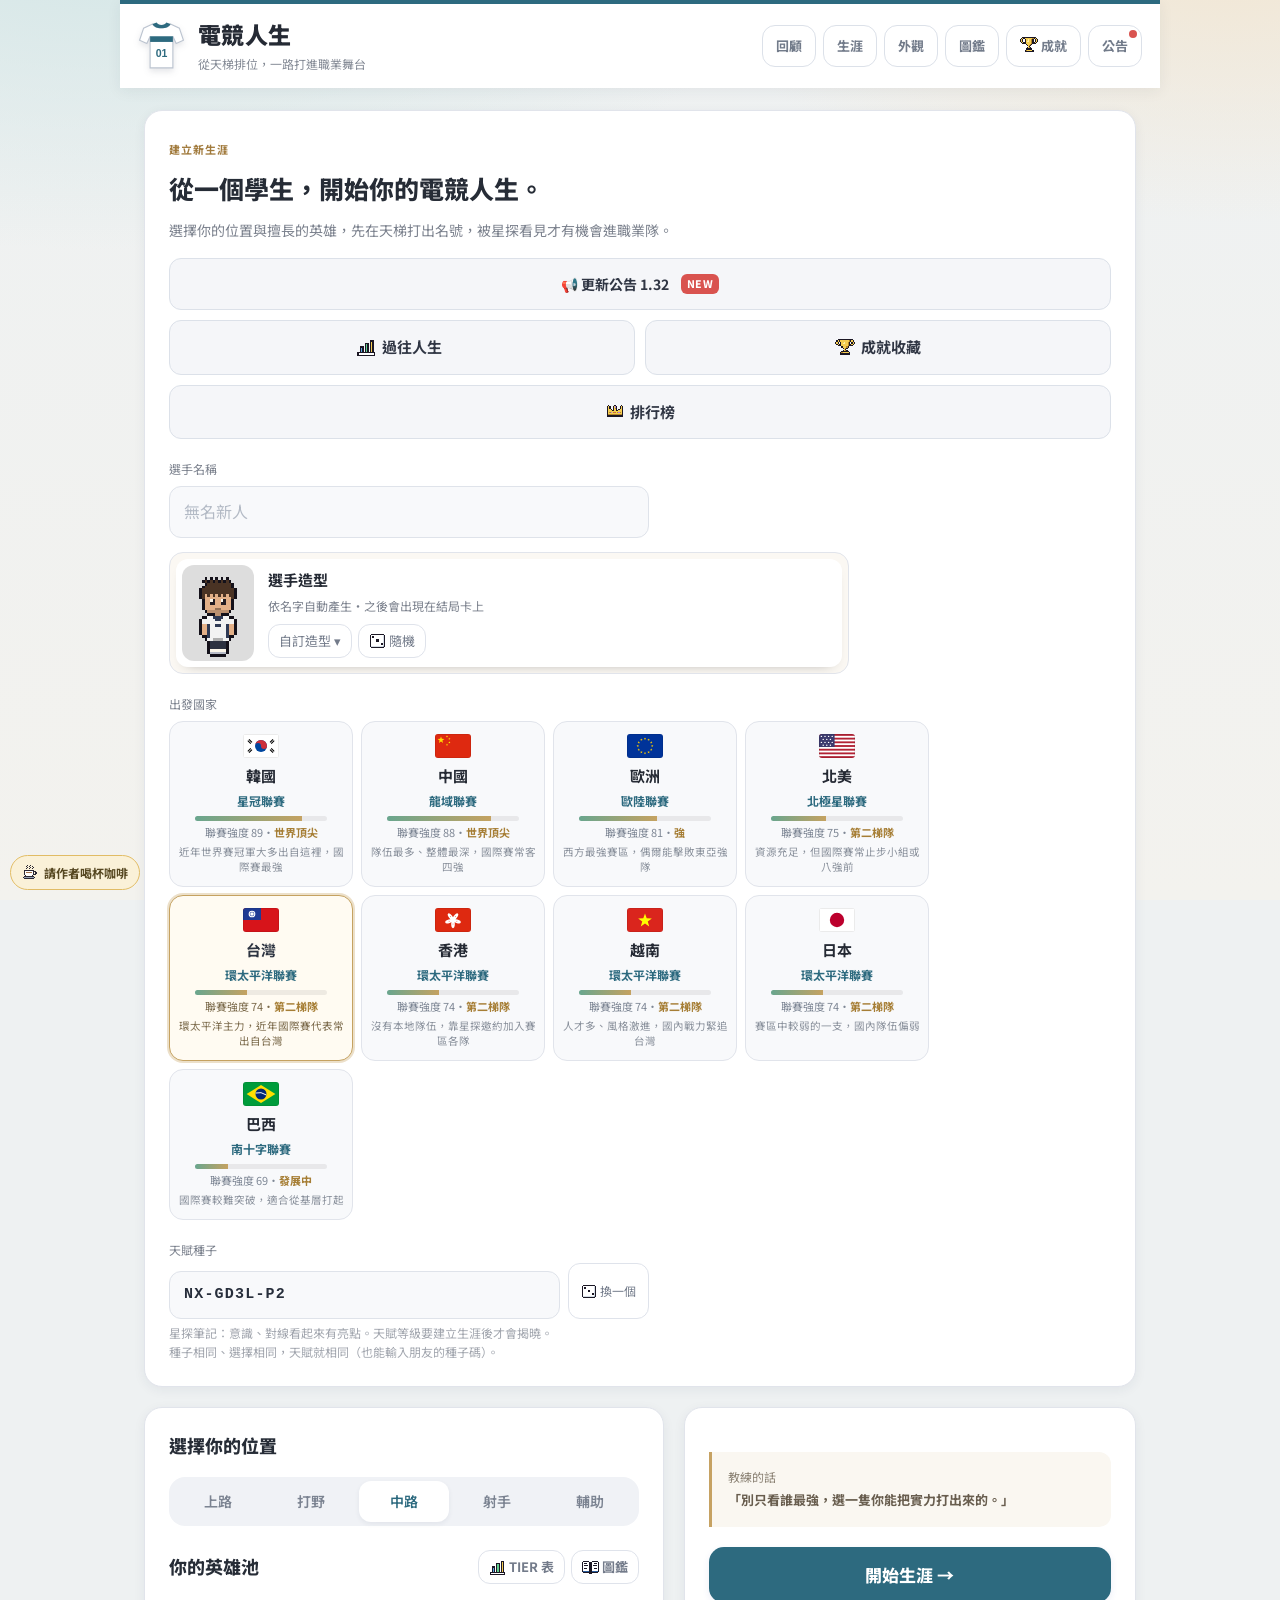
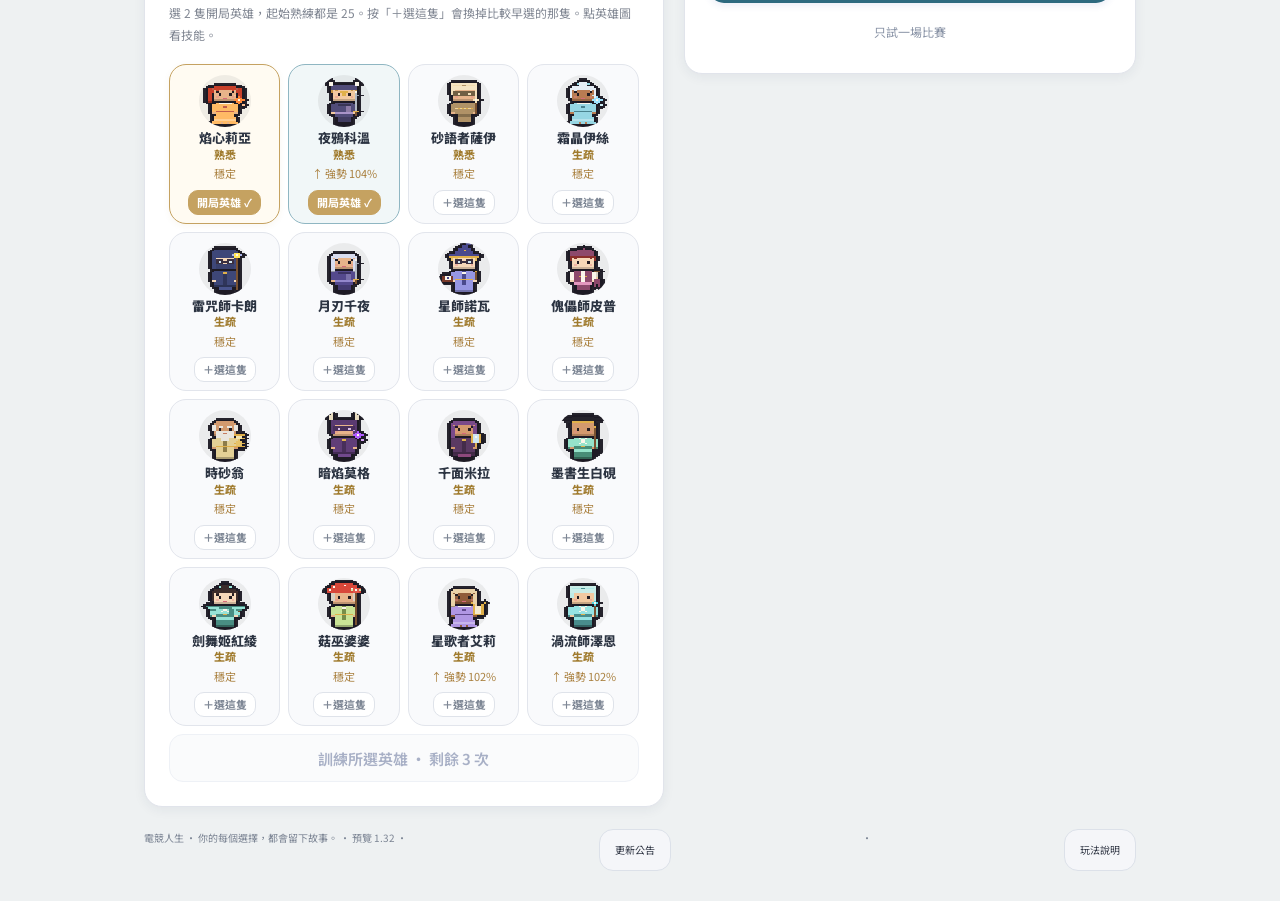
<file: career/game/index.html>
<!doctype html>
<html lang="zh-Hant"><meta charset="utf-8"><meta name="app-build" content="1.36"><meta name="viewport" content="width=device-width,initial-scale=1,maximum-scale=1,viewport-fit=cover"><title>電競人生</title>
<script>/* @license 電競人生 Esports Life (c) 2026 Anty. All rights reserved. Official: https://esports.bearledger.app/ */
!function(){var e="e26017169ad44b82abc7fcbaf4880d32";if(/(^|\.)(vercel|bearledger)\.app$/.test(location.hostname)){var t=document.createElement("script");t.defer=!0,t.src="https://static.cloudflareinsights.com/beacon.min.js",t.setAttribute("data-cf-beacon",JSON.stringify({token:e})),document.head.appendChild(t)}}();</script><meta name="theme-color" content="#ffffff"><link rel="manifest" href="manifest.webmanifest"><link rel="apple-touch-icon" href="icons/apple-touch-icon.png"><link rel="icon" href="icons/favicon-64.png"><meta name="apple-mobile-web-app-capable" content="yes"><meta name="apple-mobile-web-app-title" content="電競人生"><link rel="stylesheet" href="style.css"><link rel="stylesheet" href="touch-guard.css?v=100"><link rel="stylesheet" href="broadcast.css?v=18"><link rel="stylesheet" href="overview.css?v=31"><link rel="stylesheet" href="life-ui.css?v=18">
<link rel="stylesheet" href="experience.css?v=18"><link rel="stylesheet" href="team-interiors.css?v=18"><link rel="stylesheet" href="ui-polish.css?v=86b"><link rel="stylesheet" href="theme.css?v=53"><link rel="stylesheet" href="flow.css?v=156"><link rel="stylesheet" href="bp-cast.css?v=109">
<link rel="stylesheet" href="match-fix.css?v=101"><link rel="stylesheet" href="match-hud.css?v=112"><link rel="stylesheet" href="hero-dex.css?v=108"><link rel="stylesheet" href="highlight.css?v=116"><body><main>
<header><a class="brand" href="./">電競人生 <small>從網咖天梯走到職業舞台</small></a></header>
<section id="setup"><div class="intro"><p class="eyebrow">從沒人認識，到全場記住你的名字。</p><h1>巔峰之前<span>你的第一場先發。</span></h1><p>五個位置，十位選手。練你的絕活，讀懂版本，在真正重要的時刻做決定。</p></div>
<div class="grid"><article class="panel"><h2>選擇你的位置</h2><div id="roles" class="roles"></div><h2>你的英雄池</h2><div id="heroes"></div><button id="train" class="secondary">訓練所選英雄 · 剩餘 3 次</button></article><article class="panel"><div class="row"><h2>版本情報 <span id="patchId">1.1</span></h2><button id="patch" class="quiet">查看下一次更新</button></div><p class="muted">研究英雄的改動，安排下一次練習。</p><div id="patches"></div><div class="note">教練的話<br><strong>「別只看誰最強，選一隻你能把實力打出來的。」</strong></div><button id="start" class="primary">穿上隊服，進入比賽 →</button></article></div></section>
<section id="match" hidden><div class="scorebar"><div><small>BLUE / 逐光青訓</small><strong id="blueScore">0</strong></div><div class="clock"><b id="clock">00:00</b><small id="phase">對線期</small></div><div><small>RED / 赤潮青訓</small><strong id="redScore">0</strong></div></div><div class="matchgrid"><article class="arena"><canvas id="map" width="800" height="640" aria-label="五對五比賽地圖"></canvas><div class="mapfoot"><span>● 我方　<span class="red">● 對方</span>　<span class="gold">◆ 你</span></span><span>敵人僅在視野內顯示</span></div></article><aside class="panel"><div class="row"><h2 id="playerTitle"></h2><span id="power" class="tag"></span></div><p id="stats"></p><div class="row"><h3>戰場動態</h3><div><button id="pause" class="quiet">暫停</button><button id="speed" class="quiet">1×</button></div></div><div id="log" aria-live="polite"></div><div id="decision" hidden></div><div id="result" hidden></div></aside></div></section>
<footer>電競人生 · 你的每個選擇，都會留下故事。 · 預覽 1.32</footer>
</main><script src="roster.js?v=70b"></script><script src="game.js?v=38"></script><script src="battle.js?v=86"></script><script src="rift.js?v=36"></script>
<script src="rift-nav.js?v=32"></script><script src="macro.js?v=113"></script><script src="kits.js?v=76"></script><script src="career.js?v=120"></script><script src="jrpg-art.js?v=18"></script><script src="visuals.js?v=93"></script><script src="rift-art.js?v=93"></script><script src="broadcast.js?v=102"></script><script src="overview.js?v=102"></script><script src="asset-pack.js?v=18"></script><script src="life-ui.js?v=109"></script><script src="touch-guard.js?v=100"></script><script src="pixel-icons.js?v=102"></script><script src="equipment.js?v=116"></script><script src="experience.js?v=120"></script><script src="match-ui.js?v=96"></script><script src="field-actors.js?v=36"></script><script src="map-painter.js?v=94"></script><script src="draft.js?v=91"></script><script src="world.js?v=117"></script><script src="pro.js?v=139"></script><script src="growth.js?v=95"></script><script src="rank-art.js?v=78"></script><script src="ladder.js?v=129"></script><script src="meta.js?v=95"></script><script src="bp.js?v=122"></script><script src="chat.js?v=106"></script><script src="board.js?v=107"></script><script src="talent.js?v=117"></script><script src="hero-pixel.js?v=108"></script><script src="hero-ui.js?v=66"></script><script src="field-pixel.js?v=93"></script><script src="world-pixel.js?v=93"></script><script src="skill-fx.js?v=70"></script><script src="train-ui.js?v=89"></script><script src="pace.js?v=102"></script><script src="achievements.js?v=97"></script><script src="pwa.js?v=109"></script><script src="flow.js?v=91"></script><script src="bp-cast.js?v=90"></script><script src="player-look.js?v=96"></script><script src="career-score.js?v=92"></script><script src="ending.js?v=88"></script><script src="share-card.js?v=108"></script><script src="lives.js?v=110"></script><script src="notify.js?v=119"></script><script src="camp-ff.js?v=116"></script><script src="announce.js?v=142"></script><script src="scout-report.js?v=118"></script><script src="hdr-mini.js?v=120"></script><script src="guide.js?v=119"></script><script src="match-mobile.js?v=95"></script><script src="match-hud.js?v=103"></script><script src="hero-dex.js?v=120"></script><script src="plays.js?v=110"></script><script src="objectives.js?v=106"></script><script src="odds.js?v=117"></script><script src="highlight.js?v=119"></script>
<script src="review.js?v=1"></script>
<script src="offseason.js?v=14"></script>
<script src="ceremony.js?v=7"></script>
<script src="ach-share.js?v=1"></script>
<script src="pro-news.js?v=5"></script>
<script src="team-logo.js?v=4"></script>
<script src="life-events.js?v=4"></script>
<script src="life-content.js?v=3"></script>
<script src="life-arcs.js?v=2"></script>
<script src="life-stat.js?v=2"></script><script src="life-count.js?v=2"></script>
<script src="lb.js?v=4"></script></body></html>
</file>
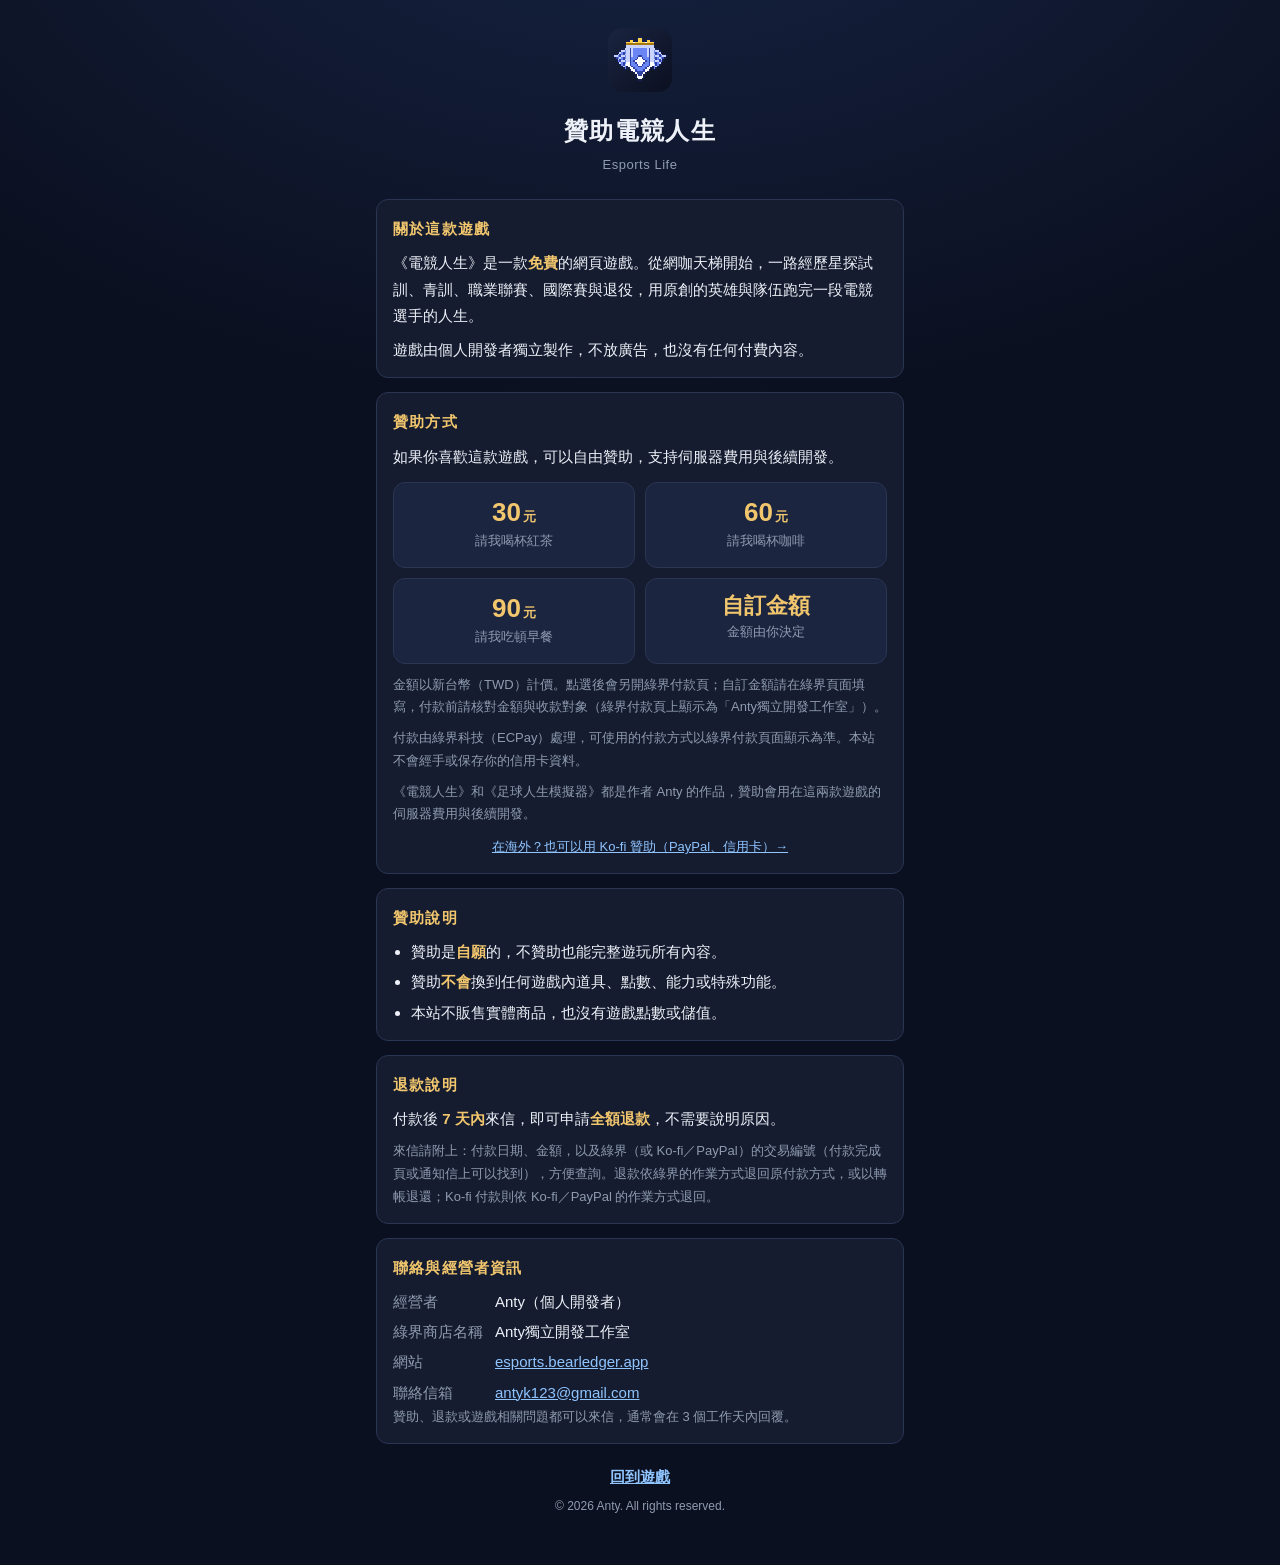
<file: career/game/support.html>
<!doctype html>
<html lang="zh-Hant">
<head>
<meta charset="utf-8">
<meta name="viewport" content="width=device-width,initial-scale=1,maximum-scale=1,viewport-fit=cover">
<meta name="theme-color" content="#0b1020">
<title>贊助電競人生</title>
<meta name="description" content="電競人生是免費網頁遊戲。如果你喜歡這款遊戲，可以自由贊助支持開發；贊助不會影響遊戲內容。">
<link rel="icon" href="icons/favicon-64.png">
<link rel="apple-touch-icon" href="icons/apple-touch-icon.png">
<style>
:root{--bg:#0b1020;--panel:#151c30;--panel2:#1c2540;--edge:#2a3554;--chalk:#eef1f8;--dim:#8f9bb0;--gold:#f1c66d;--link:#8fc4ff;
 --sans:'Noto Sans TC',-apple-system,'PingFang TC','Microsoft JhengHei',sans-serif}
*{box-sizing:border-box;margin:0;padding:0}
body{font-family:var(--sans);font-size:15px;line-height:1.75;color:var(--chalk);background:var(--bg);background-image:radial-gradient(ellipse 120% 60% at 50% -10%,#2b4a8a55 0%,transparent 60%);min-height:100vh}
main{max-width:560px;margin:0 auto;padding:calc(28px + env(safe-area-inset-top,0px)) 16px 48px}
header{text-align:center;margin-bottom:22px}
.logo{display:inline-block;width:64px;height:64px;border-radius:14px;margin-bottom:10px;image-rendering:pixelated}
h1{font-size:24px;font-weight:900;letter-spacing:.06em}
h1 small{display:block;font-size:13px;font-weight:500;color:var(--dim);letter-spacing:.04em;margin-top:2px}
section{background:var(--panel);border:1px solid var(--edge);border-radius:12px;padding:16px 16px 14px;margin-bottom:14px}
h2{font-size:15px;font-weight:700;color:var(--gold);letter-spacing:.08em;margin-bottom:8px}
p+p,ul+p,p+ul{margin-top:8px}
ul{padding-left:1.2em}li+li{margin-top:4px}
.dim{color:var(--dim);font-size:13px}
b{color:var(--gold);font-weight:700}
a{color:var(--link)}
.kofi-btn{display:block;text-align:center;margin:12px 0 10px;padding:12px 14px;border-radius:12px;background:var(--gold);color:#2a1d00;font-weight:900;font-size:16px;text-decoration:none}.kofi-btn:hover{filter:brightness(1.06)}.kofi-btn:focus-visible{outline:2px solid #fff;outline-offset:2px}
/* 綠界金額選項 */
.tiers{display:grid;grid-template-columns:1fr 1fr;gap:10px;margin:12px 0 10px}
.tier{display:flex;flex-direction:column;align-items:center;gap:2px;padding:14px 8px;border-radius:12px;background:var(--panel2);border:1px solid var(--edge);text-decoration:none;color:var(--chalk)}
.tier:hover{border-color:var(--gold)}.tier:focus-visible{outline:2px solid var(--gold);outline-offset:2px}
.tier .amt{font-size:26px;font-weight:900;color:var(--gold);line-height:1.2}.tier .amt small{font-size:13px;margin-left:2px}
.tier .what{font-size:13px;color:var(--dim)}
.kofi-line{display:block;text-align:center;margin-top:10px;font-size:13px}
dl{display:grid;grid-template-columns:auto 1fr;gap:4px 12px}dt{color:var(--dim)}dd{word-break:break-all}
.back{display:block;text-align:center;margin:20px 0 6px;font-weight:700}
footer{text-align:center;color:var(--dim);font-size:12px}
*{-webkit-tap-highlight-color:transparent}html{touch-action:manipulation;-webkit-text-size-adjust:100%}html,body{overscroll-behavior-y:none}
</style>
</head>
<body>
<main>
<header>
 <img class="logo" src="icons/icon-192.png" alt="">
 <h1>贊助電競人生<small>Esports Life</small></h1>
</header>
<section>
 <h2>關於這款遊戲</h2>
 <p>《電競人生》是一款<b>免費</b>的網頁遊戲。從網咖天梯開始，一路經歷星探試訓、青訓、職業聯賽、國際賽與退役，用原創的英雄與隊伍跑完一段電競選手的人生。</p>
 <p>遊戲由個人開發者獨立製作，不放廣告，也沒有任何付費內容。</p>
</section>
<section>
 <h2>贊助方式</h2>
 <p>如果你喜歡這款遊戲，可以自由贊助，支持伺服器費用與後續開發。</p>
 <div class="tiers">
  <a class="tier" href="https://p.ecpay.com.tw/C31B3DC" target="_blank" rel="noopener noreferrer"><span class="amt">30<small>元</small></span><span class="what">請我喝杯紅茶</span></a>
  <a class="tier" href="https://p.ecpay.com.tw/0A8B725" target="_blank" rel="noopener noreferrer"><span class="amt">60<small>元</small></span><span class="what">請我喝杯咖啡</span></a>
  <a class="tier" href="https://p.ecpay.com.tw/B04F2CD" target="_blank" rel="noopener noreferrer"><span class="amt">90<small>元</small></span><span class="what">請我吃頓早餐</span></a>
  <a class="tier" href="https://p.ecpay.com.tw/9902FD8" target="_blank" rel="noopener noreferrer"><span class="amt" style="font-size:22px">自訂金額</span><span class="what">金額由你決定</span></a>
 </div>
 <p class="dim">金額以新台幣（TWD）計價。點選後會另開綠界付款頁；自訂金額請在綠界頁面填寫，付款前請核對金額與收款對象（綠界付款頁上顯示為「Anty獨立開發工作室」）。</p>
 <p class="dim">付款由綠界科技（ECPay）處理，可使用的付款方式以綠界付款頁面顯示為準。本站不會經手或保存你的信用卡資料。</p>
 <p class="dim">《電競人生》和《足球人生模擬器》都是作者 Anty 的作品，贊助會用在這兩款遊戲的伺服器費用與後續開發。</p>
 <a class="kofi-line" href="https://ko-fi.com/footlife" target="_blank" rel="noopener">在海外？也可以用 Ko-fi 贊助（PayPal、信用卡）→</a>
</section>
<section>
 <h2>贊助說明</h2>
 <ul>
  <li>贊助是<b>自願</b>的，不贊助也能完整遊玩所有內容。</li>
  <li>贊助<b>不會</b>換到任何遊戲內道具、點數、能力或特殊功能。</li>
  <li>本站不販售實體商品，也沒有遊戲點數或儲值。</li>
 </ul>
</section>
<section>
 <h2>退款說明</h2>
 <p>付款後 <b>7 天內</b>來信，即可申請<b>全額退款</b>，不需要說明原因。</p>
 <p class="dim">來信請附上：付款日期、金額，以及綠界（或 Ko-fi／PayPal）的交易編號（付款完成頁或通知信上可以找到），方便查詢。退款依綠界的作業方式退回原付款方式，或以轉帳退還；Ko-fi 付款則依 Ko-fi／PayPal 的作業方式退回。</p>
</section>
<section>
 <h2>聯絡與經營者資訊</h2>
 <dl>
  <dt>經營者</dt><dd>Anty（個人開發者）</dd>
  <dt>綠界商店名稱</dt><dd>Anty獨立開發工作室</dd>
  <dt>網站</dt><dd><a href="https://esports.bearledger.app/">esports.bearledger.app</a></dd>
  <dt>聯絡信箱</dt><dd><a href="mailto:antyk123@gmail.com">antyk123@gmail.com</a></dd>
 </dl>
 <p class="dim">贊助、退款或遊戲相關問題都可以來信，通常會在 3 個工作天內回覆。</p>
</section>
<a class="back" href="./">回到遊戲</a>
<footer>© 2026 Anty. All rights reserved.</footer>
</main>
</body>
</html>
</file>
<file: career/game/style.css>
@import url('https://fonts.googleapis.com/css2?family=Noto+Sans+TC:wght@400;600;800&display=swap');
.rifttimers{display:flex;gap:12px}.rifttimers>span{flex:1;background:#14292b;padding:10px;font-size:12px;color:#b9cbbf}.rifttimers b{display:block;color:#ead9a2;margin-top:6px}.maptools{flex-wrap:wrap}.maptools>div{flex-wrap:wrap}
.avatar:has(canvas){padding:0;background:#152b2c;overflow:hidden;flex-shrink:0;width:64px;height:72px;border-radius:10px}.avatar canvas{width:64px;height:72px}.maptools{display:flex;align-items:center;justify-content:space-between;gap:8px;padding:12px 14px;background:#172c30;border-bottom:1px solid #3c5350;color:#e1d8b6;font-size:13px}.maptools small{display:block;font-size:8px;color:#91aaa5;letter-spacing:2px;margin-top:3px}.maptools>div{display:flex;gap:5px}.maptools button{font-size:11px;border-color:#42605b;color:#c8d6c5}.arena{box-shadow:0 10px 35px #0003}#artbook{background:#17282d;border:1px solid #52685e;border-radius:16px;color:#e7eee9;padding:25px;width:min(1050px,94vw);max-height:88dvh;overflow:auto}#artbook::backdrop{background:#071319cc;backdrop-filter:blur(5px)}.artbookhead{display:flex;justify-content:space-between;align-items:center;gap:12px}.artbookhead h2{font-size:25px;margin:0}.artgrid{display:grid;grid-template-columns:repeat(3,1fr);gap:15px}.artgrid article{border:1px solid #3a504e;border-radius:10px;overflow:hidden;background:#1a3031;padding-bottom:16px}.artgrid canvas{width:100%;height:auto}.artgrid h3,.artgrid p,.artgrid article>small{margin:12px 14px 0;display:block}.artgrid h3{color:#e8d5a5}.artgrid h3 small{font-size:10px;color:#9cb5ac;font-weight:400;display:block;margin-top:4px}.artgrid p{color:#c9ddc1;font-size:12px}.artgrid article>small{font-size:10px;color:#9cb5ac;line-height:1.7}@media(max-width:760px){.maptools{padding:10px}.maptools button{padding:6px;font-size:10px}.artgrid{grid-template-columns:repeat(2,minmax(0,1fr));gap:9px}#artbook{padding:15px}.artbookhead h2{font-size:20px}.artgrid h3,.artgrid p,.artgrid article>small{margin-left:10px;margin-right:10px}}
.namefield{display:block;margin:20px 0;color:#98aab4;font-size:12px}.namefield input{display:block;background:#19232f;border:1px solid #3b4d57;border-radius:6px;padding:12px;color:#e7eee9;font:inherit;width:min(100%,320px);margin-top:8px}.namefield input:focus{outline:2px solid #b7ef86}
.careerhead>div{min-width:0;overflow-wrap:anywhere}.traininglink{display:block;color:#b7ef86;padding:12px 0;font-size:12px;text-decoration:none}#weeklyTraining{scroll-margin-top:20px}
.careerwelcome{padding:30px 0 0;max-width:750px}.careerwelcome h2{font-size:24px}.careerwelcome p{color:#98aab4}.careerhead{display:flex;justify-content:space-between;align-items:center;gap:14px;margin:30px 0 20px}.careerhead h2{font-size:24px;margin:0}.careergrid,.draftgrid{display:grid;grid-template-columns:1.2fr 1fr;gap:22px;margin-bottom:25px}.playerstats{display:grid;grid-template-columns:repeat(4,1fr);gap:10px}.playerstats span{font-size:11px;color:#98aab4}.playerstats b{display:block;font-size:27px;color:#b7ef86}.storychoice{display:block;width:100%;text-align:left;margin:8px 0}.storychoice small,.courses small,.banlist small{display:block;color:#98aab4;font-size:10px;margin-top:5px}.courses{display:flex;gap:7px;margin-top:20px}.courses button{flex:1;padding:10px 5px;font-size:12px}.storyresult,.careerevaluation{padding:13px;border-left:2px solid #b7ef86;background:#15251f;color:#cde7c2}.standings>div,.schedule>div{display:flex;gap:12px;align-items:center;justify-content:space-between;padding:12px 0;border-bottom:1px solid #2c3b49}.standings small{color:#98aab4;font-size:11px}.standings .ours{color:#b7ef86}.schedule{font-size:12px;color:#98aab4}.banlist{display:grid;grid-template-columns:repeat(3,1fr);gap:7px}#draft{padding-top:28px}#draft h1{font-size:38px}#draft h1 span{font-size:20px}#draftBack{margin-bottom:20px}.careerhead .quiet{flex-shrink:0}@media(max-width:760px){.careergrid,.draftgrid{grid-template-columns:1fr}.careerhead h2{font-size:20px}.careerhead{align-items:flex-start}.careerhead .quiet{font-size:10px;max-width:100px}.playerstats{gap:5px}.playerstats b{font-size:24px}.careerwelcome h2{font-size:21px}.courses button{font-size:11px}}
.battlemeters{display:flex;gap:14px;padding:12px;background:#111d27;border-radius:7px}.battlemeters>div{flex:1;min-width:0}.battlemeters small{display:block;color:#98aab4;font-size:10px}.battlemeters meter{width:100%;height:13px;accent-color:#b7ef86}.resultstats{display:grid;grid-template-columns:1fr 1fr;gap:10px;margin:18px 0}.resultstats span{background:#111d27;padding:12px;color:#98aab4;font-size:11px}.resultstats b{display:block;color:#e7eee9;font-size:20px}#decision{scroll-margin-top:20px}#power{max-width:52%;line-height:1.6}.hero{flex-wrap:wrap}.hero .skillpreview{flex-basis:100%;border-top:1px solid #ffffff12;padding-top:8px;color:#b7cbbb;font-size:11px}
:root{color-scheme:dark;--bg:#101821;--panel:#19232f;--line:#2c3b49;--text:#e7eee9;--muted:#98aab4;--green:#b7ef86;--gold:#f1c66d}*{box-sizing:border-box}body{margin:0;background:radial-gradient(ellipse at 75% 0,#233a3b,transparent 65%),var(--bg);color:var(--text);font:15px 'Noto Sans TC',sans-serif}main{max-width:1240px;margin:auto;padding:30px}header,.row{display:flex;align-items:center;justify-content:space-between;gap:12px}header{padding-bottom:25px;border-bottom:1px solid var(--line)}.brand{color:var(--green);text-decoration:none;font-weight:800;letter-spacing:2px}.brand small{display:block;color:var(--muted);font-size:10px;letter-spacing:1px;margin-top:6px}.tag{font-size:11px;border:1px solid var(--line);border-radius:5px;padding:7px 10px;color:var(--muted)}.intro{padding:45px 0 30px}.eyebrow{color:var(--green);font-size:13px;letter-spacing:2px}h1{font-size:52px;margin:12px 0;letter-spacing:-2px;line-height:1.25}h1 span{display:block;color:var(--muted);font-size:30px;font-weight:400;letter-spacing:0}p{line-height:1.8}h2{font-size:16px;margin:0 0 20px}h3{font-size:14px}button{font:inherit;cursor:pointer;border:1px solid var(--line);border-radius:7px;background:#22313e;color:var(--text);padding:11px 15px;transition:background .15s}button:hover{background:#344b50}button:focus-visible{outline:2px solid var(--green);outline-offset:3px}button:disabled{opacity:.45;cursor:default}.grid{display:grid;grid-template-columns:1.15fr 1fr;gap:22px}.panel{background:var(--panel);border:1px solid var(--line);border-radius:14px;padding:25px;min-width:0}.roles{display:flex;gap:7px;margin-bottom:28px;flex-wrap:wrap}.selected{border-color:var(--green);background:#31483b}.hero{display:flex;text-align:left;width:100%;gap:15px;align-items:center;margin-bottom:10px}.avatar{font-size:24px;background:#14212a;border-radius:8px;padding:12px}.hero strong{display:block}.hero small{display:block;color:var(--muted);margin-top:4px}.hero .rate{margin-left:auto;color:var(--gold);white-space:nowrap}.primary{background:var(--green);color:#18241b;font-weight:800;width:100%;border:0;padding:16px}.primary:hover{background:#d0ffa9}.secondary{width:100%;margin-top:8px}.quiet{padding:6px 9px;font-size:12px;background:transparent}.muted{color:var(--muted);font-size:13px}.note{margin:24px 0;padding:18px;border-left:2px solid var(--green);background:#14212a;color:var(--muted);line-height:1.9}.note strong{color:var(--text);font-size:13px}.patchline{padding:12px 0;border-bottom:1px solid var(--line);font-size:13px}.up{color:var(--green)}.down,.red{color:#f48b86}.gold{color:var(--gold)}footer{display:flex;justify-content:space-between;gap:12px;font-size:11px;color:var(--muted);padding-top:30px}.scorebar{display:flex;justify-content:space-around;align-items:center;padding:25px;background:#18242c;margin:25px 0 16px;border-radius:10px}.scorebar>div{display:flex;align-items:center;gap:22px}.scorebar strong{font-size:36px;color:var(--green)}.scorebar>div:last-child strong{color:#f48b86}.scorebar small{font-size:11px;color:var(--muted)}.scorebar .clock{flex-direction:column;gap:3px}.clock b{font-size:25px}.matchgrid{display:grid;grid-template-columns:1.55fr 1fr;gap:18px;align-items:start}.arena{border:1px solid var(--line);border-radius:12px;overflow:hidden;background:#142a29}canvas{display:block;width:100%;height:auto}.mapfoot{display:flex;justify-content:space-between;padding:12px;font-size:10px;background:#18242c;color:var(--muted)}#log{max-height:180px;overflow:auto;color:var(--muted);font-size:12px}#log p{padding:8px 0;margin:0;border-bottom:1px solid var(--line)}#decision{border-top:1px solid var(--gold);margin-top:20px;padding-top:20px}#decision h2{color:var(--gold)}.choice{width:100%;text-align:left;display:block;margin:10px 0}.choice small{display:block;color:var(--muted);line-height:1.6;margin-top:5px}#result h2{font-size:25px;color:var(--green)}[hidden]{display:none!important}@media(max-width:760px){main{padding:18px}.intro{padding-top:25px}h1{font-size:40px}h1 span{font-size:24px}.grid,.matchgrid{grid-template-columns:1fr}.panel{padding:18px}header>.tag{display:none}footer{flex-direction:column}.scorebar>div{gap:7px;flex-direction:column}.scorebar small{font-size:10px}.scorebar strong{font-size:26px}.mapfoot{font-size:9px}.roles button{flex:1;padding:10px}#log{max-height:115px}}
.tactics{margin:8px 0 10px;border:1px solid var(--line,#2c3a44);border-radius:10px;padding:6px 10px;background:rgba(255,255,255,.02)}
.tactics summary{cursor:pointer;font-weight:600;font-size:13px}.tactics summary small{font-weight:400;opacity:.65;margin-left:6px}
.tactic-row{display:flex;align-items:center;gap:8px;margin-top:6px;flex-wrap:wrap}.tactic-row>span{width:52px;font-size:12px;opacity:.75}
.tactic-row>div{display:flex;gap:4px;flex-wrap:wrap}.tactic-row button{font-size:12px;padding:4px 9px}
.tactic-row button.selected,.spell-options button.selected{outline:2px solid #f1c66d;outline-offset:-2px}
.spell-pick{margin:10px 0}.spell-options{display:flex;gap:6px;flex-wrap:wrap}.spell-options button{display:flex;flex-direction:column;align-items:flex-start;gap:2px;padding:6px 10px;font-size:13px;text-align:left}
.spell-options button small{font-size:11px;opacity:.7}
</file>
<file: career/game/touch-guard.css>
*{-webkit-tap-highlight-color:transparent}
html{touch-action:manipulation;-webkit-text-size-adjust:100%;text-size-adjust:100%}
html,body{overscroll-behavior-y:none}
button,a,input,select,label,summary,[role=button],[data-hero]{touch-action:manipulation}
button,summary,.mh-row,.mh-rail,.dx-tile,.cast-champion{-webkit-user-select:none;user-select:none}
dialog,.life-dialog,.mh-body,.mh-drawer,.lc-list,#heroes{overscroll-behavior:contain}
body.tg-lock{position:fixed!important;left:0;right:0;width:100%;overflow:hidden!important}
</file>
<file: career/game/broadcast.css>
.broadcast-match .scorebar{display:none}.broadcast-match .matchgrid{display:block}.broadcast-match .matchgrid>aside{margin-top:18px}.broadcast-stage{position:relative;aspect-ratio:16/10;overflow:hidden;background:#10242b}.broadcast-stage>#map{position:absolute;inset:0;width:100%;height:100%}.broadcast-stage button{border-radius:0}.cast-top{position:absolute;top:0;left:14%;width:72%;height:8.5%;display:grid;grid-template-columns:1fr 1fr 1fr;background:linear-gradient(#182d36,#10212a);border:1px solid #8e8160;box-shadow:0 4px 16px #0006;align-items:center;text-align:center}.cast-team{display:grid;grid-template-columns:1fr auto;padding:4px 13px;gap:2px;align-items:center}.cast-team small{font-size:8px;letter-spacing:1px;color:#8dabae;grid-column:1/-1}.cast-team strong{font-size:19px;color:#8bd5e6}.cast-team span{font-size:10px;color:#d5cba9;white-space:nowrap}.cast-team.redteam strong{color:#ef9b94}.cast-score{display:flex;justify-content:center;align-items:center;gap:16px}.cast-score>b{font-size:29px;color:#8bd5e6}.cast-score>b:last-child{color:#ef9b94}.cast-score>span{display:flex;flex-direction:column;gap:2px}.cast-score small{font-size:12px;color:#d9d0b8}.cast-score i{font-size:8px;font-style:normal;color:#9aaeb2}.cast-roster{position:absolute;top:13%;width:11.5%;display:flex;flex-direction:column;gap:5px}.cast-left{left:0}.cast-right{right:0}.cast-champion{position:relative;display:flex;gap:5px;align-items:center;padding:6px 4px;background:#10242be8;border:1px solid #48727d88;border-left:3px solid #76c5d6;text-align:left;min-width:0;width:100%;height:62px}.cast-right .cast-champion{border-left:1px solid #8c676988;border-right:3px solid #dc8d84;flex-direction:row-reverse;text-align:right}.cast-champion canvas{width:31px;height:38px;flex-shrink:0;background:#1b3338;border:1px solid #465c5b}.cast-champion>div{flex:1;min-width:0}.cast-champion strong{display:block;white-space:nowrap;overflow:hidden;text-overflow:ellipsis;font-size:11px;color:#d8e8e1}.cast-champion small{font-size:8px;color:#9eafaa;display:block}.cast-champion em{font-size:9px;font-style:normal;color:#d1c9ad}.cast-health{display:block;height:4px;background:#1c3337;margin:3px 0}.cast-health i{display:block;height:100%;background:#8fc4a3}.cast-right .cast-health i{background:#d99889}.cast-respawn{position:absolute;left:7px;top:10px;color:#fff3e0;text-shadow:0 1px 3px #000;font-size:20px}.cast-right .cast-respawn{right:7px;left:auto}.cast-champion.dead canvas{filter:grayscale(1);opacity:.4}.cast-champion.unknown canvas{opacity:.45}.cast-champion.you{background:#354337ed;border-color:#e4c982}.cast-resources{position:absolute;top:9.5%;left:16%;right:16%;display:flex;justify-content:space-between;gap:10px;pointer-events:none}.cast-resources span{font-size:10px;color:#e7d7af;background:#142933d9;padding:4px 8px;border:1px solid #9b906144}.cast-dock{position:absolute;bottom:0;left:0;right:0;height:20.5%;display:grid;grid-template-columns:1fr 1.7fr .95fr;align-items:stretch;gap:9px;background:linear-gradient(#14272df5,#0b1a22);border-top:2px solid #a49364;padding:7px 10px}.cast-player{display:flex;gap:9px;align-items:center;min-width:0}.cast-player>canvas{width:53px;height:63px;flex-shrink:0;background:#1b3337;border:1px solid #ac9b69}.cast-player>div{min-width:0}.cast-player strong{display:block;font-size:16px;color:#e1d4ab}.cast-player small{display:block;font-size:10px;color:#bccbbd;margin:6px 0}.cast-player span{display:block;font-size:10px;color:#9ecbc7;line-height:1.6}.cast-league{text-align:center;font-size:12px;font-weight:800;color:#a2d5e4;border-bottom:1px solid #8f8251;padding-bottom:4px;letter-spacing:1px;white-space:nowrap;overflow:hidden;text-overflow:ellipsis}.cast-table{min-width:0}.cast-table #castScoreRows>div{display:grid;grid-template-columns:1fr .8fr .6fr .8fr 1fr;gap:3px;font-size:10px;align-items:center;padding:3px 0;text-align:center;border-bottom:1px solid #ffffff0a}.cast-table b{font-size:9px;color:#d8caac;font-weight:400}.cast-table span{color:#a5d1d8;white-space:nowrap;overflow:hidden;text-overflow:ellipsis}.cast-table span:last-child{color:#e1aba0}.cast-table small{font-size:8px;color:#8d9e9d}.cast-minimap{position:relative;min-width:0;display:flex;align-items:center;justify-content:center}.cast-minimap canvas{height:100%;width:auto;max-width:100%;aspect-ratio:5/4;border:2px solid #9f8f63;cursor:crosshair;background:#193737}.cast-minimap small{position:absolute;bottom:4px;left:0;right:0;text-align:center;font-size:8px;color:#fff1bb;background:#15252d99;pointer-events:none}.cast-notice{position:absolute;bottom:24%;left:25%;right:25%;text-align:center}.cast-notice button{font-size:13px;background:#1c3034e8;border:1px solid #d4ba78;color:#ffe2a1}.cast-camera-tools{display:flex;align-items:center;gap:7px;padding:8px 12px;background:#12262a;border-bottom:1px solid #38514d}.cast-camera-tools>span{font-size:11px;color:#9eb4a7;margin-right:auto}.cast-camera-tools button{font-size:11px}.broadcast-match .mapfoot{padding:8px 12px}@media(min-width:1100px){body:has(.broadcast-match:not([hidden])) main{max-width:1440px}.cast-champion{height:72px}.cast-champion canvas{width:36px;height:43px}.cast-champion strong{font-size:12px}}@media(max-width:760px),(max-height:600px){.cast-top{left:10%;width:80%;height:10%}.cast-team{padding:1px 3px;display:flex;flex-direction:column;gap:1px}.cast-team small{display:none}.cast-team strong{font-size:11px}.cast-team span{font-size:6px}.cast-score{gap:5px}.cast-score>b{font-size:16px}.cast-score small{font-size:8px}.cast-score i{font-size:5px}.cast-roster{width:12%;top:18%;gap:2px}.cast-champion,.cast-right .cast-champion{display:block;padding:2px;height:35px;text-align:center;border-width:1px}.cast-champion canvas{width:16px;height:19px;float:left;margin-right:2px}.cast-right .cast-champion canvas{float:right;margin-left:2px;margin-right:0}.cast-champion strong{font-size:6px}.cast-champion small{display:none}.cast-champion em{font-size:6px}.cast-health{height:2px;margin:2px 0}.cast-respawn{font-size:11px;left:2px;top:3px}.cast-right .cast-respawn{right:2px}.cast-resources{top:11%;left:14%;right:14%;gap:4px}.cast-resources span{font-size:6px;padding:2px 4px}.cast-dock{gap:4px;padding:3px 4px;grid-template-columns:.9fr 1.6fr .9fr;height:21%}.cast-player{gap:3px}.cast-player>canvas{width:22px;height:28px}.cast-player strong{font-size:8px}.cast-player small{font-size:6px;margin:2px 0}.cast-player span{font-size:6px;line-height:1.5}.cast-league{font-size:7px;padding-bottom:2px;letter-spacing:0}.cast-table #castScoreRows>div{font-size:6px;padding:1px 0;gap:1px}.cast-table b,.cast-table small{font-size:5px}.cast-minimap canvas{border-width:1px}.cast-minimap small{display:none}.cast-camera-tools{gap:4px;padding:7px}.cast-camera-tools button{font-size:10px;padding:5px 7px}.cast-camera-tools>span{font-size:10px}.cast-notice{left:20%;right:20%}.cast-notice button{font-size:9px;padding:5px}.broadcast-match .maptools>span small{display:none}}
.broadcast-stage{aspect-ratio:16/9;max-height:calc(100dvh - 190px)}@media(max-width:760px),(max-height:600px){.broadcast-stage{aspect-ratio:16/10;max-height:none}.cast-roster{bottom:22%;height:auto}.cast-champion,.cast-right .cast-champion{flex:1;min-height:0;height:auto;padding:1px}.cast-champion canvas{width:13px;height:16px}.cast-champion em{font-size:5px}.cast-health{margin:1px 0}.cast-champion strong{font-size:6px}}
@media(max-height:600px) and (min-width:761px){.broadcast-stage{max-height:calc(100dvh - 200px);aspect-ratio:16/9}}
</file>
<file: career/game/overview.css>
.overview-arena .broadcast-stage{width:100%;aspect-ratio:6/5;max-height:calc(100dvh - 220px);min-height:350px}.overview-arena .cast-dock,.overview-arena .cast-minimap{display:none}.overview-arena .cast-top{left:13%;width:74%;height:9%}.overview-arena .cast-roster{top:19%;bottom:12%;width:12%;gap:7px}.overview-arena .cast-champion{flex:1;min-height:0;max-height:85px}.overview-arena .cast-resources{top:11%;left:21%;right:21%}.overview-arena .cast-notice{bottom:3%;left:28%;right:28%}.overview-details{border-top:1px solid #3d5751;padding:12px 18px;background:#13292c}.overview-details>summary{color:#c8d8bd;font-size:12px;cursor:pointer}.overview-details .cast-table{margin-top:14px}.overview-details .cast-league{font-size:14px}.overview-details .cast-table #castScoreRows>div{font-size:13px;padding:8px}.overview-details .cast-table b{font-size:12px}.overview-details .cast-table small{font-size:11px}.overview-bar{display:flex;align-items:center;justify-content:space-between;gap:16px;padding:12px 18px;background:#182e30;border-top:1px solid #405a50}.overview-bar .cast-player>canvas{width:35px;height:42px}.overview-bar .cast-player strong{font-size:13px}.overview-bar .cast-player small{font-size:11px}.overview-bar .cast-player span{font-size:10px}.overview-hint{font-size:11px;color:#b8c9bc;display:flex;align-items:center;gap:12px;max-width:60%;line-height:1.7}.tactical-overview #map{cursor:zoom-in}.overview-arena .cast-notice button{font-size:11px;padding:5px 10px}.overview-arena .cast-camera-tools [data-camera=full]{order:0}.overview-arena .mapfoot{font-size:10px}@media(max-width:760px){.overview-arena .broadcast-stage{aspect-ratio:6/5;max-height:none;min-height:0}.overview-arena .cast-top{left:11%;width:78%;height:11%}.overview-arena .cast-roster{top:22%;bottom:13%;gap:4px}.overview-arena .cast-champion{max-height:none;padding:2px}.overview-arena .cast-champion canvas{width:17px;height:20px}.overview-arena .cast-champion strong{font-size:7px}.overview-arena .cast-champion em{font-size:6px}.overview-arena .cast-resources{top:13%;left:17%;right:17%}.overview-arena .cast-notice{bottom:1%;left:20%;right:20%}.overview-arena .cast-notice button{font-size:8px}.overview-bar{padding:10px;gap:8px;align-items:flex-start}.overview-bar .cast-player{flex:1}.overview-bar .cast-player>canvas{width:24px;height:30px}.overview-bar .cast-player strong{font-size:11px}.overview-bar .cast-player small,.overview-bar .cast-player span{font-size:8px}.overview-hint{flex:1;font-size:9px;display:flex;flex-direction:column;align-items:flex-start;gap:5px;max-width:48%}.overview-hint button{font-size:10px}.overview-details{padding:11px}.overview-details .cast-table #castScoreRows>div{font-size:10px;padding:7px 0}.overview-details .cast-table b,.overview-details .cast-table small{font-size:9px}.overview-arena .mapfoot{font-size:8px}}@media(max-height:600px) and (min-width:761px){.overview-arena .broadcast-stage{min-height:280px;max-height:none;aspect-ratio:2/1}.overview-arena .cast-roster{top:20%;bottom:12%;gap:3px}.overview-arena .cast-champion{padding:2px}.overview-arena .cast-champion canvas{width:18px;height:22px}}
.broadcast-stage.zoomed>#map{touch-action:none;cursor:grab}.broadcast-stage.zoomed.dragging>#map{cursor:grabbing}
#zoomBack{position:absolute;top:10px;right:10px;z-index:6;padding:7px 14px;border-radius:999px!important;background:rgba(14,28,34,.86);color:#eaf3ee;border:1px solid #6f9a8a;font-size:13px;box-shadow:0 2px 10px rgba(0,0,0,.35);cursor:pointer}#zoomBack:hover{background:rgba(30,52,58,.95)}
@media (max-width:640px){#zoomBack{top:6px;right:6px;padding:6px 11px;font-size:12px}}
</file>
<file: career/game/life-ui.css>
:root{color-scheme:light;--bg:#eef0f5;--panel:#fff;--line:#e1e4eb;--text:#252a34;--muted:#7b818d;--green:#36896c;--gold:#ad7d2a;--life-blue:#334fa5;--life-gold:#ae7c28;--life-shadow:0 3px 12px #202f4910}
html{scroll-padding-top:190px}body{background:#eef0f5;color:var(--text);font-size:15px;line-height:1.75;background-image:none}main,body:has(.broadcast-match:not([hidden])) main{max-width:1040px;padding:0 24px 30px;margin:auto}button,input{font-family:'Noto Sans TC',-apple-system,'Microsoft JhengHei',sans-serif}button{border-radius:14px;border:1px solid #dce1e9;background:#f5f6f9;color:#303644;box-shadow:none;line-height:1.5}button:hover{background:#eceff6;border-color:#c5cddf}button:focus-visible,a:focus-visible,input:focus-visible{outline:2px solid #5275cb;outline-offset:3px}button:disabled{opacity:.43}.primary{background:var(--life-blue);color:white;border:0;border-radius:15px;font-weight:800;font-size:17px;min-height:54px;padding:15px 20px;box-shadow:0 3px 7px #334fa518}.primary:hover{background:#29418c}.secondary{background:#f5f6f9;color:#374b7d;border:1px solid #d9dfeb;border-radius:14px;min-height:48px;font-weight:600}.quiet{border-radius:12px;padding:8px 12px;color:#737b8a;border:1px solid #dfe3eb;background:white;font-size:12px}.quiet:hover{background:#f3f5fa}.selected{border-color:#c8a86b;background:#fffaf0;color:#363b45}.muted{color:#818793;font-size:12px}.eyebrow{color:#a17a3c;letter-spacing:1px;font-size:11px}h1,h2,h3{color:#262c36;letter-spacing:0}h2{font-size:18px;line-height:1.55;font-weight:800;margin-bottom:18px}h3{font-size:16px;font-weight:800}p{line-height:1.85}.tag{background:#f5f6f9;border-color:#e3e6ec;color:#747d8b;border-radius:20px}.up,.gold{color:#a67b31}.down,.red{color:#bf5e58}
header.life-header{position:sticky;top:0;z-index:30;display:block;background:#fff;border:0;border-top:4px solid #a5aab4;padding:calc(14px + env(safe-area-inset-top,0px)) 18px 14px;margin:0 -24px 22px;box-shadow:0 3px 14px #1f2e4310}.life-header.is-career{border-top-color:#b98d3c}.life-top{display:flex;align-items:center;gap:13px;min-width:0}.life-emblem{width:47px;height:52px;flex-shrink:0;filter:drop-shadow(0 3px 3px #29334820)}.life-identity{flex:1;min-width:0}.life-identity strong{font-size:23px;font-weight:900;display:block;letter-spacing:.3px;white-space:nowrap;overflow:hidden;text-overflow:ellipsis;line-height:1.4}.life-identity small{color:#858b96;font-size:12px;display:block;margin-top:3px;white-space:nowrap;overflow:hidden;text-overflow:ellipsis}.life-nav{display:flex;gap:7px;flex-shrink:0}.life-nav button{font-size:13px;font-weight:700;padding:9px 13px;background:#fff;color:#727b8a;border-radius:13px}.life-season{border:1px solid #e1e4ea;border-radius:12px;padding:7px 11px;margin-top:14px;display:flex;align-items:center;gap:8px;line-height:1.5}.life-season>strong{color:var(--life-gold);font-size:26px;font-weight:900;line-height:1}.life-season>small{color:#8b9099;font-size:11px;margin-right:6px}.life-season>span{font-size:14px;font-weight:700;flex:1}.life-season>em{font-style:normal;color:#8c929d;font-size:12px;white-space:nowrap}.life-meters{display:grid;grid-template-columns:repeat(4,minmax(0,1fr));gap:20px;margin-top:13px}.life-meter>div{display:flex;align-items:center;justify-content:space-between;gap:4px;color:#818793;font-size:12px;white-space:nowrap}.life-meter b{font-size:20px;line-height:1.2;color:#a17a31;font-weight:900}.life-meter i{display:block;height:5px;background:#eef0f4;border-radius:1px;margin-top:7px;overflow:hidden}.life-meter i>span{height:100%;display:block;background:var(--meter-color,#3c8aaf);mask-image:repeating-linear-gradient(90deg,#000 0 8px,transparent 8px 10px)}.life-header:not(.is-career) .life-season,.life-header:not(.is-career) .life-meters{display:none}
.intro{display:none!important}.careerwelcome{padding:25px 27px;margin-bottom:22px;background:white;border:1px solid var(--line);border-radius:20px;box-shadow:var(--life-shadow);max-width:none}.careerwelcome h2{font-size:25px;margin:9px 0 10px}.careerwelcome>p{max-width:680px;color:#7b818d;font-size:14px;margin:0}.careerwelcome .eyebrow{font-weight:700}.namefield{margin:20px 0 0;color:#7b818d;font-size:12px}.namefield input{width:100%;max-width:460px;background:#f8f9fb;border:1px solid #dfe3ea;border-radius:12px;color:#272e3b;padding:12px 14px;font-size:16px;min-height:48px}.grid,.careergrid,.draftgrid{gap:20px}.panel{background:#fff;border:1px solid #e1e4eb;border-radius:20px;padding:24px;box-shadow:var(--life-shadow)}.panel .panel{box-shadow:none}.roles{display:flex;gap:6px;padding:4px;background:#f0f2f6;border-radius:16px;margin-bottom:28px}.roles>button{flex:1;padding:10px 6px;border:0;border-radius:12px;background:transparent;color:#7b8391;font-size:14px;font-weight:600}.roles>button.selected{background:#fff;color:var(--life-blue);box-shadow:0 2px 5px #293a5712}.roles>button:disabled{opacity:.8}.hero{position:relative;border:1px solid #e2e5ec;border-radius:17px;padding:15px 16px;background:#f9fafc;gap:13px;margin-bottom:11px;text-align:left}.hero:hover{background:#f2f4f9}.hero.selected{border-color:#c5a261;background:#fffbf2;box-shadow:0 2px 6px #a77b3010}.hero strong{font-size:17px;font-weight:800;color:#2c3442}.hero small{font-size:12px;color:#848b97;line-height:1.65}.hero .rate{font-size:12px;color:#aa8140}.hero .skillpreview{border:0;padding-top:0;margin-top:0;font-size:11px;color:#8a919c;line-height:1.7}.avatar:has(canvas){background:#eef1f6;border-radius:50%;width:52px;height:58px;overflow:hidden;display:flex;align-items:center;justify-content:center}.avatar canvas{width:52px;height:58px}.note{border:0;border-left:3px solid #c6a263;border-radius:0 12px 12px 0;background:#faf7f1;color:#8b8274;padding:14px 16px;margin:20px 0;font-size:12px}.note strong{color:#685d4e;font-size:13px}.patchline{padding:13px 0;border-bottom:1px solid #eef0f4;font-size:14px}.patchline .muted{font-size:12px}.row h2{margin-bottom:0}#patchId{color:#9299a4;font-size:12px;font-weight:500;margin-left:6px}#quick{margin-top:12px;width:100%;border:0;background:transparent;color:#8892a5;font-size:12px}.careerhead{margin:7px 0 15px;align-items:center}.careerhead h2{font-size:20px;margin:0}.careerhead .eyebrow{display:none}.careerhead .quiet{font-size:11px;background:transparent;padding:7px 10px}.playerstats{display:none}.careergrid{grid-template-columns:1.2fr 1fr}.careergrid>article:first-child>h3{font-size:18px;margin:18px 0 10px}.careergrid>article:first-child>h3::before{content:'';display:inline-block;width:9px;height:9px;border-radius:2px;background:#b28a41;transform:rotate(45deg);margin-right:11px;vertical-align:2px}.careergrid>article:first-child>p:not(.muted){font-size:16px}.storychoice,.choice{border-radius:16px;background:#f7f8fa;border:1px solid #dfe3ea;min-height:65px;padding:15px 18px;color:#2d3441;font-weight:700;font-size:16px;line-height:1.6}.storychoice small,.choice small{color:#7e8795;font-size:12px;font-weight:400;margin-top:4px}.storychoice:hover,.choice:hover{border-color:#b7c5df;background:#f0f4fb}.storyresult,.careerevaluation{background:#f0f7f1;color:#3e8069;border:0;border-left:3px solid #69a68e;border-radius:0 12px 12px 0;padding:13px 15px}.traininglink{color:#526ba6;font-size:12px;padding:12px 0}.courses{margin-top:8px;gap:8px}.courses button{padding:12px 6px;background:#f5f7fa;border:1px solid #e4e7ee;border-radius:14px;color:#596579;font-size:12px;font-weight:600}.courses small{font-weight:400;color:#939aa6;font-size:10px}.standings>div,.schedule>div{border-bottom:1px solid #edf0f4;padding:13px 2px}.standings>div>span{font-weight:700}.standings>div>b{font-size:18px;color:#738097}.standings .ours,.standings .ours>b{color:#ac7d2b}.standings small,.schedule{color:#949aa5}.standings small{font-size:11px}.league-summary{font-size:16px;font-weight:800;color:#4e586a;cursor:pointer;list-style:none}.league-summary::-webkit-details-marker{display:none}.league-summary::after{content:'＋';float:right;color:#a0a7b4;font-weight:400}.league-fold[open] .league-summary::after{content:'−'}.league-fold>h2{display:none}.league-fold .standings{margin-top:12px}#draft{padding-top:0}#draft>h1{font-size:30px;line-height:1.5;margin:8px 0 24px;color:#303846}#draft>h1 span{font-size:15px;color:#9298a4;margin-top:4px}#draft>.eyebrow{margin-bottom:0}.banlist{grid-template-columns:repeat(3,minmax(0,1fr));gap:8px}.banlist button{min-height:61px;background:#f7f8fb;border-radius:14px;font-weight:700;color:#697488}.banlist button.selected{background:#edf2fc;border-color:#9bafd6;color:#3d5894}.banlist small{color:#9aA2ae;font-size:10px}.resultstats span,.battlemeters{background:#f4f6f9;border-radius:12px}.resultstats span{color:#9299a5}.resultstats b{color:#3d4d6d}.battlemeters small{color:#8b94a3}.rifttimers>span{background:#f7f8fb;color:#7c8798;border-radius:12px}.rifttimers b{color:#a67e35}.overview-details{background:white;border-color:#e4e7ed;padding:15px 18px}.overview-details>summary{color:#768396}.overview-bar{background:#fbfcfd;border-color:#e7eaf0}.overview-bar .cast-player strong{color:#435572}.overview-bar .cast-player small{color:#7e899a}.overview-bar .cast-player span{color:#979fab}.overview-hint{color:#929aA8}.overview-hint button{color:#4d66a0}.mapfoot{background:#f7f9fb;color:#9aa2af}.maptools{background:#fff;border-color:#e8ebf1;color:#65728b;padding:14px 18px}.maptools small{color:#adb4bf;letter-spacing:1px}.maptools button{background:white;color:#8a94a5;border-color:#e0e5ee;border-radius:11px}.cast-camera-tools{background:#f9fafc;border-color:#e8ebf0;padding:9px 16px}.cast-camera-tools>span{color:#8c98aa}.cast-camera-tools button{background:transparent;color:#8993a5;border-color:transparent;border-radius:20px;padding:6px 13px}.cast-camera-tools button.selected{background:#e9eef9;color:#425f9d;border-color:#e0e7f4}.arena{background:#eef1f5;border:1px solid #dfe4ed;border-radius:20px;box-shadow:var(--life-shadow);overflow:hidden}.broadcast-stage{background:#eef1f5}.overview-arena .cast-top{border:1px solid #e0e5ee;border-radius:14px;background:#fff;box-shadow:0 3px 10px #24375210;overflow:hidden}.cast-team strong{color:#416fa4}.cast-team.redteam strong{color:#b16465}.cast-team small{color:#a2abb8;font-size:7px}.cast-team span{color:#8793a6}.cast-score>b{color:#3d6b9f}.cast-score>b:last-child{color:#b26165}.cast-score small{color:#56647b}.cast-score i{color:#b2b8c3}.cast-resources span{border:1px solid #e3e7ee;border-radius:14px;background:#ffffffef;color:#8b795a;box-shadow:0 2px 6px #202f4909}.cast-champion,.cast-right .cast-champion{background:#ffffffef;border:1px solid #e3e7ef;border-radius:13px;padding:7px 6px;box-shadow:0 2px 6px #24344b08;gap:6px}.cast-champion:hover{background:#f8fafc}.cast-champion canvas{background:#eff3f7;border:0;border-radius:9px}.cast-champion strong{color:#52617a}.cast-champion small{color:#a4acb8}.cast-champion em{color:#98a1b0}.cast-champion.you{border-color:#c5a26b;background:#fffbf2}.cast-health{background:#e9eef3;border-radius:2px}.cast-health i{background:#76a89d;border-radius:2px}.cast-right .cast-health i{background:#ce9691}.cast-respawn{color:#a77937;text-shadow:0 1px 2px white}.cast-notice button{background:#fffbf2;color:#9f793d;border-color:#dfcba5;border-radius:13px}.cast-player>canvas{background:#eef2f6;border-color:#dde3ed;border-radius:11px}.cast-league{color:#56729a;border-color:#e7ebf2}.cast-table span{color:#5f7da0}.cast-table span:last-child{color:#b58281}.cast-table b{color:#758298}.cast-table small{color:#a0a8b5}.cast-table #castScoreRows>div{border-color:#edf0f5}.overview-details .cast-league{font-size:13px}.broadcast-match .matchgrid>aside{margin-top:18px}.broadcast-match .matchgrid>aside h2{font-size:18px}#stats{font-size:13px;color:#929aa8}#power{font-size:10px;color:#8c97aa;background:#f3f6fa}#log{color:#8e98a8;font-size:12px}#log p{border-color:#edf0f5;padding:9px 0}#decision{border-color:#d9c69e;padding-top:20px}#decision h2{color:#a67e39}#result h2{color:#5a7b62}.life-dialog{background:#fff;border:1px solid #e1e5ed;border-radius:22px;width:min(540px,92vw);max-height:80dvh;overflow:auto;padding:24px;color:#303847;box-shadow:0 18px 80px #26355030}.life-dialog::backdrop{background:#34435d66;backdrop-filter:blur(3px)}.life-dialog-head{display:flex;justify-content:space-between;gap:14px;align-items:center;margin-bottom:18px}.life-dialog h2{margin:0;font-size:21px}.life-history{padding:14px 0;border-bottom:1px solid #edf0f5}.life-history strong{display:block;color:#52627a;font-size:14px}.life-history p{font-size:13px;color:#949ca9;margin:6px 0 0}.life-dialog .life-empty{color:#939daa;padding:25px 0}.life-dialog dl{margin:0}.life-dialog dl>div{display:flex;justify-content:space-between;gap:20px;border-bottom:1px solid #eef0f5;padding:12px 0}.life-dialog dt{font-size:13px;color:#929cac}.life-dialog dd{margin:0;font-size:14px;font-weight:700;color:#57677d}#artbook{background:#fff;border-color:#dce2ec;color:#303b4b;box-shadow:0 16px 60px #23324b33}#artbook h2{color:#3d4d65}.artgrid article{border:1px solid #e2e7ee;background:#f8fafb;border-radius:15px}.artgrid h3{color:#5c6473}.artgrid h3 small,.artgrid article>small{color:#929baa}.artgrid p{color:#758496}.artbookhead .quiet{color:#7a879b}.namefield input::placeholder{color:#b3bac5}footer{color:#a3abb7;font-size:10px;padding-top:22px}footer>span{display:none}
@media(max-width:760px){html{scroll-padding-top:175px}main,body:has(.broadcast-match:not([hidden])) main{padding:0 14px 24px}header.life-header{margin:0 -14px 16px;padding:calc(11px + env(safe-area-inset-top,0px)) 14px 12px}.life-top{gap:10px}.life-emblem{width:39px;height:45px}.life-identity strong{font-size:21px}.life-identity small{font-size:10px}.life-nav{gap:5px}.life-nav button{padding:8px 10px;font-size:12px}.life-season{padding:7px 9px;margin-top:11px;gap:6px}.life-season>strong{font-size:23px}.life-season>span{font-size:12px}.life-season>em{font-size:10px}.life-season>small{font-size:9px;margin-right:3px}.life-meters{gap:10px;margin-top:10px}.life-meter>div{font-size:9px}.life-meter b{font-size:17px}.life-meter i{height:5px;margin-top:5px}.careerwelcome{padding:20px;border-radius:18px;margin-bottom:16px}.careerwelcome h2{font-size:21px}.careerwelcome>p{font-size:13px}.panel{padding:19px 18px;border-radius:18px}.grid,.careergrid,.draftgrid{grid-template-columns:1fr;gap:16px}.careerhead h2{font-size:18px}.careerhead{margin:4px 0 12px}.careergrid>article:first-child>h3{font-size:17px}.careergrid>article:first-child>p:not(.muted){font-size:15px}.roles>button{font-size:12px;padding:9px 3px}.hero{padding:13px;gap:11px;border-radius:16px}.hero strong{font-size:16px}.hero small{font-size:11px}.hero .skillpreview{font-size:10px}.hero .rate{font-size:10px}.avatar:has(canvas){width:46px;height:52px}.avatar canvas{width:46px;height:52px}.courses button{font-size:11px;padding:12px 4px}.storychoice,.choice{font-size:15px;padding:14px 16px;min-height:64px}.storychoice small,.choice small{font-size:11px}.standings small{font-size:10px}.league-summary{font-size:15px}#draft>h1{font-size:25px;margin-bottom:18px}#draft>h1 span{font-size:13px}.banlist button{min-height:58px;font-size:13px}.banlist{gap:7px}.banlist small{font-size:9px}.note{padding:12px 13px}.primary{font-size:16px;min-height:51px}.maptools{padding:11px 12px}.maptools>span{font-size:12px}.maptools button{font-size:9px;padding:6px 8px}.cast-camera-tools{padding:8px 10px}.cast-camera-tools>span{font-size:9px}.cast-camera-tools button{font-size:10px;padding:5px 9px}.overview-arena .cast-top{border-radius:9px}.cast-champion,.cast-right .cast-champion{padding:2px;border-radius:7px;gap:1px}.cast-champion canvas{border-radius:4px}.cast-champion strong{font-size:6px}.cast-champion em{font-size:5px}.cast-resources span{font-size:6px;padding:2px 5px;border-radius:10px}.cast-team span{font-size:6px}.cast-notice button{border-radius:9px}.overview-bar .cast-player>canvas{border-radius:7px}.overview-bar{padding:10px 12px}.overview-details{padding:12px}.overview-details>summary{font-size:11px}.overview-hint{font-size:9px}.life-dialog{padding:21px}.life-dialog h2{font-size:19px}.arena{border-radius:17px}}
@media(min-width:761px) and (min-height:601px){body.ui-career .overview-arena .broadcast-stage{max-height:calc(100dvh - 315px)}}
.broadcast-stage .cast-champion,.broadcast-stage .cast-right .cast-champion{border-radius:13px}@media(max-width:760px){.broadcast-stage .cast-champion,.broadcast-stage .cast-right .cast-champion{border-radius:7px}}
</file>
<file: career/game/experience.css>
body{background:var(--team-bg,#edf0f6);background-image:radial-gradient(ellipse at 12% 0%,color-mix(in srgb,var(--life-blue) 25%,transparent),transparent 55%),linear-gradient(125deg,transparent 45%,#ffffff08 45%,#ffffff08 65%,transparent 65%);background-attachment:fixed}body>main{min-height:100vh}body[data-theme]:not([data-theme=classic]) footer{color:#d5d9e2}.primary,.action-dock button{background:var(--life-blue)!important}.life-season>strong,.life-meter b{color:var(--life-gold)}.theme-options{display:grid;grid-template-columns:1fr 1fr;gap:12px}.theme-options button{display:flex;align-items:center;gap:12px;padding:16px;border:1px solid #dce0e7;border-radius:16px;background:#fff;color:#202534}.theme-options button[aria-pressed=true]{border:2px solid var(--life-blue)}.theme-options i{width:34px;height:34px;border-radius:50%;background:linear-gradient(125deg,var(--swatch) 50%,var(--swatch-bg) 50%)}.theme-options span{font-size:12px;margin-left:auto;color:#737c8c}.life-dialog{max-height:calc(100dvh - env(safe-area-inset-top) - env(safe-area-inset-bottom) - 32px);overflow:auto}.decision-sheet{width:min(620px,calc(100% - 24px))}.decision-sheet #decision{margin:0;border:0;padding:0}.decision-sheet .choice{width:100%;text-align:left;white-space:normal}.action-dock{position:fixed;z-index:40;bottom:0;left:0;right:0;display:flex;align-items:center;justify-content:center;gap:20px;padding:12px 20px calc(12px + env(safe-area-inset-bottom));background:#fffffff5;border-top:1px solid #dce1e8;box-shadow:0 -5px 24px #15263f12}.action-dock[hidden]{display:none}.action-dock span{color:#737c8c;font-size:13px}.action-dock button{border:0;border-radius:12px;color:white;padding:14px 28px;font-weight:700;font-size:16px}.has-action-dock{padding-bottom:100px}.equipment-planner{border-top:1px solid #e3e6eb;padding:18px 0;margin-top:20px}.build-plans,.gear-mode,.shop-filters{display:flex;gap:8px;flex-wrap:wrap;margin:12px 0}.build-plans button,.gear-mode button,.shop-filters button{background:#f5f6f9;color:#596173;border:1px solid #dce1e8;border-radius:10px;padding:9px 13px}.build-plans .selected,.gear-mode .selected,.shop-filters .selected{background:var(--life-blue);color:#fff;border-color:var(--life-blue)}#equippedItems{background:#fff;border:1px solid #e0e4eb;border-radius:16px;padding:14px;margin:12px 0}.gear-panel-head,.shop-wallet{display:flex;align-items:center;justify-content:space-between;gap:12px}.gear-panel-head small,.shop-wallet strong{color:var(--life-gold)}.gear-slots{display:grid;grid-template-columns:repeat(6,minmax(0,1fr));gap:7px;margin:12px 0}.gear-slot{min-width:0;text-align:center;border:1px solid #dce1e8;border-radius:10px;background:#f7f8fb;color:#303848;padding:8px 2px}.gear-slot small{display:block;font-size:10px;overflow:hidden;text-overflow:ellipsis;white-space:nowrap;margin-top:5px}.item-icon{display:inline-flex;align-items:center;justify-content:center;width:34px;height:34px;border-radius:10px;background:#e8edf8;color:#4867a3;font-size:23px}.item-attack{background:#fae8e3;color:#ab503c}.item-magic{background:#ede6fa;color:#7b4aab}.item-defense{background:#e3eff0;color:#357b80}.item-support{background:#f9efd8;color:#a27c28}.item-move{background:#e0f1e7;color:#388363}.gear-slot.empty{color:#b6bdc9;border-style:dashed}.shop-wallet strong{font-size:28px}.shop-wallet span{font-size:13px;color:#7b8290}.shop-items{display:grid;gap:8px}.shop-items article{display:flex;gap:12px;align-items:center;border:1px solid #e1e5ec;border-radius:12px;padding:12px}.shop-items article>div{flex:1;min-width:0}.shop-items p{font-size:12px;margin:4px 0;color:#727b89}.shop-items small{color:#8c95a3}.shop-items button{background:var(--life-blue);color:white;border:0;border-radius:9px;padding:10px;white-space:nowrap}.shop-items button:disabled{background:#e8ebf0;color:#9097a4}.shop-message{color:var(--life-blue);padding:10px;background:#f2f5fa;border-radius:10px}.shop-summary{font-size:13px;color:#697486;line-height:1.8}.gear-count{font-size:10px;color:#8b93a0}.equipment-shop{width:min(720px,calc(100% - 24px))}@media(max-width:600px){.life-nav{gap:4px}.life-nav button{padding:7px;font-size:12px}.life-top{gap:7px}.life-emblem{width:39px;flex-shrink:0}.life-identity{min-width:0}.theme-options{grid-template-columns:1fr}.action-dock{gap:10px;padding-left:12px;padding-right:12px}.action-dock span{display:none}.action-dock button{width:100%;max-width:520px}.shop-items article{gap:8px;padding:10px}.shop-items button{padding:8px}.gear-slots{gap:4px}.gear-slot small{font-size:9px}.shop-wallet{align-items:flex-start;flex-direction:column}}
</file>
<file: career/game/team-interiors.css>
.match-equipment>.overview-details[hidden]{display:none!important}
body[data-theme]:not([data-theme=classic]){--surface:color-mix(in srgb,var(--team-bg) 88%,#fff);--surface-raised:color-mix(in srgb,var(--team-bg) 75%,#fff);--surface-soft:color-mix(in srgb,var(--team-bg) 94%,#fff);--text:#f0edf0;--muted:#bcb7c1;--line:color-mix(in srgb,var(--life-blue) 32%,#ffffff30);color-scheme:dark;color:var(--text)}
body[data-theme]:not([data-theme=classic]) :is(header.life-header,.panel,.careerwelcome,.life-dialog,#artbook,.arena,.overview-details,.overview-bar,#equippedItems,.match-equipment,.action-dock){background:var(--surface);color:var(--text);border-color:var(--line)}
body[data-theme]:not([data-theme=classic]) header.life-header{border-top-color:var(--life-blue);box-shadow:0 5px 22px #0004}
body[data-theme]:not([data-theme=classic]) :is(h1,h2,h3,.hero strong,.life-identity strong,.cast-player strong,.life-dialog dd,.life-history strong,.equipment-identity strong){color:var(--text)}
body[data-theme]:not([data-theme=classic]) :is(.muted,.life-identity small,.life-meter>div,.life-season>small,.life-season>em,.careerwelcome>p,.hero small,.hero .skillpreview,.storychoice small,.choice small,.cast-camera-tools>span,.maptools>span,.overview-hint,.life-dialog dt,.life-history p,.shop-summary,.shop-wallet span,.equipment-foot,.equipment-role){color:var(--muted)}
body[data-theme]:not([data-theme=classic]) :is(button,.quiet,.secondary,.life-nav button,.hero,.storychoice,.choice,.courses button,.namefield input,.gear-slot,.theme-options button,.shop-items article,.artgrid article,.life-season){background:var(--surface-raised);color:var(--text);border-color:var(--line)}
body[data-theme]:not([data-theme=classic]) :is(button:hover,.hero:hover,.storychoice:hover,.choice:hover){background:color-mix(in srgb,var(--life-blue) 23%,var(--surface-raised));border-color:var(--life-blue)}
body[data-theme]:not([data-theme=classic]) :is(.selected,.hero.selected,.roles>button.selected,.build-plans .selected,.gear-mode .selected,.shop-filters .selected,.theme-options button[aria-pressed=true]){background:color-mix(in srgb,var(--life-blue) 34%,var(--surface));color:#fff;border-color:var(--life-blue);box-shadow:inset 3px 0 0 var(--life-blue)}
body[data-theme]:not([data-theme=classic]) :is(.roles,.maptools,.cast-camera-tools,.mapfoot,.note,.shop-message,.shop-filters,.equipment-teams,.equipment-pair:nth-child(even)){background:var(--surface-soft);color:var(--muted);border-color:var(--line)}
body[data-theme]:not([data-theme=classic]) :is(.note strong,.cast-player small,.cast-player span,.overview-details>summary,.league-summary,.shop-items small){color:#cdc5ca}
body[data-theme]:not([data-theme=classic]) :is(.cast-top,.cast-resources span,.cast-champion,.cast-right .cast-champion){background:var(--surface-soft);border-top-color:var(--line);border-bottom-color:var(--line)}
body[data-theme]:not([data-theme=classic]) .cast-champion.you{background:color-mix(in srgb,var(--life-blue) 28%,var(--surface))}
body[data-theme]:not([data-theme=classic]) :is(.life-season,.patchline,.life-history,.shop-items article,.life-dialog dl>div,.equipment-pair){border-color:var(--line)}
body[data-theme]:not([data-theme=classic]) .life-meter i{background:var(--surface-raised)}
body[data-theme]:not([data-theme=classic]) .primary,body[data-theme]:not([data-theme=classic]) .action-dock button{color:white;background:var(--life-blue)}
body[data-theme]:not([data-theme=classic]) :is(.battlemeters,.battlemeters>div,.rifttimers,.rifttimers>span,.tag,.banlist button,.standings .ours,.scorecard){background:var(--surface-raised);color:var(--muted);border-color:var(--line)}
body[data-theme]:not([data-theme=classic]) :is(.battlemeters small,.rifttimers b){color:var(--muted)}
body[data-theme=g2] .primary,body[data-theme=g2] .action-dock button{background:#eee!important;color:#161616}body[data-theme=geng] .primary{background:#b79650!important;color:#15130e}
#equippedItems,.gear-count{display:none!important}.match-equipment{margin:0;background:#fff;border-top:1px solid #e1e4eb;padding:14px 16px}.equipment-heading{display:flex;align-items:center;justify-content:space-between;margin-bottom:12px;gap:8px}.equipment-heading small{font-size:9px;letter-spacing:1.8px;color:var(--life-gold)}.equipment-heading h3{margin:0;font-size:16px}.equipment-teams{display:flex;justify-content:space-between;font-size:11px;padding:7px 9px;background:#f2f4f8;border-radius:7px;margin-bottom:4px}.equipment-teams span:first-child{color:#5fa4c2}.equipment-teams span:last-child{color:#d47c78}.equipment-pair{display:grid;grid-template-columns:minmax(0,1fr) 36px minmax(0,1fr);align-items:center;padding:7px 4px;border-bottom:1px solid #e8ebf1}.equipment-pair:nth-child(even){background:#f8f9fc}.equipment-role{text-align:center;font-size:10px;color:#9299a6}.equipment-hero{display:flex;align-items:center;gap:8px;min-width:0}.equipment-hero>canvas{width:30px;height:38px;background:#1f3742;border:1px solid #5fa4c2;border-radius:5px;flex-shrink:0}.equipment-hero.enemy{flex-direction:row-reverse;text-align:right}.equipment-hero.enemy>canvas{border-color:#d47c78}.equipment-identity{min-width:0;flex:1}.equipment-identity strong{display:block;font-size:11px;line-height:1.4;overflow:hidden;text-overflow:ellipsis;white-space:nowrap}.equipment-identity small{display:flex;gap:10px;font-size:10px;color:#969aa5;line-height:1.6}.enemy .equipment-identity small{justify-content:flex-end}.equipment-identity small span{color:var(--life-gold)}.match-six{display:flex;gap:3px;margin-top:3px}.enemy .match-six{justify-content:flex-end}.match-item{width:25px;height:25px;border:1px solid #9b855e;background:linear-gradient(135deg,#354657,#101a23);border-radius:4px;display:inline-flex;align-items:center;justify-content:center;flex-shrink:0;box-shadow:inset 0 0 3px #0009}.match-item svg{width:100%;height:100%}.match-item.empty{background:#17212a;border-color:#3b444f;color:#6b7680;font-size:11px}.equipment-hero.is-you>canvas{border-color:#d6b86d;box-shadow:0 0 0 1px #d6b86d}.equipment-foot{font-size:10px;color:#858d9a;margin:10px 0 0;display:flex;justify-content:space-between;gap:8px}.equipment-foot span{font-size:9px}@media(max-width:600px){.match-equipment{padding:10px 8px}.equipment-pair{grid-template-columns:minmax(0,1fr) 23px minmax(0,1fr);padding:7px 1px}.equipment-hero{gap:4px}.equipment-hero>canvas{width:20px;height:27px}.equipment-identity strong{font-size:9px}.equipment-identity small{font-size:8px;gap:5px}.match-six{gap:2px}.match-item{width:clamp(12px,3.6vw,20px);height:clamp(12px,3.6vw,20px);border-radius:2px}.equipment-role{font-size:8px}.equipment-heading h3{font-size:14px}.equipment-heading .quiet{font-size:10px;padding:7px}.equipment-foot{display:block;font-size:9px}.equipment-foot span{display:block;margin-top:3px}}@media(max-width:350px){.equipment-hero>canvas{display:none}}
</file>
<file: career/game/ui-polish.css>
:root{--ui-gap:20px;--ui-inset:24px;--ui-radius:18px}
body{font-synthesis:none;-webkit-font-smoothing:antialiased}
button,input,select,textarea{font:inherit}
button{touch-action:manipulation}
h1,h2,h3,p{overflow-wrap:break-word}
button,small,b,strong,meter{font-variant-numeric:tabular-nums}
.panel,.careerwelcome,.life-dialog{padding:var(--ui-inset);border-radius:var(--ui-radius)}
.grid,.careergrid,.draftgrid{gap:var(--ui-gap);align-items:start}
.grid>*,.careergrid>*,.draftgrid>*,.row>*{min-width:0}
.panel>h2:not(:first-child){margin-top:24px}
.row{gap:12px;align-items:center}
.row h2,.row h3{margin:0}
.row>button,.row>div:has(button){flex-shrink:0}
.panel>.row{margin-bottom:16px}
.panel>p{margin:12px 0 18px}
.eyebrow{line-height:1.6;letter-spacing:1px}
.primary,.secondary{min-height:48px;line-height:1.55}
.quiet{min-height:34px;line-height:1.5;white-space:nowrap}
.life-top{align-items:center}
.life-identity strong{line-height:1.4}
.life-nav button{min-height:36px;display:inline-flex;align-items:center;justify-content:center}
.life-season{display:grid;grid-template-columns:auto auto minmax(0,1fr) auto;align-items:center;column-gap:9px}
.life-season>small{margin-right:2px}
.life-season>span{min-width:0;line-height:1.55}
.life-meters{column-gap:20px}
.life-meter>div{align-items:baseline;line-height:1.5}
.life-meter b{min-width:2ch;text-align:right}
.life-meter i{margin-top:8px}
.careerwelcome{margin-bottom:var(--ui-gap)}
.careerwelcome h2{max-width:100%;line-height:1.5}
.namefield{max-width:480px;line-height:1.6}
.namefield input{max-width:none;width:100%;margin-top:8px}
.roles{display:grid;grid-template-columns:repeat(5,minmax(0,1fr));gap:4px;margin-bottom:22px}
.roles>button{min-width:0;min-height:40px;padding:8px 3px;white-space:nowrap}
.hero{display:grid;grid-template-columns:48px minmax(0,1fr) auto;gap:8px 12px;align-items:center;padding:14px;text-align:left}
.hero>.avatar{grid-column:1;grid-row:1;width:48px;height:54px}
.hero>.avatar canvas{width:48px;height:54px}
.hero>span:not(.avatar):not(.rate):not(.skillpreview){grid-column:2;min-width:0}
.hero strong{line-height:1.45}
.hero small{margin-top:3px;line-height:1.65}
.hero .rate{grid-column:3;margin:0;text-align:right;align-self:center;font-size:11px}
.hero .skillpreview{grid-column:1/-1;margin:0;padding:8px 0 0;border-top:1px solid var(--line);line-height:1.7}
.hero:not(:has(.rate))>span:not(.avatar):not(.skillpreview){grid-column:2/-1}
.storychoice,.choice{display:block;text-align:left;padding:14px 16px;margin:10px 0;line-height:1.65;width:100%;min-height:68px}
.storychoice small,.choice small{display:block;margin-top:5px;line-height:1.65}
.courses{display:grid;grid-template-columns:repeat(3,minmax(0,1fr));gap:8px;align-items:stretch}
.courses button{padding:12px 4px;min-height:64px;line-height:1.5}
.courses small{display:block;margin-top:6px;line-height:1.5}
.build-plans{display:grid;grid-template-columns:repeat(2,minmax(0,1fr));gap:8px}
.build-plans button{margin:0;min-height:40px;text-align:center;padding:10px 6px}
.equipment-planner>h3{margin:0 0 8px}
.equipment-planner>p{margin:0 0 12px}
.standings>div{display:grid;grid-template-columns:minmax(70px,1fr) minmax(82px,auto) 30px;align-items:center;gap:10px;padding:12px 0}
.standings>div>small{white-space:nowrap;text-align:right;letter-spacing:0}
.standings>div>b{text-align:right;line-height:1.4}
.schedule>div{display:grid;grid-template-columns:minmax(0,1fr) 40px;gap:12px;align-items:center;padding:11px 0}
.schedule>div>b{text-align:right}
.careerhead{gap:12px;margin-bottom:16px}
.careerhead .quiet{max-width:none}
.league-summary{display:flex;align-items:center;justify-content:space-between;gap:12px}
.league-summary::after{float:none}
.banlist{align-items:stretch;grid-auto-rows:1fr}
.banlist button{display:flex;flex-direction:column;align-items:center;justify-content:center;gap:4px;padding:10px 5px;line-height:1.5}
.banlist small{margin:0}
#draft>h1{line-height:1.5;margin-bottom:20px}
#draft>h1 span{line-height:1.7}
.maptools{gap:10px;padding:12px 16px;align-items:center}
.maptools>div{display:flex;gap:6px;align-items:center}
.maptools>span{line-height:1.5}
.maptools button{min-height:32px}
.cast-camera-tools{flex-wrap:wrap;gap:6px;padding:10px 16px}
.cast-camera-tools>span{line-height:1.6}
.cast-camera-tools button{min-height:30px;line-height:1.4}
.mapfoot{gap:12px;line-height:1.65;align-items:center}
.overview-bar{align-items:center;padding:12px 16px}
.overview-bar .cast-player{align-items:center;gap:10px}
.overview-bar .cast-player small{margin:3px 0;line-height:1.5}
.overview-bar .cast-player span{line-height:1.55}
.overview-hint{line-height:1.65;text-align:right;justify-content:flex-end}
.equipment-heading{align-items:center;margin-bottom:12px}
.equipment-heading h3{line-height:1.5;margin-top:3px}
.equipment-heading small{display:block;line-height:1.5;letter-spacing:1px}
.equipment-heading>button{flex-shrink:0}
.equipment-teams{padding:8px 10px;line-height:1.5}
.equipment-pair{grid-template-columns:minmax(0,1fr) 44px minmax(0,1fr);padding:9px 5px;column-gap:6px}
.equipment-hero{gap:10px}
.equipment-identity strong{font-size:12px;line-height:1.55}
.equipment-identity small{display:grid;grid-template-columns:72px 46px;justify-content:start;gap:8px;margin-top:3px;font-size:11px;line-height:1.5}
.enemy .equipment-identity small{justify-content:end}
.stat-kda{display:grid;grid-template-columns:repeat(3,1fr);text-align:center;color:inherit!important}
.stat-kda>span{color:inherit!important;text-align:center}
.stat-kda>span+span{border-left:1px solid var(--line)}
.stat-cs{text-align:right;white-space:nowrap}
.match-six{gap:4px;margin-top:6px}
.equipment-role{font-size:10px;line-height:1.5}
.equipment-foot{line-height:1.7;margin-top:12px}
.battlemeters{display:grid;grid-template-columns:repeat(2,minmax(0,1fr));gap:16px;padding:14px}
.battlemeters small{line-height:1.6}
.battlemeters meter{display:block;margin:6px 0;width:100%}
.rifttimers{display:grid;grid-template-columns:repeat(2,minmax(0,1fr));gap:10px}
.rifttimers>span{min-width:0;padding:12px;line-height:1.6}
.rifttimers b{line-height:1.5}
.resultstats{grid-template-columns:repeat(4,minmax(0,1fr));gap:10px}
.resultstats>span{padding:14px 10px;text-align:center;line-height:1.6;min-width:0}
.resultstats b{font-size:20px;line-height:1.5;white-space:nowrap}
.life-dialog-head{align-items:center;gap:14px}
.life-dialog-head h2{line-height:1.5}
.life-dialog-head>button{flex-shrink:0}
.life-dialog dl>div{display:grid;grid-template-columns:90px minmax(0,1fr);align-items:baseline;gap:16px}
.life-dialog dd{text-align:right;overflow-wrap:anywhere;line-height:1.7}
.shop-wallet{align-items:center;line-height:1.5}
.shop-wallet strong{white-space:nowrap;line-height:1.4}
.shop-wallet>span{text-align:right}
.gear-mode{display:grid;grid-template-columns:repeat(2,minmax(0,1fr));gap:8px}
.gear-mode button{min-height:42px;padding:10px 6px}
.shop-filters{gap:6px}
.shop-filters button{min-width:48px;min-height:36px;padding:8px 10px}
.shop-items article{display:grid;grid-template-columns:36px minmax(0,1fr) 88px;gap:12px;padding:13px 12px;align-items:center}
.shop-items article>div{min-width:0}
.shop-items strong{font-size:14px;line-height:1.5}
.shop-items p{line-height:1.65;margin:4px 0}
.shop-items small{display:block;font-size:11px;line-height:1.5}
.shop-items button{width:100%;min-height:38px;padding:9px 5px;font-size:12px;text-align:center}
.gear-slot{padding:9px 3px}
.shop-message{line-height:1.7}
.action-dock button{min-height:48px;line-height:1.5}
body[data-theme]:not([data-theme=classic]) #power{background:var(--surface-raised);color:var(--muted);border-color:var(--line)}
body[data-theme]:not([data-theme=classic]) :is(#stats,#log,.hero .skillpreview,.hero small,.overview-hint,.cast-champion strong,.cast-champion em){color:var(--muted)}
body[data-theme]:not([data-theme=classic]) #draft>h1{color:var(--text)}
body[data-theme]:not([data-theme=classic]) #draft>h1 span{color:var(--muted)}
@media(max-width:760px){
:root{--ui-gap:16px;--ui-inset:18px;--ui-radius:16px}
.life-meters{column-gap:12px}.life-season{column-gap:7px}
.hero{grid-template-columns:40px minmax(0,1fr) auto;gap:8px 10px;padding:12px}
.hero>.avatar,.hero>.avatar canvas{width:40px;height:48px}.hero strong{font-size:15px}.hero .rate{font-size:10px}
.careerhead{align-items:center}.careerhead h2{font-size:17px;line-height:1.5}.careerhead .quiet{font-size:10px;padding:8px;max-width:98px;white-space:normal}
.roles>button{min-height:38px}.banlist{gap:7px}
.life-dialog-head h2{font-size:18px}.life-dialog-head .eyebrow{font-size:10px}
.maptools{padding:10px 12px;align-items:flex-start}.maptools>div{justify-content:flex-end;flex:1}.maptools>span{padding-top:5px}
.cast-camera-tools{padding:8px 12px;gap:4px}.cast-camera-tools>span{flex-basis:100%;margin:0 0 2px}.cast-camera-tools button{padding:6px 10px;font-size:11px}
.overview-hint{align-items:flex-end}.overview-bar{padding:10px 12px}.mapfoot{padding:8px 12px;flex-wrap:wrap;gap:4px}
.equipment-pair{grid-template-columns:minmax(0,1fr) 22px minmax(0,1fr);column-gap:3px;padding:8px 1px}.equipment-hero{gap:5px}
.equipment-identity strong{font-size:10px}.equipment-identity small{grid-template-columns:minmax(43px,54px) 32px;gap:4px;font-size:9px}
.match-six{gap:2px;margin-top:5px}.match-item{width:clamp(12px,3.6vw,20px);height:clamp(12px,3.6vw,20px)}
.equipment-heading small{font-size:8px}.equipment-role{font-size:8px}.equipment-foot{display:block;font-size:9px}
.resultstats{grid-template-columns:repeat(2,minmax(0,1fr))}.resultstats b{font-size:18px}
.shop-items article{grid-template-columns:32px minmax(0,1fr) 70px;gap:9px;padding:12px 9px}.shop-items .item-icon{width:32px;height:32px}
.shop-wallet{flex-direction:row;align-items:center;gap:10px}.shop-wallet>span{font-size:11px;max-width:50%}
.shop-filters{display:grid;grid-template-columns:repeat(4,minmax(0,1fr));gap:5px}.shop-filters button{min-width:0;padding:8px 3px;font-size:11px}
}
@media(max-width:350px){
:root{--ui-inset:14px}.life-season{grid-template-columns:auto auto minmax(0,1fr)}.life-season>em{grid-column:3;justify-self:start;font-size:10px}
.life-nav button{padding:7px 6px;font-size:11px}.life-identity strong{font-size:18px}.life-meter>div{font-size:9px}.life-meter b{font-size:16px}
.standings>div{grid-template-columns:minmax(60px,1fr) auto 24px;gap:7px}.standings small{font-size:10px}
.hero{gap:7px}.hero .rate{font-size:9px}.shop-items article{grid-template-columns:28px minmax(0,1fr) 60px;gap:7px}.shop-items .item-icon{width:28px;height:28px}
}
#heroes{display:grid;grid-template-columns:repeat(auto-fill,minmax(250px,1fr));gap:10px;max-height:760px;overflow-y:auto;padding-right:4px}
#heroes .hero{margin-bottom:0}
.banlist{grid-template-columns:repeat(auto-fill,minmax(92px,1fr));max-height:420px;overflow-y:auto}
.banlist button{min-height:52px}
.artroles{display:flex;flex-wrap:wrap;gap:6px;margin:10px 0 14px}
.artroles button.selected{border-color:#c9a45a;color:#c9a45a}
.spell-options{display:grid;grid-template-columns:repeat(auto-fill,minmax(190px,1fr));gap:8px}
.spell-options button{width:100%}
.pro-actions{display:flex;flex-wrap:wrap;gap:8px;margin-top:10px}
.pro-tabs{display:flex;flex-wrap:wrap;gap:6px;margin-bottom:10px}
.pro-tabs button.selected,.pro-roles button.selected{outline:2px solid #c9a45a;outline-offset:-2px}
.pro-table{width:100%;border-collapse:collapse;font-size:13px;margin-bottom:12px}
.pro-table th,.pro-table td{padding:5px 6px;border-bottom:1px solid #e4e7ee;text-align:left}
.pro-table small{color:#97a0ad;font-size:10px}
.pro-table tr.mine td,.pro-series li.mine,.pro-history li.mine{background:#fff6dd;font-weight:700}
.pro-series,.pro-history{list-style:none;padding:0;margin:0 0 10px}
.pro-series li,.pro-history li{display:flex;gap:8px;align-items:center;justify-content:space-between;padding:5px 6px;border-bottom:1px solid #eef0f4;font-size:13px}
.pro-series li span{flex:1}.pro-series li span:last-of-type{text-align:right}
.pro-board{display:grid;grid-template-columns:minmax(150px,1fr) minmax(0,2.4fr) minmax(150px,1fr);gap:12px;align-items:start}
.pro-side{border:1px solid #e2e5ec;border-radius:14px;padding:10px;background:#f9fafc}
.pro-side.blue{border-top:4px solid #5b8fd6}.pro-side.red{border-top:4px solid #d86d6d}.pro-side.mine{box-shadow:0 0 0 2px #c9a45a inset}
.pro-slot{display:flex;justify-content:space-between;padding:5px 0;border-bottom:1px dashed #e4e7ee;font-size:13px}
.pro-notes{display:flex;flex-wrap:wrap;gap:4px;margin-top:8px}.pro-notes span{font-size:11px;padding:2px 6px;border-radius:8px;background:#eef1f6}
.pro-notes .good,.good{color:#2f8a4c}.pro-notes .bad,.bad{color:#c0483f}
.pro-grid{display:grid;grid-template-columns:repeat(auto-fill,minmax(150px,1fr));gap:6px;max-height:440px;overflow-y:auto;margin:8px 0}
.pro-hero{display:flex;flex-direction:column;align-items:flex-start;gap:2px;text-align:left;padding:8px}
.pro-hero small{font-size:10px;color:#8a93a1}.pro-hero em{font-style:normal;font-size:11px}
.pro-roles{display:flex;gap:6px;flex-wrap:wrap}
.pro-log{font-size:12px;color:#6b7482;padding-left:18px}
#proDraft{max-width:1180px;margin:0 auto;padding:16px}
@media (max-width:760px){.pro-board{grid-template-columns:1fr}}
.pro-event{border:1px solid #ecd9a8;background:#fffaf0;border-radius:14px;padding:12px;margin:10px 0}
.pro-mid{font-size:10px;color:#a07b2e;min-width:52px}
.pro-rival,.pro-news{border:1px solid #e2e5ec;border-radius:12px;padding:10px;margin:8px 0;background:#f9fafc}
.pro-rival small,.pro-news small{display:block;color:#8a93a1;font-size:11px}
.pro-offers{list-style:none;padding:0;margin:8px 0}
.pro-offers li{display:flex;gap:8px;align-items:center;justify-content:space-between;flex-wrap:wrap;padding:8px 0;border-bottom:1px solid #eef0f4}
.pro-offers small{display:block;color:#8a93a1;font-size:11px}
.growth-courses{display:grid;grid-template-columns:repeat(auto-fill,minmax(120px,1fr));gap:6px}
.growth-card h3 small{font-size:12px;color:#8a93a1;font-weight:400;margin-left:6px}
.growth-attrs{display:grid;grid-template-columns:repeat(auto-fill,minmax(150px,1fr));gap:6px 14px;margin:8px 0}
.growth-attrs div{display:grid;grid-template-columns:36px 1fr 28px;align-items:center;gap:6px;font-size:12px}
.growth-attrs i,.ladder-bars i{display:block;height:6px;border-radius:4px;background:linear-gradient(90deg,#c9a45a var(--v),#eceff4 var(--v))}
.growth-attrs b{text-align:right}
.ladder-bars{display:grid;grid-template-columns:repeat(3,1fr);gap:10px;font-size:12px;margin-bottom:6px}
.ladder-bars span{display:flex;flex-direction:column;gap:4px}
.hero em.tier{font-style:normal;font-size:11px;color:#a07b2e;margin-left:4px}
.careerhead h2 span{font-size:14px;color:#8a93a1;font-weight:500;margin-left:8px}
.country-pick{max-width:none}
.country-pick>span{display:block;margin-bottom:8px}
.country-grid{display:grid;grid-template-columns:repeat(4,minmax(0,1fr));gap:8px;max-width:760px}
.country-grid button{display:flex;flex-direction:column;align-items:center;gap:3px;padding:12px 8px 10px;border:1px solid var(--line,#dfe3ea);border-radius:14px;background:var(--surface-raised,#f8f9fb);color:var(--text,#2d3441);cursor:pointer;text-align:center;min-width:0}
.country-grid button:hover{border-color:#b7c5df}
.country-grid button.sel{border-color:#c5a261;background:#fffbf2;box-shadow:0 0 0 2px #c5a26155;color:#2d3441}
.country-grid button:focus-visible{outline:2px solid #526ba6;outline-offset:2px}
.country-grid .flag{width:36px;height:24px;border-radius:3px;margin-bottom:3px}
.country-grid b{font-size:15px;white-space:nowrap}
.country-grid .cp-league{font-size:12px;font-weight:700;color:#526ba6;white-space:nowrap;overflow:hidden;text-overflow:ellipsis;max-width:100%}
.country-grid .cp-power{display:block;width:80%;height:5px;border-radius:3px;background:#0001;overflow:hidden;margin:3px 0 1px}
.country-grid .cp-power i{display:block;height:100%;background:linear-gradient(90deg,#69a68e,#c5a261)}
.country-grid small{font-size:11px;color:#7e8795;line-height:1.4}
.country-grid button.sel small{color:#7b6a4b}
.country-grid .cp-team{font-size:10px;opacity:.85}
@media (max-width:560px){.country-grid{grid-template-columns:repeat(2,minmax(0,1fr))}}
.country-grid .cp-tier{color:#a67e35}
.country-grid .cp-note{font-size:10.5px;color:#8a919c;margin:2px 0 1px}
.mode-pick{max-width:none}
.mode-pick>span{display:block;margin-bottom:8px}
.mode-grid{display:grid;grid-template-columns:repeat(2,minmax(0,1fr));gap:8px;max-width:760px}
.mode-grid button{display:flex;flex-direction:column;align-items:flex-start;gap:4px;padding:13px 16px;border:1px solid var(--line,#dfe3ea);border-radius:14px;background:var(--surface-raised,#f8f9fb);color:var(--text,#2d3441);cursor:pointer;text-align:left;min-width:0}
.mode-grid button:hover{border-color:#b7c5df}
.mode-grid button.sel{border-color:#c5a261;background:#fffbf2;box-shadow:0 0 0 2px #c5a26155;color:#2d3441}
.mode-grid button:focus-visible{outline:2px solid #526ba6;outline-offset:2px}
.mode-grid b{font-size:15px;display:flex;align-items:center;gap:8px}
.mode-grid em{font-style:normal;font-size:10px;font-weight:700;color:#fff;background:#c5a261;border-radius:8px;padding:1px 7px}
.mode-grid button[data-m=academy] em{background:#8a9ab5}
.mode-grid small{font-size:11.5px;color:#7e8795;line-height:1.5}
@media (max-width:560px){.mode-grid{grid-template-columns:1fr}}
.pool-hint{font-size:12px;margin:-6px 0 10px}
.hero{position:relative}
.backup-chip{position:absolute;right:12px;bottom:10px;font-size:11px;font-weight:700;padding:3px 9px;border-radius:10px;border:1px solid #dfe3ea;background:#fff;color:#7e8795;cursor:pointer}
.backup-chip:hover{border-color:#b7c5df;color:#526ba6}
.backup-chip.on{background:#526ba6;border-color:#526ba6;color:#fff}
.backup-chip.main{background:#c5a261;border-color:#c5a261;cursor:default}
.hero.backup{border-color:#9bafd6;background:#f3f6fc}
.ladder-role{margin:12px 0 4px}
.ladder-role>span{display:block;font-size:13px;font-weight:700;color:#596579;margin-bottom:6px}
.ladder-role small{font-weight:400;color:#949ca9;margin-left:6px}
.ladder-role-btns{display:flex;flex-wrap:wrap;gap:6px}
.ladder-role-btns button{padding:6px 12px;font-size:12px;border-radius:10px}
.ladder-role-btns button.selected{background:#526ba6;border-color:#526ba6;color:#fff}
#tierList{margin:22px 0 8px;padding-top:18px;border-top:1px solid #edf0f4}
#tierList h2{margin:0;font-size:20px}
.tl-sub{font-size:12px;font-weight:500;color:#9299a4;margin-left:6px}
.tl-tabs{display:flex;gap:4px;padding:4px;background:#f0f2f6;border-radius:12px;margin:10px 0}
.tl-tabs button{flex:1;padding:7px 2px;border:0;border-radius:9px;background:transparent;color:#7b8391;font-size:12px;font-weight:700;cursor:pointer;min-width:0}
.tl-tabs button.sel{background:#fff;color:#526ba6;box-shadow:0 2px 5px #293a5712}
.tl-table{width:100%;border-collapse:collapse;font-size:12px;font-variant-numeric:tabular-nums}
.tl-table th{font-size:11px;font-weight:600;color:#9aa2ae;text-align:right;padding:6px 4px;border-bottom:1px solid #e6e9ef}
.tl-table th:nth-child(-n+3){text-align:left}
.tl-table td{padding:7px 4px;border-bottom:1px solid #f0f2f6;text-align:right;color:#5f6b7d}
.tl-table td:nth-child(-n+3){text-align:left}
.tl-table td:first-child{color:#a0a7b4;width:22px}
.tl-table tr[data-tlh]{cursor:pointer}
.tl-table tr[data-tlh]:hover td{background:#f6f8fb}
.tl-table tr.mine td{background:#fffbf2}
.tl-name{font-weight:700;color:#2d3441!important;white-space:nowrap}
.tl-name small{display:block;font-weight:400;font-size:10px;color:#a0a7b4}
.tl-tier{display:inline-block;min-width:26px;text-align:center;border-radius:6px;padding:1px 5px;font-size:11px;color:#fff;background:#a0a7b4}
.tl-tier.tOP{background:#c0504d}.tl-tier.t1{background:#d48a2e}.tl-tier.t2{background:#c5a261}.tl-tier.t3{background:#69a68e}.tl-tier.t4{background:#7d93b8}.tl-tier.t5{background:#a0a7b4}
.tl-up{color:#3e8069;font-weight:700}.tl-down{color:#b26165;font-weight:700}.tl-same{color:#c0c5cd}
@media (max-width:420px){.tl-table th:nth-child(6),.tl-table td:nth-child(6){display:none}.tl-tabs button{font-size:11px}}
.patch-more>summary{cursor:pointer;font-size:12px;color:#526ba6;padding:10px 0;list-style:none}
.patch-more>summary::-webkit-details-marker{display:none}
.patch-more>summary::after{content:' ＋'}.patch-more[open]>summary::after{content:' −'}
.meta-panel #tierList{margin:0 0 8px;padding-top:0;border-top:0}
.tl-head{align-items:center;gap:10px;flex-wrap:wrap}
#patchOpen{font-size:12px;padding:7px 12px;border-radius:10px;white-space:nowrap}
#patchOpen.new{border-color:#c5a261;color:#9f793d;background:#fffbf2}
.tl-patch{font-style:normal;font-weight:800;margin-left:4px}.tl-patch.up{color:#3e8069}.tl-patch.down{color:#b26165}
#patchDialog .patchline{padding:11px 0}
.rec-spells{display:block;font-size:11px;color:#526ba6;margin-top:3px}
#bpSpells{margin:14px 0;border:1px solid #e1e5ed;border-radius:14px;padding:12px 14px;background:#f9fafc}
#bpSpells>summary{cursor:pointer;font-size:14px;list-style:none;display:flex;align-items:center;gap:8px;flex-wrap:wrap}
#bpSpells>summary::-webkit-details-marker{display:none}
#bpSpells>summary em{font-style:normal;font-size:10px;font-weight:700;color:#fff;background:#c5a261;border-radius:8px;padding:1px 7px}
#bpSpells>summary small{color:#949ca9;font-size:11px;margin-left:auto}
#bpSpells .spell-options{margin:10px 0}
#bpSpells .spell-options button.rec{border-color:#c5a261}
.lstep{border:1px solid var(--line,#e1e5ed);border-radius:16px;padding:14px 16px;margin:14px 0;background:color-mix(in srgb,var(--surface-raised,#f8f9fb) 70%,transparent)}
.lstep.wait{opacity:.55}
.lstep.now{border-color:var(--life-gold,#c5a261);box-shadow:0 0 0 1px color-mix(in srgb,var(--life-gold,#c5a261) 40%,transparent)}
.lstep-head{display:flex;align-items:center;gap:10px}
.lstep-head b{display:inline-flex;align-items:center;justify-content:center;width:28px;height:28px;border-radius:50%;background:var(--life-gold,#c5a261);color:#1b1b1b;font-size:14px;flex:none}
.lstep.wait .lstep-head b,.lstep.opt .lstep-head b{background:color-mix(in srgb,var(--muted,#8a919c) 45%,transparent);color:var(--text,#2d3441)}
.lstep-head h3{margin:0;font-size:16px}
.lstep-head small{margin-left:auto;font-size:11px;color:var(--muted,#8a919c)}
.lstep.now .lstep-head small{color:var(--life-gold,#a67e35);font-weight:700}
.lstep-tip{font-size:12px;color:var(--muted,#8a919c);margin:8px 0}
.lstep .pro-event{margin:8px 0 0}
.lacts{display:grid;grid-template-columns:repeat(2,minmax(0,1fr));gap:8px}
.lact{display:flex;flex-direction:column;align-items:flex-start;gap:3px;text-align:left;padding:12px 14px;border-radius:14px;border:1px solid var(--line,#dfe3ea);background:var(--surface-raised,#fff);color:var(--text,#2d3441);cursor:pointer;min-width:0}
.lact b{font-size:15px}.lact small{font-size:11.5px;color:var(--muted,#7e8795);line-height:1.5}
.lact.primary{border-color:var(--life-gold,#c5a261);background:color-mix(in srgb,var(--life-gold,#c5a261) 14%,var(--surface-raised,#fff))}
.lact.offer{grid-column:1/-1;border-color:var(--life-blue,#2d6a7f);background:color-mix(in srgb,var(--life-blue,#2d6a7f) 14%,var(--surface-raised,#fff))}
.lact:disabled{cursor:not-allowed}
.ladder-alert{border-radius:12px;padding:10px 14px;font-size:13px;font-weight:700;background:color-mix(in srgb,var(--life-blue,#2d6a7f) 16%,transparent);border:1px solid color-mix(in srgb,var(--life-blue,#2d6a7f) 45%,transparent);color:var(--text,#2d3441)}
details.ladder-role>summary{cursor:pointer;font-size:13px;font-weight:700;list-style:none;padding:6px 0}
details.ladder-role>summary::-webkit-details-marker{display:none}
details.ladder-role .ladder-role-btns{margin:6px 0 4px}
@media (max-width:560px){.lacts{grid-template-columns:1fr}}
.bp-track{display:grid;grid-template-columns:repeat(20,minmax(0,1fr));gap:3px;list-style:none;padding:0;margin:6px 0 4px}
.bp-track li{height:26px;border-radius:6px;display:flex;align-items:center;justify-content:center;font-size:10px;font-weight:800;opacity:.35;border:1px solid transparent}
.bp-track li.b{background:#3b6fb0;color:#fff}.bp-track li.r{background:#b4474a;color:#fff}
.bp-track li.ban{filter:saturate(.45)}
.bp-track li.done{opacity:.95}
.bp-track li.cur{opacity:1;outline:2px solid var(--life-gold,#c5a261);outline-offset:1px;animation:bpPulse 1.2s ease-in-out infinite}
@keyframes bpPulse{50%{transform:translateY(-2px)}}
.bp-phase{font-size:12px;font-weight:700;color:var(--muted,#7e8795);margin:0 0 12px}
.pro-log li.fresh{animation:bpIn .45s ease both}
@keyframes bpIn{from{opacity:0;transform:translateX(-8px);background:color-mix(in srgb,var(--life-gold,#c5a261) 30%,transparent)}to{opacity:1;transform:none}}
.pro-slot.you b{color:var(--life-gold,#a67e35)}
@media (max-width:560px){.bp-track{grid-template-columns:repeat(10,minmax(0,1fr))}}
@media (prefers-reduced-motion:reduce){.bp-track li.cur,.pro-log li.fresh{animation:none}}
.live-chat{margin:12px 14px;border:1px solid var(--line,#e1e5ed);border-radius:16px;background:var(--surface,#fff);color:var(--text,#2d3441);overflow:hidden}
.live-chat>summary{cursor:pointer;list-style:none;display:flex;align-items:center;gap:10px;padding:12px 16px;font-weight:800;font-size:14px}
.live-chat>summary::-webkit-details-marker{display:none}
.live-chat>summary small{margin-left:auto;font-weight:600;color:var(--muted,#7e8795);font-variant-numeric:tabular-nums}
.lc-live{font-size:10px;font-weight:900;letter-spacing:.08em;color:#fff;background:#d13b3b;border-radius:5px;padding:2px 6px;animation:lcBlink 1.6s ease-in-out infinite}
@keyframes lcBlink{50%{opacity:.55}}
.lc-caster{padding:10px 16px;border-top:1px solid var(--line,#e1e5ed);border-bottom:1px solid var(--line,#e1e5ed);font-size:14px;min-height:22px;background:color-mix(in srgb,var(--life-gold,#c5a261) 10%,transparent)}
.lc-caster b{color:var(--life-gold,#a67e35);margin-right:8px;font-size:12px}
.lc-list{list-style:none;margin:0;padding:8px 16px 12px;height:180px;overflow-y:auto;font-size:13px;line-height:1.6}
.lc-list li{padding:2px 0;animation:lcIn .25s ease both;word-break:break-word}
.lc-list li b{font-weight:700;margin-right:4px}
.lc-list li.lc-youKill,.lc-list li.lc-youMulti,.lc-list li.lc-baron,.lc-list li.lc-win{font-weight:700}
.lc-list li.lc-youMulti{color:var(--life-gold,#a67e35)}
.lc-list li.lc-youFeed{opacity:.92}
@keyframes lcIn{from{opacity:0;transform:translateY(4px)}to{opacity:1;transform:none}}
@media (prefers-reduced-motion:reduce){.lc-live,.lc-list li{animation:none}}
.pro-hero.picked{outline:3px solid var(--life-gold,#c5a261);outline-offset:-1px;background:color-mix(in srgb,var(--life-gold,#c5a261) 16%,var(--surface-raised,#fff))}
.bp-lock{position:sticky;bottom:72px;z-index:3;display:flex;align-items:center;gap:12px;justify-content:space-between;flex-wrap:wrap;margin:10px 0;padding:10px 12px;border-radius:14px;border:1px solid var(--life-gold,#c5a261);background:var(--surface,#fff);box-shadow:0 6px 18px #0003}
.bp-lock span{font-size:13px;color:var(--muted,#7e8795)}.bp-lock b{color:var(--text,#2d3441);font-size:15px}
.bp-lock button{min-width:150px}
.bp-lock button:disabled{opacity:.45;cursor:not-allowed}
.stage-row{display:flex;gap:12px;align-items:stretch}
.stage-row>.broadcast-stage{flex:1 1 auto;min-width:0}
.stage-row>.live-chat{flex:0 0 300px;margin:0 12px 0 0;display:flex;flex-direction:column;max-height:none}
.stage-row>.live-chat[open]{min-height:0}
.stage-row>.live-chat .lc-list{flex:1 1 0;height:0;min-height:0;max-height:none;overflow-y:auto}
.speed-tools{display:flex;gap:6px;margin-left:auto}
.speed-tools button{font-weight:800;min-width:64px}
@media (min-width:1180px){main:has(> #match:not([hidden])){max-width:1400px}}
@media (max-width:1100px){.stage-row{flex-direction:column}.stage-row>.live-chat{flex:none;margin:12px}.stage-row>.live-chat .lc-list{height:180px;min-height:0}}
#recallBtn.on{border-color:#7fd3ff;color:#7fd3ff;box-shadow:0 0 0 2px #7fd3ff33}
body.has-board .life-meters,body.has-board .growth-card{display:none!important}
.player-board{border:1px solid var(--line,#e1e5ed);border-radius:18px;background:var(--surface,#fff);color:var(--text,#2d3441);padding:14px 16px}
.pb-head{display:flex;align-items:center;gap:12px}
.pb-ovr{display:flex;flex-direction:column;align-items:center;line-height:1}
.pb-ovr b{font-size:30px;font-weight:900;color:var(--life-gold,#b8893a)}.pb-ovr small{font-size:10px;color:var(--muted,#7e8795);margin-top:3px}
.pb-id{min-width:0;flex:1}.pb-id strong{display:block;font-size:16px;white-space:nowrap;overflow:hidden;text-overflow:ellipsis}.pb-id small{font-size:11px;color:var(--muted,#7e8795)}
.pb-toggle{font-size:12px;padding:6px 12px;border-radius:10px;white-space:nowrap}
.pb-quick{display:grid;grid-template-columns:repeat(auto-fill,minmax(120px,1fr));gap:4px 14px;margin-top:10px}
.pb-meter{display:grid;grid-template-columns:56px 1fr 26px;align-items:center;gap:6px;font-size:12px}
.pb-meter span{color:var(--muted,#7e8795);white-space:nowrap;overflow:hidden;text-overflow:ellipsis}
.pb-meter i{display:block;height:6px;border-radius:4px;background:linear-gradient(90deg,var(--life-blue,#2d6a7f) var(--v),color-mix(in srgb,var(--muted,#7e8795) 22%,transparent) var(--v))}
.pb-meter.key i{background:linear-gradient(90deg,var(--life-gold,#b8893a) var(--v),color-mix(in srgb,var(--muted,#7e8795) 22%,transparent) var(--v))}
.pb-meter.key span{color:var(--life-gold,#a67e35);font-weight:700}
.pb-meter.low i{background:linear-gradient(90deg,#d0605a var(--v),color-mix(in srgb,var(--muted,#7e8795) 22%,transparent) var(--v))}
.pb-meter b{text-align:right;font-variant-numeric:tabular-nums}
.pb-more{display:none;margin-top:10px}
.player-board.full .pb-more{display:block}
.player-board .radar{display:block;width:100%;max-width:240px;margin:0 auto 6px}
.radar .rg{fill:none;stroke:color-mix(in srgb,var(--muted,#7e8795) 35%,transparent);stroke-width:1}
.radar .ra{stroke:color-mix(in srgb,var(--muted,#7e8795) 22%,transparent);stroke-width:1}
.radar .rp{fill:none;stroke:var(--text,#2d3441);stroke-opacity:.45;stroke-dasharray:3 3}
.radar .rv{fill:color-mix(in srgb,var(--life-gold,#b8893a) 26%,transparent);stroke:var(--life-gold,#b8893a);stroke-width:2;stroke-linejoin:round}
.radar text{font:500 10px sans-serif;text-anchor:middle;dominant-baseline:middle;fill:var(--muted,#7e8795)}
.radar text.rk{fill:var(--life-gold,#b8893a);font-weight:800}
.pb-attrs{display:grid;gap:4px}
.pb-sub{margin-top:10px;display:grid;gap:4px}.pb-sub h4{margin:0 0 2px;font-size:12px;color:var(--muted,#7e8795)}
.pb-note{font-size:11px;color:var(--muted,#7e8795);margin:8px 0 0}
@media (min-width:1180px){
body.has-board main:not(:has(> #match:not([hidden]))):not(:has(> #draft:not([hidden]))):not(:has(> #proDraft:not([hidden]))){max-width:1380px;display:grid;grid-template-columns:300px minmax(0,1fr);column-gap:22px;align-items:start}
body.has-board main:not(:has(> #match:not([hidden]))):not(:has(> #draft:not([hidden]))):not(:has(> #proDraft:not([hidden])))>*{grid-column:2}
body.has-board main>#playerBoard{grid-column:1!important;grid-row:1/span 30;position:sticky;top:14px;max-height:calc(100dvh - 28px);overflow-y:auto}
body.has-board main:has(> #match:not([hidden]))>#playerBoard,body.has-board main:has(> #draft:not([hidden]))>#playerBoard,body.has-board main:has(> #proDraft:not([hidden]))>#playerBoard{display:none}
.player-board .pb-toggle{display:none}
}
@media (max-width:1179px){
header.life-header>.player-board{margin-top:10px;padding:10px 12px;border-radius:14px}
header.life-header>.player-board .pb-head .pb-id{display:none}
header.life-header>.player-board.full{max-height:62dvh;overflow-y:auto}
header.life-header>.player-board .pb-quick{grid-template-columns:repeat(2,minmax(0,1fr))}
}
@media (max-width:1179px){header.life-header>.player-board .pb-ovr{display:none}header.life-header>.player-board .pb-head{justify-content:flex-end;margin-bottom:-4px}header.life-header>.player-board .pb-head{position:absolute;right:12px;top:8px}header.life-header>.player-board{position:relative;padding-top:12px}header.life-header>.player-board .pb-quick{margin-top:0;padding-right:84px}}
#lifeRestart.warn{background:#b8433a;color:#fff;border-color:#b8433a}
.talent-field .seed-row{display:flex;gap:8px;margin:4px 0}
.talent-field #seedInput{flex:1;min-width:0;font:600 15px/1.2 ui-monospace,Consolas,monospace;letter-spacing:.08em;text-transform:uppercase}
.talent-field .seed-hint{opacity:.7;font-size:12px}
.tl-report{display:grid;grid-template-columns:auto 1fr;gap:4px 10px;align-items:center;padding:10px;border-radius:10px;background:rgba(127,127,127,.1);margin:4px 0}
.tl-report>b{grid-row:span 2;font-size:15px;padding:6px 10px;border-radius:8px}
.tl-report span{font-size:13px}.tl-report small{font-size:12px;opacity:.8}
.tier-S{background:linear-gradient(135deg,#f6d365,#e09b2d);color:#3a2500}
.tier-A{background:#b4469b;color:#fff}.tier-B{background:#3c80a7;color:#fff}.tier-C{background:#7d8790;color:#fff}
.pb-talent h4 b{display:inline-block;padding:0 6px;border-radius:5px;font-size:12px}
.pb-talent h4 small{font-weight:400;opacity:.7;font-size:11px}
.ab-list{display:flex;flex-wrap:wrap;gap:5px;margin:4px 0}
.ab{font-size:12px;padding:3px 8px;border-radius:999px;border:1px solid;cursor:help;white-space:nowrap}
.ab-gold{background:linear-gradient(135deg,#ffe28a,#e0a630);border-color:#c78d1b;color:#3a2500;font-weight:700}
.ab-blue{background:#e2eefa;border-color:#7aa6d6;color:#1d4a78}
.ab-green{background:#e3f4e6;border-color:#7cbf8a;color:#225c31}
.ab-red{background:#fbe5e3;border-color:#e09189;color:#8a2a22}
.ab.off{opacity:.45;text-decoration:line-through}
body[data-theme=rift] .ab-blue,body[data-theme=t1] .ab-blue,body[data-theme=geng] .ab-blue,body[data-theme=g2] .ab-blue{background:#16324a;color:#a9d0f5;border-color:#3d6f9c}
body[data-theme=rift] .ab-green,body[data-theme=t1] .ab-green,body[data-theme=geng] .ab-green,body[data-theme=g2] .ab-green{background:#173a26;color:#9fe0b0;border-color:#3f8a57}
body[data-theme=rift] .ab-red,body[data-theme=t1] .ab-red,body[data-theme=geng] .ab-red,body[data-theme=g2] .ab-red{background:#45201d;color:#f4aaa2;border-color:#9a4a42}
.ab-hidden{background:repeating-linear-gradient(135deg,rgba(127,127,127,.15) 0 6px,rgba(127,127,127,.28) 6px 12px);border-color:rgba(127,127,127,.5);color:inherit;letter-spacing:.1em}
.ab small{font-size:10px;opacity:.8}
#spWrap{margin-top:10px}
.sp-box{border:1px solid rgba(127,127,127,.3);border-radius:12px;padding:10px 12px}
.sp-box summary{cursor:pointer;font-weight:700}.sp-box summary small,.sp-box h4 small{font-weight:400;opacity:.7;font-size:12px}
.sp-box h4{margin:0 0 6px}
.sp-opts{display:flex;flex-wrap:wrap;gap:6px;margin-top:8px}
.sp-opts button{display:flex;flex-direction:column;align-items:flex-start;gap:3px;padding:6px 8px}
.sp-opts small{font-size:11px;opacity:.75}
.sp-target{display:flex;gap:8px;align-items:center;flex-wrap:wrap}.sp-target small{opacity:.8;font-size:12px}
.sp-bar{position:relative;height:18px;border-radius:9px;background:rgba(127,127,127,.2);margin:8px 0;overflow:hidden}
.sp-bar i{position:absolute;inset:0 auto 0 0;background:linear-gradient(90deg,#3c80a7,#d2a24c)}
.sp-bar span{position:relative;display:block;text-align:center;font-size:12px;line-height:18px;font-weight:700}
.sp-acts{display:flex;gap:8px}
.talent-toast{position:fixed;left:50%;bottom:84px;transform:translateX(-50%);z-index:60;display:flex;flex-direction:column;gap:6px;pointer-events:none;width:min(420px,calc(100vw - 32px))}
.talent-toast p{margin:0;padding:10px 14px;border-radius:12px;background:#10201f;color:#fff;box-shadow:0 8px 24px rgba(0,0,0,.35);font-size:14px;animation:tt-in .3s ease}
@keyframes tt-in{from{opacity:0;transform:translateY(10px)}to{opacity:1;transform:none}}
.talent-event .storychoice small{display:block;opacity:.75;font-size:12px}
.foe-talent{border:1px solid rgba(127,127,127,.3);border-radius:12px;padding:8px 12px;margin:0 0 10px}
.foe-talent summary{cursor:pointer;font-weight:700}.foe-talent summary small{font-weight:400;opacity:.75;margin-left:6px}
.foe-rows{display:grid;gap:6px;margin-top:8px}
.foe-row{display:grid;grid-template-columns:40px minmax(70px,140px) 28px 1fr;gap:8px;align-items:center;font-size:13px}
.foe-role{opacity:.7;font-size:12px}.foe-name small{opacity:.6;font-weight:400}
.foe-tier{text-align:center;border-radius:6px;font-size:12px;padding:1px 0}
.foe-row .ab-list{margin:0}
@media (max-width:640px){.foe-row{grid-template-columns:34px 1fr 26px}.foe-row .ab-list{grid-column:1/-1}}
canvas.hp-ava{image-rendering:pixelated;image-rendering:crisp-edges;flex:none}
.hp-slot{display:inline-grid;place-items:end center;overflow:hidden}
.hp-slot canvas.hp-ava{width:30px;height:40px}
[data-pick]:has(>canvas.hp-ava),[data-ban]:has(>canvas.hp-ava),[data-dhero]:has(>canvas.hp-ava),[data-hero]:has(>canvas.hp-ava){position:relative;padding-right:46px!important}
[data-hero]>canvas.hp-ava,[data-pick]>canvas.hp-ava,[data-ban]>canvas.hp-ava,[data-dhero]>canvas.hp-ava{position:absolute;right:8px;top:50%;transform:translateY(-50%);width:30px;height:40px;margin:0;pointer-events:none}
.tl-name:has(>canvas.hp-sm),td:has(>canvas.hp-sm){position:relative;padding-left:34px!important}
canvas.hp-ava.hp-sm{position:absolute;left:4px;top:50%;transform:translateY(-50%);width:24px;height:32px;pointer-events:none}
.hp-slot{background:rgba(127,127,127,.12)!important}
.pb-head canvas.hp-main{width:36px;height:48px;align-self:end}
.cast-champion canvas,#castPortrait,canvas[data-gear-portrait]{image-rendering:pixelated}
.field-style{margin-top:14px}.field-style h3{font-size:14px;margin:0 0 8px}
.field-style-opts{display:flex;gap:8px}.field-style-opts button{flex:1}
.field-style-opts button.on{outline:2px solid var(--accent,#2f8f83);font-weight:700}
.train-tabs{display:flex;gap:6px;align-items:center;margin:0 0 10px;flex-wrap:wrap}
.train-tabs button{border-radius:999px;padding:6px 14px;font-size:13px}
.train-tabs button.on{background:var(--accent,#2f8f83)!important;border-color:var(--accent,#2f8f83)!important;color:#fff!important}
.train-tabs .tt-left{margin-left:auto;font-size:12px;opacity:.8}.train-tabs .tt-left b{color:var(--gold,#d2a24c)}
.tp-hint{font-size:12px;opacity:.8;margin:0 0 8px}.tp-hint b{color:#e0646a}
.tp-heroes{display:grid;grid-template-columns:repeat(auto-fill,minmax(128px,1fr));gap:6px}
.tp-hero{display:flex;gap:6px;align-items:center;text-align:left;padding:4px 6px;border-radius:10px;min-height:0}
.tp-hero.pinned{border-color:var(--gold,#d2a24c)}
.tp-hero canvas{width:30px;height:40px;image-rendering:pixelated;flex:none}
.tp-hero span{display:grid;gap:2px;min-width:0;flex:1}
.tp-hero strong{font-size:13px;white-space:nowrap;overflow:hidden;text-overflow:ellipsis}
.tp-hero em{font-style:normal;font-size:10px;color:var(--gold,#d2a24c);font-weight:700}
.tp-hero small{font-size:11px;opacity:.75}
.tp-hero i{display:block;height:4px;border-radius:2px;background:linear-gradient(90deg,var(--accent,#2f8f83) var(--m),rgba(127,127,127,.25) var(--m))}
.tp-legacy{display:none!important}
@media (max-width:640px){.tp-heroes{grid-template-columns:repeat(2,1fr)}}
.growth-courses[hidden],#tpHeroes[hidden],#spWrap[hidden]{display:none!important}
.arena>.tactics{margin:10px 14px 4px;padding:8px 14px}
.arena>.tactics>summary{font-size:13px;font-weight:800}
.arena>.tactics[open]{display:block}
@media (min-width:900px){.arena>.tactics[open] .tactic-row{display:inline-flex;align-items:center;gap:6px;margin:6px 18px 2px 0}.arena>.tactics .tactic-row>span{font-size:12px;color:var(--muted,#8d97a6)}}
.arena>.tactics .tactic-row button{padding:5px 10px;font-size:12px}
.pro-squad,.pro-scrim{border:1px solid #e2e5ec;border-radius:12px;padding:10px;margin:8px 0;background:#f9fafc}
.pro-squad small,.pro-scrim small{display:block;color:#69728a;font-size:12px;margin-top:4px}
.sq-row{display:grid;grid-template-columns:minmax(0,7em) 1fr 3em;align-items:center;gap:8px;margin:4px 0;font-size:13px}
.sq-row span{overflow:hidden;text-overflow:ellipsis;white-space:nowrap}
.sq-row i{height:8px;border-radius:4px;background:#e4e7ee;position:relative;overflow:hidden}
.sq-row i::after{content:'';position:absolute;inset:0 auto 0 0;width:var(--w);background:#3d7be0;border-radius:4px}
.sq-row.sub i::after{background:#d68a2c}.sq-row b{text-align:right}
.pro-scrim .storychoice{margin-top:6px}
body[data-theme]:not([data-theme=classic]) :is(.pro-squad,.pro-scrim){background:var(--surface-raised);border-color:var(--line);color:var(--text)}
body[data-theme]:not([data-theme=classic]) :is(.pro-squad small,.pro-scrim small){color:var(--muted)}
body[data-theme]:not([data-theme=classic]) .sq-row i{background:var(--line)}
.pro-hero em.foe{display:block;color:#c26a12}.pro-hero em.foe.sig{font-weight:700}
body[data-theme]:not([data-theme=classic]) .pro-hero em.foe{color:#f0a85a}
.pro-ff{border:1px solid #e2e5ec;border-radius:12px;padding:10px;margin:8px 0;background:#f9fafc;display:flex;flex-direction:column;gap:4px;align-items:flex-start}
.pro-ff small{color:#69728a;font-size:12px}.pro-ff ul{margin:4px 0 0;padding-left:18px;font-size:12px;max-height:180px;overflow:auto}.pro-ff details{width:100%}
.pro-plan{display:flex;flex-wrap:wrap;align-items:center;gap:6px;margin:10px 0 4px;font-size:13px}.pro-plan span{color:#69728a;margin-right:2px}
.pro-plan button{padding:4px 12px;border-radius:999px;font-size:12px;min-height:30px}.pro-plan button.on{background:#2e8f84;color:#fff;border-color:#2e8f84}
.key-tag{color:#c26a12}
#skipBtn.on,#slowBtn.on{border-color:#2e8f84}
body[data-theme]:not([data-theme=classic]) .pro-ff{background:var(--surface-raised);border-color:var(--line);color:var(--text)}
body[data-theme]:not([data-theme=classic]) :is(.pro-ff small,.pro-plan span){color:var(--muted)}
body[data-theme]:not([data-theme=classic]) .key-tag{color:#f0a85a}
.ach-toast{position:fixed;top:14px;right:14px;z-index:9999;background:#1d2738;color:#fff;border:1px solid #f1c66d;border-radius:12px;padding:10px 16px;box-shadow:0 8px 24px #0006;transform:translateY(-120%);opacity:0;transition:.3s;max-width:calc(100vw - 28px)}
.ach-toast.on{transform:none;opacity:1}.ach-toast small{display:block;color:#f1c66d;font-size:11px}.ach-toast b{font-size:15px}
.ach-dialog{max-width:860px;width:calc(100vw - 32px)}.ach-dialog h2 small{font-size:13px;color:#8f9bb0;margin-left:6px}
.ach-cat{margin:14px 0 6px;font-size:14px}
.ach-grid{display:grid;grid-template-columns:repeat(auto-fill,minmax(240px,1fr));gap:8px}
.ach-row{display:flex;gap:8px;align-items:flex-start;justify-content:space-between;border:1px solid #e2e5ec;border-left-width:4px;border-radius:10px;padding:8px 10px;background:#f9fafc}
.ach-row div{min-width:0}.ach-row b{display:block;font-size:14px}.ach-row small{display:block;font-size:12px;color:#69728a}.ach-row em{font-style:normal;font-size:11px;color:#8a93a1}
.ach-row button{flex:none;font-size:11px;padding:3px 8px;min-height:28px}
.ach-row.r-c{border-left-color:#9aa6b8}.ach-row.r-r{border-left-color:#3d7be0}.ach-row.r-e{border-left-color:#9656d4}.ach-row.r-l{border-left-color:#e0a21c}
.ach-row.locked{opacity:.55}.ach-row.locked b{color:#8a93a1}
.life-title{display:inline-block;font-style:normal;font-size:11px;font-weight:700;color:#b5821a;border:1px solid #e0b85a;border-radius:999px;padding:1px 8px;margin-left:6px;vertical-align:middle;white-space:nowrap}
body[data-theme]:not([data-theme=classic]) .ach-row{background:var(--surface-raised);border-color:var(--line);color:var(--text)}
body[data-theme]:not([data-theme=classic]) .ach-row.r-c{border-left-color:#9aa6b8}body[data-theme]:not([data-theme=classic]) .ach-row.r-r{border-left-color:#5a9bff}body[data-theme]:not([data-theme=classic]) .ach-row.r-e{border-left-color:#b27cf0}body[data-theme]:not([data-theme=classic]) .ach-row.r-l{border-left-color:#f1c66d}
body[data-theme]:not([data-theme=classic]) :is(.ach-row small,.ach-row em){color:var(--muted)}
body[data-theme]:not([data-theme=classic]) .life-title{color:#f1c66d;border-color:#f1c66d88}
#lifeAch .ach-ico{margin-right:3px}
.ach-ending{margin:12px 0}.ach-ending .ach-grid{margin-top:6px}
@media (max-width:600px){header.life-header .life-top{flex-wrap:wrap;row-gap:6px}
header.life-header .life-nav{order:3;flex:1 0 100%;justify-content:flex-start;overflow-x:auto;scrollbar-width:none}
header.life-header .life-nav button{padding:6px 10px;min-height:32px;font-size:12px;flex:none}
.life-identity .life-title{font-size:10px;padding:0 6px}}
.pro-slot .slot-pl{display:block;font-size:11px;color:#69728a;white-space:nowrap;overflow:hidden;text-overflow:ellipsis}.pro-slot .slot-pl.you{color:#b5821a;font-weight:700}
body[data-theme]:not([data-theme=classic]) .pro-slot .slot-pl{color:var(--muted)}body[data-theme]:not([data-theme=classic]) .pro-slot .slot-pl.you{color:#f1c66d}
.offer-card{border:1px solid #e2e5ec;border-radius:12px;padding:10px 12px;margin:0 0 8px;background:#f9fafc;display:flex;flex-direction:column;gap:6px;grid-column:1/-1}
.offer-card .oc-head{display:flex;align-items:center;justify-content:space-between;gap:8px}.offer-card .oc-head b{font-size:16px}
.offer-card small{color:#69728a;font-size:12px}
.oc-str{font-size:11px;font-weight:800;border-radius:999px;padding:2px 9px;white-space:nowrap;background:#e8ebf1;color:#58607a}.oc-str.s3{background:#f6e3b4;color:#8a5a00}.oc-str.s2{background:#dfe8fb;color:#2b56a8}.oc-str.s1{background:#e3f1ea;color:#2f7a52}
.oc-terms{display:grid;grid-template-columns:repeat(4,minmax(0,1fr));gap:6px;margin:0}.oc-terms div{background:#fff;border:1px solid #e6e9ef;border-radius:8px;padding:5px 7px;min-width:0}
.oc-terms dt{font-size:11px;color:#8a93a1}.oc-terms dd{margin:0;font-weight:800;font-size:13px}.oc-terms .lv-高{color:#2f8a4c}.oc-terms .lv-中{color:#b5821a}.oc-terms .lv-低{color:#c0483f}
@media (max-width:600px){.oc-terms{grid-template-columns:repeat(2,minmax(0,1fr))}}
body[data-theme]:not([data-theme=classic]) .offer-card{background:var(--surface-raised);border-color:var(--line);color:var(--text)}
body[data-theme]:not([data-theme=classic]) .oc-terms div{background:color-mix(in srgb,var(--surface-raised) 70%,#000);border-color:var(--line)}
body[data-theme]:not([data-theme=classic]) :is(.offer-card small,.oc-terms dt){color:var(--muted)}
body[data-theme]:not([data-theme=classic]) .oc-terms .lv-高{color:#6fcf9f}body[data-theme]:not([data-theme=classic]) .oc-terms .lv-中{color:#f1c66d}body[data-theme]:not([data-theme=classic]) .oc-terms .lv-低{color:#ef8d8d}
.kofi-a{display:inline-flex;align-items:center;gap:6px;font-weight:700;font-size:13px;color:#4a3a10;text-decoration:none;padding:7px 13px;border-radius:999px;border:1px solid #e0b85a;background:#fbf1d6}
.kofi-a:hover{background:#f7e6b6}.kofi-a:focus-visible{outline:2px solid #e0b85a;outline-offset:2px}
#kofiHome{position:fixed;left:calc(10px + env(safe-area-inset-left,0px));bottom:calc(10px + env(safe-area-inset-bottom,0px));z-index:40;font-size:12px;padding:6px 11px;opacity:.92}
#kofiHome[hidden]{display:none}
.kofi-end{margin-top:10px}
.foot-links .linkish{background:none;border:0;padding:0;min-height:0;font:inherit;color:inherit;text-decoration:underline;cursor:pointer;margin-right:8px}
.foot-links .linkish[hidden]{display:none}
.pwa-welcome{margin-top:8px}
.pwa-dialog{max-width:460px;width:calc(100vw - 32px)}
.pwa-why{margin:4px 0 10px}.pwa-go{width:100%;margin:4px 0}.pwa-who{font-size:13px;color:#69728a;margin:8px 0 4px}
.pwa-steps{padding-left:1.3em;line-height:1.9}.pwa-steps b{color:#b5821a}.pwa-ic{display:inline-flex;align-items:center;justify-content:center;min-width:20px;height:20px;border:1px solid currentColor;border-radius:5px;font-size:12px;vertical-align:middle;padding:0 3px}
.pwa-copy{margin-top:8px;font-size:13px}
body[data-theme]:not([data-theme=classic]) .kofi-a{color:#ffe6a6;background:color-mix(in srgb,#f1c66d 14%,var(--surface-raised,#1c2540));border-color:color-mix(in srgb,#f1c66d 55%,transparent)}
body[data-theme]:not([data-theme=classic]) .pwa-who{color:var(--muted)}body[data-theme]:not([data-theme=classic]) .pwa-steps b{color:#f1c66d}
@media (max-width:600px){#kofiHome{font-size:11px;padding:5px 9px}}
.bp-bans{display:grid;grid-template-columns:repeat(5,1fr);gap:4px;margin:4px 0 8px}
.bp-ban{margin:0;text-align:center;min-width:0}
.bp-ban figcaption{font-size:11px;line-height:1.25;margin-top:2px;white-space:nowrap;overflow:hidden;text-overflow:ellipsis;color:#b8424a;font-weight:700}
.bp-ban.wait figcaption,.bp-ban.none figcaption{color:#9aa2b4;font-weight:400}
.bp-face{position:relative;display:inline-flex;align-items:center;justify-content:center;width:40px;height:40px;border-radius:8px;background:#1d2438;overflow:hidden;flex:none}
.bp-face img{width:100%;height:100%;object-fit:contain;image-rendering:pixelated}
.bp-face.empty{background:repeating-linear-gradient(135deg,#e3e7ef 0 6px,#eef1f6 6px 12px)}
.bp-ban .bp-face{width:100%;max-width:46px;aspect-ratio:1;height:auto}
.bp-ban:not(.wait):not(.none) .bp-face img{filter:grayscale(1) brightness(.75)}
.bp-ban:not(.wait):not(.none) .bp-face::after{content:'';position:absolute;inset:0;background:linear-gradient(to top right,transparent calc(50% - 1.5px),#e5484d calc(50% - 1.5px),#e5484d calc(50% + 1.5px),transparent calc(50% + 1.5px))}
.pro-slot{align-items:center;gap:6px}.pro-slot .bp-face.pick{width:30px;height:30px;border-radius:6px;margin-left:auto}
.pro-slot>b{min-width:4.5em;text-align:right}
body[data-theme]:not([data-theme=classic]) .bp-face.empty{background:repeating-linear-gradient(135deg,#1a2133 0 6px,#20283c 6px 12px)}
body[data-theme]:not([data-theme=classic]) .bp-ban figcaption{color:#ff8a8f}
body[data-theme]:not([data-theme=classic]) .bp-ban.wait figcaption{color:var(--muted)}
.bp-ban figcaption{white-space:normal;word-break:break-all;font-size:10.5px;display:-webkit-box;-webkit-line-clamp:2;-webkit-box-orient:vertical;min-height:2.5em}
.pro-slot>small{white-space:nowrap;flex:none}
</file>
<file: career/game/theme.css>
body:not([data-theme]),body[data-theme=classic]{
--accent:#2d6a7f;--accent-soft:#e3eef1;--gold-accent:#b8893a;--gold-soft:#fbf5ea;
background-color:#eef1f2;
background-image:radial-gradient(1100px 520px at 8% -8%,#d3e6e6 0%,transparent 62%),radial-gradient(900px 460px at 96% -6%,#f2e6d2 0%,transparent 60%),linear-gradient(180deg,#eef1f2 0%,#f3f2ee 100%);
background-attachment:fixed}
body:not([data-theme]) header.life-header,body[data-theme=classic] header.life-header{border-top-color:var(--accent)}
body:not([data-theme]) :is(.tl-tabs button.sel,.cp-league,.rec-spells,.pool-hint b),body[data-theme=classic] :is(.tl-tabs button.sel,.cp-league,.rec-spells){color:var(--accent)}
body:not([data-theme]) :is(.backup-chip.on:not(.main),.ladder-role-btns button.selected),body[data-theme=classic] :is(.backup-chip.on:not(.main),.ladder-role-btns button.selected){background:var(--accent);border-color:var(--accent)}
body:not([data-theme]) .hero.backup,body[data-theme=classic] .hero.backup{border-color:#8fb6c2;background:#f1f7f8}
body:not([data-theme]) .roles>button.selected,body[data-theme=classic] .roles>button.selected{color:var(--accent)}
body[data-theme]:not([data-theme=classic]){
--gold-accent:var(--life-gold);
--sel-bg:color-mix(in srgb,var(--life-gold) 16%,var(--surface-raised));
--hover-bg:color-mix(in srgb,#fff 6%,var(--surface-raised));
background-attachment:fixed}
body[data-theme]:not([data-theme=classic]) :is(.country-grid button,.mode-grid button,#bpSpells){background:var(--surface-raised);border-color:var(--line);color:var(--text)}
body[data-theme]:not([data-theme=classic]) :is(.country-grid button,.mode-grid button):hover{background:var(--hover-bg)}
body[data-theme]:not([data-theme=classic]) :is(.country-grid button.sel,.mode-grid button.sel){background:var(--sel-bg);border-color:var(--life-gold);box-shadow:0 0 0 2px color-mix(in srgb,var(--life-gold) 45%,transparent);color:var(--text)}
body[data-theme]:not([data-theme=classic]) :is(.country-grid small,.country-grid button.sel small,.mode-grid small,.cp-note,.tl-sub,.pool-hint,.ladder-role small,#bpSpells>summary small,.tl-name small,.tl-table th){color:var(--muted)}
body[data-theme]:not([data-theme=classic]) :is(.cp-league,.rec-spells){color:color-mix(in srgb,var(--life-blue) 45%,#fff)}
body[data-theme]:not([data-theme=classic]) .cp-tier{color:var(--life-gold)}
body[data-theme]:not([data-theme=classic]) .cp-power{background:#ffffff1a}
body[data-theme]:not([data-theme=classic]) .tl-tabs{background:color-mix(in srgb,#000 22%,var(--surface))}
body[data-theme]:not([data-theme=classic]) .tl-tabs button{background:transparent;color:var(--muted);border:0}
body[data-theme]:not([data-theme=classic]) .tl-tabs button.sel{background:var(--surface-raised);color:var(--text);box-shadow:0 2px 6px #0005}
body[data-theme]:not([data-theme=classic]) .tl-table th{border-bottom-color:var(--line)}
body[data-theme]:not([data-theme=classic]) .tl-table td{color:color-mix(in srgb,var(--text) 78%,transparent);border-bottom-color:color-mix(in srgb,var(--line) 60%,transparent)}
body[data-theme]:not([data-theme=classic]) .tl-name{color:var(--text)!important}
body[data-theme]:not([data-theme=classic]) .tl-table tr[data-tlh]:hover td{background:var(--hover-bg)}
body[data-theme]:not([data-theme=classic]) .tl-table tr.mine td{background:var(--sel-bg)}
body[data-theme]:not([data-theme=classic]) .tl-same{color:color-mix(in srgb,var(--muted) 60%,transparent)}
body[data-theme]:not([data-theme=classic]) .tl-up,body[data-theme]:not([data-theme=classic]) .tl-patch.up{color:#6fcf9f}
body[data-theme]:not([data-theme=classic]) .tl-down,body[data-theme]:not([data-theme=classic]) .tl-patch.down{color:#ef8d8d}
body[data-theme]:not([data-theme=classic]) .backup-chip{background:var(--surface);border-color:var(--line);color:var(--muted)}
body[data-theme]:not([data-theme=classic]) .backup-chip.on{background:var(--life-blue);border-color:var(--life-blue);color:#fff}
body[data-theme]:not([data-theme=classic]) .backup-chip.main{background:var(--life-gold);border-color:var(--life-gold);color:#1b1b1b}
body[data-theme]:not([data-theme=classic]) .hero.backup{border-color:color-mix(in srgb,var(--life-blue) 60%,#fff 10%);background:color-mix(in srgb,var(--life-blue) 14%,var(--surface-raised))}
body[data-theme]:not([data-theme=classic]) .ladder-role-btns button.selected{background:var(--life-blue);border-color:var(--life-blue);color:#fff}
body[data-theme]:not([data-theme=classic]) .ladder-role>span{color:var(--text)}
body[data-theme]:not([data-theme=classic]) #patchOpen.new{background:var(--sel-bg);border-color:var(--life-gold);color:var(--life-gold)}
body[data-theme]:not([data-theme=classic]) #tierList{border-top-color:var(--line)}
body[data-theme]:not([data-theme=classic]) .patch-more>summary{color:color-mix(in srgb,var(--life-blue) 45%,#fff)}
body[data-theme=rift]{background-color:#0d1b1b;background-image:radial-gradient(1100px 560px at 10% -10%,#1d4a45 0%,transparent 62%),radial-gradient(900px 480px at 95% -8%,#3d3320 0%,transparent 60%),linear-gradient(180deg,#0f1f1f 0%,#0b1516 100%)}
body[data-theme=rift]:not([data-theme=classic]){--surface:#13252a;--surface-raised:#1a3237;--surface-soft:#10201f;--line:#2a4a4c;--text:#eef3ee;--muted:#a3b8b3;--sel-bg:color-mix(in srgb,#d2a24c 13%,#1a3237);--hover-bg:#20393e}
body[data-theme=rift]:not([data-theme=classic]) header.life-header{background:#122428ee;border-top-color:#2f8f83}
body[data-theme=rift] :is(.cp-league,.rec-spells,.patch-more>summary){color:#7fd1c4}
body[data-theme]:not([data-theme=classic]) :is(.pro-side,.pro-rival,.pro-news){background:var(--surface-raised);border-color:var(--line);color:var(--text)}
body[data-theme]:not([data-theme=classic]) .pro-event{background:color-mix(in srgb,var(--life-gold) 9%,var(--surface-raised));border-color:color-mix(in srgb,var(--life-gold) 45%,transparent);color:var(--text)}
body[data-theme]:not([data-theme=classic]) :is(.pro-event h3,.pro-event p,.pro-side h4,.pro-slot b){color:var(--text)}
body[data-theme]:not([data-theme=classic]) .pro-side.mine{box-shadow:0 0 0 2px var(--life-gold) inset}
body[data-theme]:not([data-theme=classic]) :is(.pro-slot,.pro-series li,.pro-history li,.pro-offers li){border-color:color-mix(in srgb,var(--line) 70%,transparent)}
body[data-theme]:not([data-theme=classic]) :is(.pro-slot small,.pro-hero small,.pro-log,.pro-rival small,.pro-news small,.pro-offers small,.growth-card h3 small){color:var(--muted)}
body[data-theme]:not([data-theme=classic]) .pro-notes span{background:color-mix(in srgb,#fff 8%,var(--surface))}
body[data-theme]:not([data-theme=classic]) :is(.pro-notes .good,.good){color:#6fcf9f}
body[data-theme]:not([data-theme=classic]) :is(.pro-notes .bad,.bad){color:#ef8d8d}
body[data-theme]:not([data-theme=classic]) .pro-slot.you b{color:var(--life-gold)}
body[data-theme]:not([data-theme=classic]) :is(.growth-attrs i,.ladder-bars i){background:linear-gradient(90deg,var(--life-gold) var(--v),color-mix(in srgb,#fff 12%,var(--surface)) var(--v))}
body[data-theme]:not([data-theme=classic]) .pro-mid{color:var(--life-gold)}
</file>
<file: career/game/flow.css>
.flow-step{display:flex;align-items:center;gap:10px;margin:18px 0 10px;padding-top:14px;border-top:1px solid var(--line,#e1e5ed)}
.careergrid>article.panel>.flow-step:first-of-type{border-top:0;padding-top:0;margin-top:6px}
.flow-step b{display:inline-flex;align-items:center;justify-content:center;width:28px;height:28px;border-radius:50%;background:var(--life-gold,#c5a261);color:#1b1b1b;font-size:14px;flex:none}
.flow-step h3{margin:0!important;font-size:16px}
.flow-step small{margin-left:auto;font-size:11px;color:var(--muted,#8a919c)}
.flow-step.now small{color:var(--life-gold,#a67e35);font-weight:700}
.flow-step.done b{background:#3f9b6e;color:#fff}
.flow-step.wait b,.flow-step.opt b{background:color-mix(in srgb,var(--muted,#8a919c) 45%,transparent);color:var(--text,#2d3441)}
.flow-step.wait,.flow-step.wait~#trainTabs,.flow-step.wait~.courses{opacity:.55}
.flow-step.flash{animation:flowFlash 1.2s ease 2}
@keyframes flowFlash{50%{background:color-mix(in srgb,var(--life-gold,#c5a261) 25%,transparent);border-radius:10px}}
.flow-go{display:flex;align-items:center;gap:12px;flex-wrap:wrap;justify-content:space-between}
.flow-go p{margin:0;font-size:14px}
.flow-go small{color:var(--muted,#8a919c);font-size:12px}
body.flow-camp #start,body.flow-camp .traininglink{display:none!important}
body.flow-camp:not(.flow-prep-open) #weeklyTraining{display:none!important}
body.flow-camp #weeklyTraining #roles,body.flow-camp #weeklyTraining article>h2:first-child{display:none}
.action-dock .dock-alt{background:transparent!important;color:var(--muted,#737c8c)!important;border:1px solid currentColor!important;font-size:14px!important;padding:12px 16px!important}
@media (max-width:640px){
.action-dock{flex-wrap:wrap;row-gap:6px;padding-top:8px!important}
.action-dock span{display:block!important;flex-basis:100%;text-align:center;font-size:12px}
.action-dock .dock-main{flex:1 1 0!important;width:auto!important;min-width:0;padding:13px 12px!important}
.action-dock .dock-alt{flex:0 0 auto!important;width:auto!important;padding:12px 10px!important;font-size:13px!important}
body.has-action-dock #kofiHome{display:none!important}
}
body.flow-bp.has-action-dock .bp-lock{display:none!important}
body.flow-bp.has-action-dock #draft #lockDraft{display:none!important}
.ending-card .ending-path{display:inline-block;margin:0 0 10px;padding:3px 10px;border-radius:999px;font-size:12px;font-weight:800;background:color-mix(in srgb,var(--muted,#8a919c) 22%,transparent)}
.ending-card>p:not(.ending-path):not(.muted){font-size:15px;line-height:1.85}
.ending-stats{display:flex;flex-wrap:wrap;gap:8px;margin:14px 0}
.ending-stats span{display:flex;flex-direction:column;gap:2px;padding:8px 12px;border:1px solid var(--line,#e1e5ed);border-radius:12px;font-size:11px;color:var(--muted,#8a919c);min-width:84px}
.ending-stats b{font-size:16px;color:var(--text,#2d3441)}
.ladder-alert.warn{background:color-mix(in srgb,#d9822b 18%,transparent);border-color:color-mix(in srgb,#d9822b 50%,transparent)}
body.life-ended .action-dock{display:none!important}
.share-dialog{width:min(560px,94vw)}
.share-seg,.ep-seg{display:flex;gap:8px;margin:6px 0 12px}
.share-seg button.sel,.ep-seg button.sel{outline:2px solid var(--life-gold,#c5a261)}
.share-img{display:flex;justify-content:center;background:#0004;border-radius:14px;padding:10px}
.share-img img{max-width:100%;max-height:58vh;border-radius:10px;box-shadow:0 8px 30px #0006}
.share-act{display:flex;flex-wrap:wrap;gap:8px;margin-top:12px}
.share-act .primary{flex:1}
#endingShare{margin:0 8px 10px 0}
.ending-preview{padding:20px;background:#0b0f18;color:#fff}
.ending-preview h2{margin:0 0 10px}
.ep-grid{display:grid;grid-template-columns:repeat(auto-fill,minmax(300px,1fr));gap:16px}
.ep-grid img{width:100%;border-radius:12px;box-shadow:0 6px 24px #0008}
.cs-reveal{margin:14px 0;padding:14px 16px;border-radius:14px;background:color-mix(in srgb,var(--life-gold,#c5a261) 8%,transparent);border:1px solid color-mix(in srgb,var(--life-gold,#c5a261) 35%,transparent);cursor:pointer}
.cs-l{font-size:12px;color:var(--muted,#7e8795);font-weight:700;letter-spacing:.1em}
.cs-n{font-size:44px;font-weight:900;line-height:1.1;font-variant-numeric:tabular-nums;color:var(--life-gold,#a67e35)}
.cs-lad{display:grid;gap:5px;margin:10px 0}
.cs-r{display:grid;grid-template-columns:5.2em 1fr 3.4em;align-items:center;gap:8px;font-size:13px;opacity:.5;transition:opacity .2s}
.cs-r.lit{opacity:.85}.cs-r.me{opacity:1}.cs-r.me b{color:var(--life-gold,#a67e35)}
.cs-r i{height:8px;border-radius:4px;background:color-mix(in srgb,currentColor 14%,transparent);overflow:hidden}
.cs-r em{display:block;height:100%;width:0;background:var(--life-gold,#c5a261)}
.cs-r span{text-align:right;font-size:11px;color:var(--muted,#7e8795);font-variant-numeric:tabular-nums}
.cs-r.ord{border-top:1px dashed color-mix(in srgb,currentColor 25%,transparent);padding-top:5px}
.cs-res{display:flex;align-items:center;gap:14px;min-height:0}
.cs-stamp{flex:none;border:3px solid var(--c);color:var(--c);border-radius:50%;width:84px;height:84px;display:grid;place-items:center;font-weight:900;font-size:17px;transform:rotate(-12deg);background:#0004;text-align:center;line-height:1.1;animation:csStamp .35s ease-out}
@keyframes csStamp{from{transform:rotate(-12deg) scale(1.8);opacity:0}to{transform:rotate(-12deg) scale(1);opacity:1}}
.cs-gap{font-size:13px;flex:1}.cs-gap b{color:var(--life-gold,#a67e35)}
.cs-bar{height:6px;border-radius:3px;background:#8883;margin-top:6px;overflow:hidden}.cs-bar i{display:block;height:100%;background:var(--life-gold,#c5a261)}
.cs-parts{display:flex;flex-wrap:wrap;gap:6px;margin-top:10px}
.cs-parts span{font-size:11px;padding:3px 8px;border-radius:999px;background:#8881;color:var(--muted,#7e8795)}.cs-parts b{margin-left:4px;color:inherit;font-weight:800}
@media (prefers-reduced-motion:reduce){.cs-stamp{animation:none}}
.pl-editor{margin:14px 0;padding:12px;border-radius:14px;border:1px solid var(--line,#e1e5ed);background:color-mix(in srgb,var(--life-gold,#c5a261) 6%,transparent);max-width:680px}
.pl-head{display:flex;gap:14px;align-items:center}
.pl-head img.pl-big{width:72px;height:96px;image-rendering:pixelated;flex:none;background:#0002;border-radius:12px;padding:4px}
.pl-head b{display:block;font-size:15px}.pl-head small{display:block;color:var(--muted,#7e8795);font-size:12px;margin-top:2px}
.pl-acts{display:flex;flex-wrap:wrap;gap:6px;margin-top:8px}.pl-acts button{padding:5px 10px;font-size:13px}
.pl-body{margin-top:10px;display:grid;gap:10px}
.pl-row h4{margin:0 0 5px;font-size:13px}.pl-row h4 small{margin-left:8px;font-weight:500;color:var(--muted,#7e8795);font-size:11px}
.pl-strip{display:flex;gap:6px;overflow-x:auto;padding-bottom:4px;scrollbar-width:thin}
.pl-chip{flex:none;padding:5px 11px;border-radius:999px;font-size:13px;border:1px solid var(--line,#ccd);background:transparent;color:inherit;cursor:pointer}
.pl-chip[aria-pressed="true"],.pl-opt[aria-pressed="true"]{border-color:var(--life-gold,#c5a261);background:color-mix(in srgb,var(--life-gold,#c5a261) 22%,transparent);font-weight:700}
.pl-sw{flex:none;width:30px;height:30px;border-radius:50%;border:2px solid #0003;cursor:pointer;padding:0;font-size:10px;color:inherit;background:transparent}
.pl-sw.none{border-style:dashed}
.pl-sw[aria-pressed="true"]{outline:3px solid var(--life-gold,#c5a261);outline-offset:2px}
.pl-opt{flex:none;display:flex;flex-direction:column;align-items:center;gap:2px;width:74px;padding:6px 4px;border-radius:10px;border:1px solid var(--line,#ccd);background:transparent;color:inherit;font-size:11px;cursor:pointer;white-space:nowrap}
.pl-opt img{width:48px;height:64px;image-rendering:pixelated}
.life-avatar{width:36px;height:48px;image-rendering:pixelated;flex:none;align-self:center}
.pl-editor{box-sizing:border-box;width:100%;min-width:0;overflow:hidden}
.pl-body,.pl-row,.pl-strip{min-width:0;max-width:100%}
.careerwelcome:has(.pl-editor){min-width:0}
.tl-reveal{margin-bottom:12px;padding:12px 14px}.tl-reveal .tl-report{margin:6px 0 10px}.seed-opt summary{cursor:pointer;font-size:13px}.seed-opt .seed-row{margin-top:8px}
@media (max-width:1179px){
header.life-header>.player-board .pb-head{position:static;margin:0}
header.life-header>.player-board:not(.full){display:flex;align-items:center;gap:8px;padding:7px 10px}
header.life-header>.player-board:not(.full) .pb-head{order:2;flex:none}
header.life-header>.player-board:not(.full) .pb-head canvas.hp-main{display:none}
header.life-header>.player-board:not(.full) .pb-quick{order:1;flex:1;min-width:0;display:grid;grid-template-columns:repeat(5,minmax(0,1fr));gap:0 6px;margin:0;padding:0}
header.life-header>.player-board:not(.full) .pb-meter{display:flex;flex-direction:column;align-items:stretch;gap:1px;text-align:center;font-size:10.5px}
header.life-header>.player-board:not(.full) .pb-meter span{order:1;font-size:10.5px;line-height:1.2}
header.life-header>.player-board:not(.full) .pb-meter b{order:2;text-align:center;font-size:15px;line-height:1.15}
header.life-header>.player-board:not(.full) .pb-meter i{order:3;height:3px}
header.life-header>.player-board:not(.full) .pb-toggle{padding:5px 8px;font-size:11.5px}
header.life-header>.player-board.full .pb-head{justify-content:flex-end;margin-bottom:6px}
header.life-header>.player-board.full .pb-quick{padding-right:0}
}
@media (max-width:760px){
.flow-step{margin:12px 0 7px;padding-top:10px;gap:8px}
.flow-step b{width:24px;height:24px;font-size:12px}
.flow-step h3{font-size:14.5px}
#trainTabs button{padding:6px 11px!important;font-size:13px!important;min-height:0!important}
.courses{gap:6px}
.courses button{padding:7px 4px!important;min-height:46px!important;line-height:1.3!important;font-size:13px}
.courses small{margin-top:2px!important;font-size:11px;line-height:1.3!important}
.action-dock{row-gap:4px;padding-top:6px!important;padding-bottom:calc(6px + env(safe-area-inset-bottom))!important}
.action-dock span{display:none!important}
.action-dock button{min-height:40px!important}
.action-dock .dock-main{padding:9px 10px!important;font-size:15px!important}
.action-dock .dock-alt{padding:8px 9px!important;font-size:12.5px!important}
}
.pl-editor{overflow:clip!important}
.pl-head{position:sticky;top:calc(var(--hdr,0px) + 6px);z-index:6;background:var(--pl-bg,var(--panel,#fff));padding:6px;margin:-6px;border-radius:12px;box-shadow:0 6px 14px -10px #0006}
.home-links{display:grid;grid-template-columns:1fr 1fr;gap:10px;margin-top:14px}
.home-links>button{padding:13px 8px;font-size:15px;font-weight:700;border-radius:12px;display:flex;align-items:center;justify-content:center;gap:6px}
.home-links>button small{font-weight:500;opacity:.75}
.home-links>.pwa-entry{grid-column:1/-1}
.home-links>button[hidden]{display:none}
.home-links:has(> .home-ach[hidden]) .home-lives{grid-column:1/-1}
.lives-dialog{width:min(720px,94vw)}
.lives-grid{display:grid;grid-template-columns:repeat(auto-fill,minmax(150px,1fr));gap:10px;margin-top:10px}
.life-card{display:flex;flex-direction:column;align-items:flex-start;gap:2px;text-align:left;padding:10px 12px;border-radius:12px;border:1px solid var(--line,#ccd);background:color-mix(in srgb,var(--life-gold,#c5a261) 6%,transparent);min-height:0;line-height:1.35}
.life-card.pro{border-color:color-mix(in srgb,var(--life-gold,#c5a261) 60%,transparent)}
.life-card .lc-title{font-size:11px;font-weight:700;color:var(--life-gold,#a67e35)}
.life-card b{font-size:15px}.life-card small{font-size:11.5px;opacity:.85}
.life-card .lc-path{opacity:.7}.life-card .lc-tag{color:var(--life-blue,#2d6a7f);font-weight:700}.life-card .lc-date{opacity:.55;font-size:10.5px}
.lives-view img{display:block;width:100%;max-width:420px;margin:8px auto;border-radius:12px}
.lives-acts{display:flex;flex-wrap:wrap;gap:8px;justify-content:center}
.pwa-later{display:flex;justify-content:space-between;align-items:center;gap:10px;margin-top:12px}
@media (max-width:760px){
dialog{max-height:calc(100dvh - env(safe-area-inset-top,0px) - env(safe-area-inset-bottom,0px) - 20px)!important}
.life-dialog-head [data-close],.life-dialog-head [data-x],.life-dialog-head #pwaClose,.life-dialog-head button{min-height:44px;min-width:44px}
}
.ladder-guide{margin:10px 0;padding:8px 12px;border:1px solid color-mix(in srgb,var(--life-gold,#c5a261) 45%,transparent);border-radius:12px;background:color-mix(in srgb,var(--life-gold,#c5a261) 7%,transparent)}
.ladder-guide summary{cursor:pointer;font-weight:800;font-size:15px}.ladder-guide summary small{font-weight:500;margin-left:6px;opacity:.7;font-size:12px}
.ladder-guide ol{margin:8px 0 4px;padding-left:20px;display:grid;gap:6px;font-size:13.5px;line-height:1.55}
.ladder-guide li small{display:block;opacity:.75;font-size:12px}
.ladder-guide .g-ok{color:#2f9a5f}.ladder-guide .g-no{color:#c0574f}
.ladder-guide .g-note{margin:6px 0 2px;font-size:12px;opacity:.8;line-height:1.5}
.pro-recap{margin:0 0 12px;padding:12px 14px;border-radius:14px;border:1px solid color-mix(in srgb,var(--life-gold,#c5a261) 50%,transparent);background:color-mix(in srgb,var(--life-gold,#c5a261) 9%,transparent)}
.pro-recap .rc-stats{display:grid;grid-template-columns:repeat(4,minmax(0,1fr));gap:6px;margin-top:6px}
.pro-recap .rc-stats span{display:flex;flex-direction:column;font-size:11.5px;opacity:.85}.pro-recap .rc-stats b{font-size:16px;opacity:1}
.pro-recap em.up{color:#2f9a5f;font-style:normal;font-size:12px}.pro-recap em.down{color:#c0574f;font-style:normal;font-size:12px}
.pro-recap .rc-titles{margin:8px 0 0;font-weight:700;color:var(--life-gold,#a67e35)}
.pro-recap .rc-moments{margin:8px 0 0;padding-left:18px;font-size:12.5px;line-height:1.55}
@media (max-width:520px){.pro-recap .rc-stats{grid-template-columns:repeat(2,minmax(0,1fr))}}
.pro-season{margin:10px 0;padding:10px 12px;border-radius:14px;border:1px solid var(--line,#dfe3ea);background:color-mix(in srgb,var(--life-blue,#2d6a7f) 5%,transparent)}
.ph-row{display:flex;flex-wrap:wrap;align-items:center;gap:3px 4px;font-size:11.5px}
.ph-row .ph{padding:2px 7px;border-radius:999px;background:rgba(127,127,127,.12);opacity:.7;white-space:nowrap}
.ph-row .ph.done{opacity:.9}.ph-row .ph.cur{opacity:1;background:var(--life-blue,#2d6a7f);color:#fff;font-weight:700}
.ph-row .ph-sep{opacity:.35;font-weight:400}
.sc-now{display:flex;flex-wrap:wrap;align-items:baseline;gap:4px 10px;margin-top:8px}
.sc-now b{font-size:20px}.sc-now span{font-size:13px;opacity:.85}
.sc-now em{flex-basis:100%;font-style:normal;font-size:12.5px;font-weight:700}
.sc-now em.safe{color:#2f9a5f}.sc-now em.edge{color:#c08a2a}.sc-now em.risk{color:#c0574f}
.sc-year{margin:4px 0 0;font-size:12px;opacity:.75}
.sc-up{list-style:none;margin:8px 0 0;padding:0;display:grid;gap:4px}
.sc-up li{display:grid;grid-template-columns:auto 1fr auto;gap:8px;align-items:center;padding:5px 8px;border-radius:9px;background:rgba(127,127,127,.08);font-size:13px}
.sc-up li:first-child{background:color-mix(in srgb,var(--life-gold,#c5a261) 16%,transparent);font-weight:700}
.sc-up small{font-size:11px;opacity:.75;font-weight:500}
.pro-standhead{display:flex;flex-wrap:wrap;justify-content:space-between;align-items:center;gap:6px}
.pro-standhead h3{margin:0}
.pro-regsel{font-size:12px;opacity:.85;display:flex;align-items:center;gap:6px}
.pro-regsel select{font-size:13px;padding:4px 6px;border-radius:8px}
.pro-qnote{margin:2px 0 4px;font-size:12px;opacity:.75}
.pro-stand tr.qline td{border-bottom:2px dashed color-mix(in srgb,var(--life-gold,#c5a261) 80%,transparent)!important}
.pro-stand td.fds{white-space:nowrap}
.fd{display:inline-block;width:8px;height:8px;border-radius:50%;margin-right:2px;background:#c0574f}.fd.w{background:#2f9a5f}
.pro-other{margin-top:10px}.pro-other summary{cursor:pointer;font-size:13px;opacity:.8}
.pro-path{margin-top:8px;padding:8px 10px;border-radius:10px;background:rgba(127,127,127,.07)}
.pro-path ul{list-style:none;margin:4px 0 0;padding:0;display:grid;gap:3px}
.pro-path li{display:grid;grid-template-columns:20px auto 1fr;gap:6px;align-items:baseline;font-size:13px}
.pro-path li b{text-align:center}.pro-path li small{opacity:.8}
.pro-path li.won b{color:#2f9a5f}.pro-path li.lost b,.pro-path li.out b{color:#c0574f}
.pro-path li.cur{font-weight:800;background:color-mix(in srgb,var(--life-gold,#c5a261) 18%,transparent);border-radius:7px;padding:3px 0}
.pro-path li.cur b{color:var(--life-blue,#2d6a7f)}
.pro-path li.fork{display:flex;flex-direction:column;gap:1px;padding-left:26px}.pro-path li.fork small{font-size:12px}
.pro-path li.todo{opacity:.55}
.pro-path .pp-foot{margin:6px 0 0;font-size:12.5px;font-weight:700;color:var(--life-gold,#a67e35)}
.res-toast{position:fixed;left:50%;bottom:calc(var(--dock-h,0px) + 14px + env(safe-area-inset-bottom,0px));transform:translate(-50%,20px);width:min(520px,calc(100vw - 24px));z-index:80;padding:10px 14px 12px;border-radius:14px;background:#1d2733;color:#f1f4f7;box-shadow:0 12px 34px rgba(0,0,0,.35);opacity:0;transition:opacity .2s,transform .2s;cursor:pointer}
.res-toast.in{opacity:1;transform:translate(-50%,0)}.res-toast.out{opacity:0;transform:translate(-50%,20px)}
.res-toast .rt-head{display:flex;justify-content:space-between;align-items:center;gap:8px}
.res-toast .rt-head b{font-size:15px;color:#f2d38a}
.res-toast .rt-head button{background:none!important;border:0!important;color:#c5d0da!important;font-size:15px;padding:2px 6px!important;min-height:0!important;box-shadow:none!important}
.res-toast .rt-sub{margin:2px 0 0;font-size:12.5px;color:#c5d0da}
.res-toast ul{margin:6px 0 0;padding-left:18px;font-size:13px;line-height:1.5}
.res-toast .rt-go{margin-top:6px;background:none!important;border:0!important;color:#8fd0ff!important;padding:0!important;min-height:0!important}
.pro-ff,.pro-next,.ladder-week{scroll-margin-top:calc(var(--hdr,0px) + 10px)}
.camp-ff{display:flex;flex-wrap:wrap;gap:8px;align-items:center;margin:12px 0 4px}
.camp-ff small{flex-basis:100%;font-size:12px;opacity:.75}
.notes-dialog{width:min(560px,94vw)}
.note-ver h3{margin:10px 0 4px;font-size:16px}.note-ver h3 small{margin-left:8px;font-weight:500;font-size:12px;opacity:.6}
.note-ver ul{margin:0;padding-left:20px;display:grid;gap:6px;font-size:14px;line-height:1.55}
.note-ver.old{opacity:.75}.note-ver.old ul{font-size:13px}
.notes-foot{display:flex;justify-content:flex-end;margin-top:14px}
.home-links>.home-notes{grid-column:1/-1;font-size:14px}
.new-badge{font-style:normal;font-size:10.5px;font-weight:800;color:#fff;background:#d9534f;border-radius:6px;padding:1px 6px;margin-left:6px;letter-spacing:.04em}
#lifeNotes{position:relative}.new-dot{position:absolute;top:4px;right:4px;width:8px;height:8px;border-radius:50%;background:#d9534f}
.scout-dialog{width:min(520px,94vw)}
.sr-who{margin:0 0 6px;opacity:.75;font-size:13px}
.sr-tier{display:flex;align-items:center;gap:10px;margin-bottom:8px}.sr-tier b{padding:4px 10px;border-radius:8px;font-size:16px}.sr-tier span{font-weight:700}
.sr-list{margin:0;display:grid;gap:6px}.sr-list>div{display:grid;grid-template-columns:84px 1fr;gap:8px;font-size:14px}.sr-list dt{opacity:.65}.sr-list dd{margin:0}
.sr-list dd small{display:block;opacity:.7;font-size:12px}
.sr-ab.gold{color:#b07d10;font-weight:800}.sr-ab.blue{color:#2b6cb0}.sr-ab.green{color:#2f8a57}.sr-ab.red{color:#c0574f}
.sr-chance{font-size:16px}.sr-tip{margin:10px 0 0;padding:6px 10px;border-radius:8px;background:color-mix(in srgb,var(--life-gold,#c5a261) 14%,transparent);font-size:13.5px}
.sr-acts{margin-top:14px;display:grid;gap:8px}.sr-row{display:flex;flex-wrap:wrap;gap:8px;align-items:center;justify-content:space-between}
.sr-row label{font-size:13px;display:flex;align-items:center;gap:6px}.sr-row select{font-size:14px;padding:5px 8px;border-radius:8px}
.sr-acts small{font-size:12px;opacity:.7}
.pb-more .sr-open{margin-bottom:8px}
.hdr-mini-stats{display:none}
@media (max-width:760px){
body.hdr-mini header.life-header .life-nav,body.hdr-mini header.life-header .life-season{display:none!important}
body.hdr-mini header.life-header>.player-board,body.hdr-mini header.life-header .life-meters{margin-top:4px!important}
body.hdr-mini .hdr-mini-stats{display:none!important}
body.hdr-mini header.life-header{padding-top:calc(6px + env(safe-area-inset-top,0px))!important;padding-bottom:6px!important}
body.hdr-mini header.life-header .life-emblem,body.hdr-mini header.life-header .life-avatar,body.hdr-mini header.life-header canvas{max-height:34px;width:auto}
body.hdr-mini header.life-header .life-identity strong{font-size:17px}
body.hdr-mini header.life-header #lifeMeta{display:none}
body.hdr-mini .hdr-mini-stats{display:block;font-size:12.5px;font-weight:700;color:var(--life-gold,#a67e35)}
}
.bp-build{margin:14px 0 10px}.bp-build h2{margin:0 0 4px}.bp-build .build-plans{display:flex;flex-wrap:wrap;gap:6px}
.bp-build .build-plans button{padding:7px 12px}.bp-build .build-plans button.selected{outline:2px solid var(--life-gold,#c5a261);font-weight:700}
.guide-dialog{width:min(480px,94vw)}
.guide-steps{margin:6px 0 0;padding-left:22px;display:grid;gap:8px;font-size:14.5px;line-height:1.55}
.rec-tag{display:inline-block;font-size:10.5px;font-weight:800;color:#fff;background:#2f9a5f;border-radius:5px;padding:0 5px;margin-right:4px;vertical-align:middle}
.bp-rec-note{font-size:12px;opacity:.75;margin:2px 0 6px}
.ab[title],.sr-ab[title]{cursor:pointer;text-decoration:underline dotted;text-underline-offset:3px}
.pro-hero .rec-tag{width:max-content;justify-self:start;align-self:start}
@media (max-width:760px){#draft .pro-grid,#draft .pro-grid-in{max-height:none!important;overflow:visible!important}}
@media (max-width:760px){body.has-action-dock #match #again{display:none!important}}
.rv-card{margin:10px 0;padding:10px 12px;border-radius:10px;border:1px solid var(--line,#ccc);background:rgba(127,127,127,.06);text-align:left}
.rv-card.lost{border-left:4px solid #d0574f}.rv-card.won{border-left:4px solid #2f9a5f}
.rv-card .eyebrow{margin:0 0 4px}.rv-h{margin:6px 0 2px;font-weight:800;font-size:13px}
.rv-card ul{margin:0;padding-left:18px;font-size:13px;line-height:1.5}
.rv-tip{margin:8px 0 0;font-size:13px;font-weight:700}
.coach-tip{position:relative}
.coach-tip::after{content:'教練建議';position:absolute;top:-7px;right:-4px;font-size:10px;font-weight:800;color:#fff;background:#e08a1e;border-radius:5px;padding:0 4px;line-height:15px;pointer-events:none}
.os-card{margin:12px 0;padding:12px;border:1px solid var(--line,#ccc);border-radius:12px;background:rgba(127,127,127,.05);text-align:left}
.os-card h3{margin:2px 0 6px}.os-sub{margin:10px 0 4px;font-weight:800;font-size:13px}
.os-roster ul{list-style:none;margin:0;padding:0;display:grid;gap:6px}
.os-roster li{display:grid;grid-template-columns:auto 1fr;gap:2px 8px;font-size:13px;padding:6px 8px;border-radius:8px;background:rgba(127,127,127,.07)}
.os-roster li b{font-size:11px;padding:1px 6px;border-radius:5px;background:#55607a;color:#fff;align-self:start}
.os-roster li em{grid-column:2;font-style:normal;font-size:12px;opacity:.8}.os-roster li small{margin-left:6px;opacity:.7}
.os-roster li.cmp{outline:2px solid #e08a1e}
.os-line{display:flex;flex-wrap:wrap;gap:6px}.os-line span{display:flex;flex-direction:column;align-items:center;min-width:58px;padding:5px 6px;border-radius:8px;background:rgba(127,127,127,.08);font-size:11px}
.os-line span b{font-size:12px;max-width:72px;overflow:hidden;text-overflow:ellipsis;white-space:nowrap}.os-line span.me{background:#2f6f86;color:#fff}.os-line span.bn{opacity:.75;border:1px dashed rgba(127,127,127,.5)}
.os-res{margin:8px 0 0;padding:8px 10px;border-radius:8px;background:rgba(47,154,95,.1);font-size:13px}
.os-wait{text-align:center;font-weight:700}
.os-offer{display:block!important;padding:10px!important}.os-of-top,.os-of-mid{display:flex;justify-content:space-between;gap:8px;flex-wrap:wrap}
.os-of-top small{display:block;font-size:11px;opacity:.75}.os-pay{font-weight:800}.os-of-mid{font-size:12px;margin-top:4px;opacity:.9}
.os-risk{font-weight:800;padding:0 6px;border-radius:5px}.os-risk.high{background:#d0574f;color:#fff}.os-risk.mid{background:#e08a1e;color:#fff}.os-risk.low{background:#2f9a5f;color:#fff}
.os-of-act{display:flex;gap:6px;justify-content:flex-end;margin-top:6px}
.os-negopts{display:flex;flex-wrap:wrap;gap:6px;margin-top:6px}.os-negopts button small{display:block;font-size:10.5px;opacity:.75}.os-negopts>small{width:100%}
.os-negres{margin:6px 0 0;font-size:12px;font-weight:700}.os-negres.ok{color:#2f9a5f}.os-negres.no{color:#d0574f}
.os-feed{margin:12px 0}.os-feed .sp{background:#0f1220;color:#eef1f8;border:1px solid #2a3354;border-radius:12px;overflow:hidden;margin:8px 0;text-align:left;max-width:440px}
.sp-h{display:flex;align-items:center;gap:8px;padding:8px 10px}.sp-av{width:30px;height:30px;border-radius:50%;padding:2px;background:conic-gradient(#ffcf4a,#e0483e,#7a6cff,#ffcf4a)}
.sp-av i{display:grid;place-items:center;width:100%;height:100%;border-radius:50%;background:#0f1220;color:#ffcf4a;font-style:normal;font-weight:900;font-size:13px}
.sp-nm{flex:1;display:flex;flex-direction:column;line-height:1.2}.sp-nm b{font-size:13px}.sp-nm b::after{content:' ✔';color:#6cc6ff;font-size:11px}.sp-nm small{font-size:11px;color:#8b93b0}.sp-mo{color:#8b93b0}
.sp-img{position:relative;aspect-ratio:4/4.2;background:linear-gradient(160deg,#2a1d05,#0b0f22 70%);overflow:hidden;display:flex;flex-direction:column;align-items:center}
.sp-rays{position:absolute;inset:-40%;background:repeating-conic-gradient(from 0deg,#ffcf4a14 0 7.5deg,transparent 7.5deg 15deg);animation:spr 40s linear infinite}
@keyframes spr{to{transform:rotate(360deg)}}
.sp-hd{position:relative;text-align:center;margin-top:16px}.sp-hd b{display:block;font-size:30px;font-weight:900;color:#ffcf4a;text-shadow:0 0 18px #ffb300}.sp-hd small{display:block;font:700 11px ui-monospace,Consolas,monospace;letter-spacing:2px;color:#fff;opacity:.85}
.sp-who{position:relative;width:34%;image-rendering:pixelated;margin-top:8px}
.sp-bg{position:absolute;bottom:12px;left:0;right:0;text-align:center}.sp-bg b{display:block;font-size:24px;font-weight:900;text-shadow:0 2px 8px #000}.sp-bg small{color:#ffcf4a;font-weight:700}
.sp-act{display:flex;gap:14px;padding:8px 10px 2px;font-size:18px}.sp-lks{padding:0 10px;font-weight:700;font-size:13px}
.sp-cp,.sp-cm div{padding:3px 10px;font-size:13px;color:#d6dbea}.sp-cp b,.sp-cm b{color:#eef1f8}.sp-cm b.v::after{content:' ✔';color:#6cc6ff;font-size:10px}.sp-cm{padding-bottom:8px}
.os-press .prc{position:relative;height:150px;border-radius:10px;overflow:hidden;background:linear-gradient(#26324d,#141a2b);margin-bottom:8px}
.prc-lb{position:absolute;top:8px;left:8px;background:#e0483e;color:#fff;font:800 11px sans-serif;padding:1px 6px;border-radius:4px;animation:blink 1.2s infinite}
@keyframes blink{50%{opacity:.4}}
.prc-who{position:absolute;left:50%;bottom:34px;width:64px;transform:translateX(-50%);image-rendering:pixelated}
.prc-tbl{position:absolute;left:12%;right:12%;bottom:0;height:40px;background:#e9edf5;color:#1d2433;border-radius:6px 6px 0 0;display:grid;place-items:center;font-weight:900;font-size:13px}
.prc-mic{position:absolute;bottom:38px;width:8px;height:30px;background:#222;border-radius:3px}.prc-mic b{position:absolute;top:-14px;left:50%;transform:translateX(-50%);font:800 8px sans-serif;background:#e0483e;color:#fff;padding:1px 3px;border-radius:3px}
.os-press::after{content:'';position:absolute}
.os-gala{background:linear-gradient(170deg,#1b1505,#0d1122)!important;color:#eef1f8;border-color:#5a4512!important}
.os-gala .bdo-hd{text-align:center}.os-gala .bdo-hd small{display:block;letter-spacing:3px;color:#ffcf4a;font-size:11px}.os-gala .bdo-hd b{display:block;font-size:20px}.os-gala .bdo-hd span{font-size:11px;color:#a9b0c8}
.bdo-rk{list-style:none;margin:6px 0;padding:0;display:grid;gap:6px}
.bdo-rk li{display:grid;grid-template-columns:22px 1fr auto;gap:8px;align-items:center;padding:6px 8px;border-radius:8px;background:#ffffff10;opacity:0;animation:galaIn .5s forwards}
@keyframes galaIn{from{opacity:0;transform:translateY(8px)}to{opacity:1;transform:none}}
.bdo-rk li.win{background:linear-gradient(90deg,#ffcf4a33,#ffffff10);outline:1px solid #ffcf4a}.bdo-rk li.me .nm{color:#7fd6ff}
.bdo-rk .p{font-weight:900;color:#ffcf4a}.bdo-rk .nm{font-weight:800;font-size:13px}.bdo-rk .nm i{font-style:normal;font-weight:400;font-size:11px;color:#a9b0c8;margin-left:6px}
.bdo-rk .bar{height:5px;border-radius:3px;background:#ffffff1a;margin-top:3px}.bdo-rk .bar span{display:block;height:100%;border-radius:3px;background:#ffcf4a}
.bdo-rk .v{font-weight:900}.bdo-rk .v small{font-size:10px;margin-left:2px;opacity:.7}
.os-aw{margin:4px 0;font-size:13px}.os-aw.me{color:#ffcf4a;font-weight:800}.os-aw small{margin-left:6px;opacity:.7}
.sp-sh{padding:0 10px 10px}.sp-sh button{width:100%;background:#1c2338;color:#eef1f8;border-color:#2a3354}
.cer-dlg{border:0;padding:0;background:transparent;max-width:min(440px,94vw);width:100%;overflow:visible}
.cer-dlg::backdrop{background:#000b}
.cer{background:#10131f;color:#eef1f8;border-radius:16px;padding:14px;text-align:center;box-shadow:0 20px 60px #000a;animation:cerIn .5s cubic-bezier(.2,1.4,.4,1)}
@keyframes cerIn{from{transform:scale(.85);opacity:0}to{transform:none;opacity:1}}
.cer-eyebrow{margin:0 0 8px;font-size:12px;letter-spacing:3px;color:#ffcf4a;font-weight:800}
.cer-text{margin:10px 2px 4px;font-size:14px;line-height:1.6}
.cer-x{display:block;width:100%;margin-top:10px}
.cer-paper{position:relative;background:#fbf7ec;color:#2a2418;border-radius:6px;padding:14px 14px 18px;text-align:left;box-shadow:inset 0 0 0 1px #d9cfb4;transform:rotate(-1deg)}
.cer-ph{border-bottom:2px solid #2a2418;padding-bottom:6px;margin-bottom:8px}.cer-ph b{font-size:18px;display:block}.cer-ph small{letter-spacing:2px;font-size:11px}
.cer-paper dl{margin:0;display:grid;gap:4px}.cer-paper dl div{display:flex;gap:10px;font-size:13px;border-bottom:1px dashed #cdbf9c}.cer-paper dt{width:40px;color:#7a6c4f}.cer-paper dd{margin:0;font-weight:700}
.cer-sigs{display:flex;justify-content:space-between;margin-top:16px;gap:10px}.cer-sigs span{flex:1;border-top:1px solid #2a2418;text-align:center;padding-top:2px;font-size:10px;position:relative}
.cer-sig{position:absolute;bottom:100%;left:0;right:0;font:italic 700 20px "Brush Script MT","Segoe Script",cursive;color:#1d3c8f;animation:sig 1.2s .4s both}
@keyframes sig{from{clip-path:inset(0 100% 0 0)}to{clip-path:inset(0 0 0 0)}}
.cer-stamp{position:absolute;right:14px;top:44px;border:3px solid #c62f2f;color:#c62f2f;font-weight:900;padding:2px 8px;border-radius:6px;transform:rotate(-14deg);opacity:0;animation:stamp .35s 1.6s forwards}
@keyframes stamp{from{transform:rotate(-14deg) scale(2.2);opacity:0}to{transform:rotate(-14deg) scale(1);opacity:.85}}
.cer-ava{image-rendering:pixelated}.cer-ava.sm{position:absolute;right:12px;top:10px;width:44px}
.cer-stage{position:relative;overflow:hidden;border-radius:12px;background:radial-gradient(circle at 50% 10%,color-mix(in srgb,var(--tc) 70%,#fff 0%),#0b0e18 70%);padding:10px 10px 12px}
.cer-lights{position:absolute;inset:0;background:conic-gradient(from 200deg at 20% -10%,#fff2 0 10deg,transparent 10deg 360deg),conic-gradient(from 140deg at 80% -10%,#fff2 0 10deg,transparent 10deg 360deg);animation:lt 4s ease-in-out infinite alternate}
@keyframes lt{to{filter:brightness(1.4)}}
.cer-conf i{position:absolute;top:-10px;width:6px;height:10px;border-radius:2px;animation:conf 2.6s linear infinite}
@keyframes conf{to{transform:translateY(360px) rotate(540deg)}}
.cer-hd{position:relative;display:flex;justify-content:space-between;align-items:center;font-weight:900}.cer-off{background:#ffcf4a;color:#111;font-size:11px;padding:1px 6px;border-radius:4px;letter-spacing:1px}.cer-off.grey{background:#9aa3b8}
.cer-bd{position:relative;display:flex;justify-content:center;align-items:flex-end;gap:4px;margin:10px 0 4px}
.cer-shirt{width:120px;filter:drop-shadow(0 6px 10px #0008);animation:shirt .8s .2s both}
@keyframes shirt{from{transform:translateY(30px) scale(.6);opacity:0}}
.cer-bd .cer-ava{width:72px}
.cer-tx{position:relative}.cer-tx small{display:block;color:#ffcf4a;font-weight:800;letter-spacing:2px}.cer-tx b{display:block;font-size:28px;font-weight:900}.cer-tx span{font-size:13px;opacity:.85}
.cer-ft{position:relative;display:flex;justify-content:center;gap:12px;margin-top:8px;font-size:12px;flex-wrap:wrap}.cer-ft b{color:#ffcf4a}
.cer-rp{margin-top:10px;text-align:left;background:#1a2033;border-radius:10px;padding:8px 10px;font-size:13px}.cer-rp b::after{content:' ✔';color:#6cc6ff;font-size:11px}.cer-rp small{margin-left:6px;color:#8b93b0}.cer-rp p{margin:4px 0 0}
.cer-down{background:#1a1c22}.cer-down .cer-eyebrow{color:#e0a24a}
.cer-notice{background:#252a35;border-radius:10px;padding:10px;text-align:left}.cer-notice p{margin:8px 0 0;font-size:14px;line-height:1.6}
.cer-ava.gray{width:56px;filter:grayscale(1) brightness(.8);float:right;margin:6px 0 0 8px}
.cer-rank{display:flex;align-items:center;justify-content:center;gap:14px;font-size:24px;margin:6px 0}.cer-rank img:last-child{filter:grayscale(.3)}
.ach-share-img{width:100%;border-radius:10px;display:block}
.ach-share-act{display:flex;gap:8px;margin-top:10px}.ach-share-act button{flex:1}
.ach-cam{padding:4px 8px!important;margin-right:4px}
.bp-plan{margin:6px 0 8px;padding:8px 10px;border-radius:10px;background:rgba(47,111,134,.1);border:1px solid rgba(47,111,134,.35);font-size:13px;text-align:left}
.bp-plan p{margin:2px 0}.pl-row{display:flex;flex-wrap:wrap;align-items:center;gap:4px}.pl-row i{font-style:normal;opacity:.6}
.pl-g{display:inline-flex;gap:3px;flex-wrap:wrap}.pl-g b{font-weight:700;padding:1px 6px;border-radius:6px;background:rgba(127,127,127,.12)}
.pl-g b.you{background:#2f6f86;color:#fff}.pl-g b.done{opacity:.55;text-decoration:line-through}
.pl-me button{padding:2px 8px!important;font-size:12px;margin-left:4px}
.pro-hero em.syn{color:#2f6f86;font-style:normal;font-size:11px;font-weight:700;display:block}
.os-of-act{align-items:center}.os-of-act .os-risk{margin-right:auto;font-size:12px}
.os-of-act button{padding:4px 12px!important;min-height:0!important}
.os-offer{padding:8px 10px!important}.os-negres{margin-top:4px}
@media (max-width:560px){
.bp-plan{font-size:12px;padding:6px 8px}.pl-g b{padding:0 5px}.pl-me button{font-size:11px;padding:2px 6px!important}
.os-card{padding:10px}.os-line span{min-width:52px}
.os-feed .sp{max-width:none}
.cer{padding:10px}.cer-tx b{font-size:24px}.cer-shirt{width:100px}.cer-bd .cer-ava{width:60px}
}
.pro-main-wrap{display:flex;flex-direction:column;align-items:stretch;gap:6px;margin:10px 0}
.pro-main-wrap .pro-main{width:100%;font-size:17px;padding:14px!important}
.pro-alt{align-self:center;background:none!important;border:0!important;text-decoration:underline;color:inherit;opacity:.8;font-size:14px;padding:4px!important;min-height:0!important}
.pro-main-wrap small{text-align:center}
.pro-ffrow{display:flex;gap:8px;justify-content:center;flex-wrap:wrap;margin-top:12px;padding-top:10px;border-top:1px dashed rgba(127,127,127,.35)}
.pro-ffrow .chip{font-size:13px;padding:6px 12px!important;border-radius:999px;min-height:0!important}
.pro-ffnote{text-align:center;font-size:11.5px;opacity:.7;margin:4px 0 0}
.news-h{margin:4px 0;font-size:22px;color:#fff}.news-sub{font-size:12.5px;color:#a9b0c8!important;margin:4px 0 0}
@media (max-width:760px){html{overflow-anchor:none}}
.lact.primary small,.lact.primary b{color:#fff!important}.lact.primary small{opacity:.85}
.upd-bar{position:fixed;left:12px;right:12px;top:calc(8px + env(safe-area-inset-top,0px));z-index:9999;display:flex;align-items:center;justify-content:space-between;gap:10px;padding:10px 12px;border-radius:12px;background:#1d2433;color:#fff;box-shadow:0 8px 24px #0006;font-weight:700;font-size:14px}
.upd-bar button{background:#ffcf4a;color:#111;border:0;border-radius:8px;padding:6px 12px;font-weight:800}
.lacts{grid-template-columns:repeat(2,minmax(0,1fr))!important;gap:6px}
.lact{padding:8px 10px!important;border-radius:10px!important;gap:1px!important}
.lact b{font-size:14px!important;line-height:1.3}
.lact small{font-size:11px!important;line-height:1.35!important}
.lact.primary,.lact.offer{grid-column:1/-1}
.storychoice,.choice{min-height:0!important;padding:9px 12px!important;margin:6px 0!important;border-radius:12px!important;font-size:14.5px!important;line-height:1.4!important}
.storychoice small,.choice small{margin-top:1px!important;font-size:11px!important}
.pro-fmt{margin:2px 0 8px;padding:6px 9px;border-radius:8px;background:rgba(47,111,134,.08);font-size:12.5px;line-height:1.5}
.win-list{list-style:none;margin:8px 0;padding:0;display:grid;gap:8px}
.win-list li{display:flex;align-items:center;justify-content:space-between;gap:8px;padding:8px 10px;border-radius:10px;background:rgba(127,127,127,.07)}
.win-list li>div{min-width:0}.win-list b{display:block;font-size:15px}.win-list small{display:block;font-size:11.5px;opacity:.8;line-height:1.4}
.win-list button{flex:0 0 auto;padding:7px 10px!important;font-size:13px!important;min-height:0!important;width:auto!important}
.os-rival{margin:6px 0 0;font-size:13px;padding:6px 8px;border-radius:8px;background:rgba(224,138,30,.12)}
.os-line span.cmp{outline:2px solid #e08a1e}
.pro-odds{margin:4px 0 6px;font-size:13.5px}.pro-odds b{font-size:17px;color:var(--life-blue,#2d6a7f)}.pro-odds small{display:block;font-size:11.5px;opacity:.75}
.sp-more{padding:2px 10px 4px;font-size:12.5px;color:#ffcf4a}
.seed{display:inline-block;margin-left:4px;padding:0 4px;border-radius:4px;background:rgba(47,111,134,.14);font-size:10.5px;font-weight:800;color:var(--life-blue,#2d6a7f);vertical-align:middle}
.tlogo{display:inline-block;vertical-align:middle;flex:0 0 auto;margin-right:3px}
.pro-stand td .tlogo,.pro-series .tlogo{margin-right:4px}
.sp-av .tlogo{display:block;width:100%;height:100%}
.cer-hd .tlogo{margin-right:4px}
.ev2-dlg{border:0;padding:0;background:transparent;max-width:min(440px,94vw);width:100%}
.ev2-dlg::backdrop{background:#000a}
.ev2{background:#fbfaf6;color:#22262e;border-radius:16px;overflow:hidden;box-shadow:0 18px 50px #0008;animation:cerIn .4s cubic-bezier(.2,1.3,.4,1);border-top:6px solid var(--cc,#c99a2e)}
.ev2-hd{display:flex;align-items:center;gap:6px;padding:10px 12px 0;font-size:12px}
.ev2-cat{background:var(--cc);color:#fff;font-weight:800;padding:1px 8px;border-radius:999px}
.ev2-arc{font-weight:800;color:var(--cc)}.ev2-age{margin-left:auto;opacity:.6}
.ev2-scene{display:flex;align-items:center;gap:10px;padding:8px 12px 0}.ev2-scene img{width:44px;image-rendering:pixelated}.ev2-scene b{font-size:20px;line-height:1.3}
.ev2-text{margin:8px 14px 10px;font-size:14.5px;line-height:1.65}
.ev2-opts{display:grid;gap:8px;padding:0 12px 12px}
.ev2-opt{display:grid;grid-template-columns:auto 1fr;grid-template-rows:auto auto;column-gap:8px;align-items:center;text-align:left;padding:9px 11px!important;border-radius:12px!important;border:1.5px solid #e2ddd0!important;background:#fff!important;color:#22262e!important;min-height:0!important}
.ev2-opt b{font-size:14.5px}.ev2-opt small{grid-column:2;font-size:11.5px;opacity:.72;margin-top:1px}
.ev2-tag{grid-row:1/3;font-size:11px;font-weight:900;padding:3px 7px;border-radius:7px;background:#e9eef5;color:#2f6f86;white-space:nowrap}
.ev2-opt.m-safe .ev2-tag{background:#e3f3ea;color:#2f9a5f}.ev2-opt.m-bold .ev2-tag{background:#fde6e3;color:#c8402f}
.ev2-res{padding:2px 14px 14px}.ev2-res p{font-size:14.5px;line-height:1.65;margin:8px 0}
.ev2-badge{display:inline-block;font-weight:900;font-size:13px;padding:3px 10px;border-radius:999px;background:#e9eef5;color:#2f6f86;animation:cerIn .5s .1s both}
.ev2-res.ok .ev2-badge{background:#2f9a5f;color:#fff}.ev2-res.ng .ev2-badge{background:#c8402f;color:#fff}
.ev2-fx{display:flex;flex-wrap:wrap;gap:6px}.ev2-fx em{font-style:normal;font-size:12px;font-weight:800;padding:2px 8px;border-radius:7px;background:#e3f3ea;color:#2f9a5f}.ev2-fx em.dn{background:#fde6e3;color:#c8402f}
.ev2-act{display:flex;gap:8px;justify-content:flex-end;margin-top:10px;padding:0 0 2px}.ev2-act button{min-height:0!important;padding:8px 16px!important}
.ev2-ppl{padding-bottom:12px}.ppl-list{max-height:65vh;overflow:auto;padding:4px 14px}
.ppl h3{margin:10px 0 4px;font-size:16px}.ppl h3 small{margin-left:6px;font-size:11px;padding:1px 6px;border-radius:6px;background:#e9eef5;color:#2f6f86}
.ppl ul{margin:0;padding-left:16px;font-size:13px;line-height:1.6}.ppl li b{color:#8a6d2a;margin-right:4px}
.storychoice .ev2-tag{display:inline-block;margin-right:6px;vertical-align:middle;font-size:11px;font-weight:900;padding:2px 7px;border-radius:7px;background:#e9eef5;color:#2f6f86}
.storychoice .ev2-tag.t-safe{background:#e3f3ea;color:#2f9a5f}.storychoice .ev2-tag.t-bold{background:#fde6e3;color:#c8402f}
.home-links>.home-lb{grid-column:1/-1}
.lb-dialog{width:min(560px,94vw)}
.lb-tabs{display:flex;gap:6px;margin:4px 0 8px}.lb-tabs button{flex:1;padding:8px;border-radius:10px;font-weight:800}.lb-tabs button.on{background:var(--life-blue,#2f6f86);color:#fff;border-color:transparent}
.lb-filt{display:flex;flex-wrap:wrap;gap:6px;align-items:center;margin-bottom:8px}.lb-filt select{padding:6px 8px;border-radius:9px}
.lb-seg,.lb-chips{display:flex;gap:4px;flex-wrap:wrap}.lb-seg button,.lb-chips button{padding:6px 10px;border-radius:9px;font-size:13px}.lb-seg button.on,.lb-chips button.on{background:color-mix(in srgb,var(--life-gold,#c5a261) 26%,transparent);font-weight:800}
.lb-desc{width:100%;margin:2px 0 0;font-size:12.5px}
.lb-me{display:flex;align-items:center;gap:6px;width:100%;padding:9px 12px;border-radius:10px;margin-bottom:8px;font-size:14px;background:color-mix(in srgb,var(--life-blue,#2f6f86) 12%,transparent);border:1px solid color-mix(in srgb,var(--life-blue,#2f6f86) 30%,transparent);text-align:left}
.lb-me span{margin-left:auto;font-size:12px;opacity:.75}.lb-me.none{display:block;opacity:.8;font-size:13px}
.lb-list{display:flex;flex-direction:column;gap:4px}
.lb-r{display:grid;grid-template-columns:30px 6px minmax(0,1fr) auto;align-items:center;gap:8px;padding:8px 10px;border-radius:10px;border:1px solid var(--line,#dde);cursor:pointer}
.lb-r.me{background:color-mix(in srgb,var(--life-blue,#2f6f86) 10%,transparent);border-color:color-mix(in srgb,var(--life-blue,#2f6f86) 45%,transparent)}
.lb-r.flash{animation:lbFlash 1.2s ease}@keyframes lbFlash{0%,60%{box-shadow:0 0 0 3px color-mix(in srgb,var(--life-gold,#c5a261) 70%,transparent)}100%{box-shadow:none}}
.lb-rk{font-weight:900;text-align:center;font-size:15px}.lb-r.top1 .lb-rk{color:#c99a2e}.lb-r.top2 .lb-rk{color:#8b96a5}.lb-r.top3 .lb-rk{color:#b07448}
.lb-dot{width:6px;height:30px;border-radius:3px}
.lb-who{min-width:0;display:flex;flex-direction:column;line-height:1.3}.lb-who b{font-size:15px;overflow:hidden;text-overflow:ellipsis;white-space:nowrap}.lb-who small{font-size:12px;opacity:.8;overflow:hidden;text-overflow:ellipsis;white-space:nowrap}
.lb-tier{font-weight:800;border-bottom:2px solid var(--tc)}
.lb-sc{font-weight:900;font-size:18px;white-space:nowrap}.lb-sc small{font-size:11px;font-weight:600;opacity:.7;margin-left:2px}
.lb-det{display:none;grid-column:1/-1;flex-wrap:wrap;gap:4px 14px;font-size:12.5px;padding:6px 0 2px 44px}.lb-r.open .lb-det{display:flex}.lb-det span{opacity:.8}.lb-det b{margin-left:4px;opacity:1}
.lb-gap{text-align:center;opacity:.5}.lb-st{font-size:12.5px;margin-top:8px}
.lb-up{width:min(440px,94vw)}.lb-sum{display:flex;align-items:center;flex-wrap:wrap;gap:4px;font-size:14.5px;margin:6px 0 10px}.lb-sum i{width:6px;height:22px;border-radius:3px;margin-right:4px}
.lb-lab{display:block;font-size:13px;margin-bottom:4px}.lb-row{display:flex;gap:6px}.lb-row input{flex:1;min-width:0;padding:9px 10px;border-radius:9px;font-size:16px}
.lb-msg{font-size:12.5px;opacity:.85;margin:8px 0 0}.lb-msg.ok{color:#2f9a5f;opacity:1;font-size:14px}.lb-msg.err{color:#c8402f;opacity:1}.lb-acts{margin-top:10px}
.lb-row input{flex:1 1 auto;width:auto}.lb-row button{flex:0 0 auto;width:auto;padding:0 20px}
.home-lb img,#endingLb img,.lives-acts [data-lb] img{width:18px;height:18px;vertical-align:-3px}.lives-acts [data-lb]{display:inline-flex;align-items:center;gap:4px}
.lb-who b.lb-anon{font-weight:700;opacity:.7}
.lb-r{grid-template-columns:30px 38px minmax(0,1fr) auto}
.lb-av{display:block;width:38px;height:38px;border-radius:10px;overflow:hidden;position:relative;background:color-mix(in srgb,var(--tc,#9aa) 22%,#eef0f4);box-shadow:inset 0 -3px 0 var(--tc,#9aa)}
.lb-av img{position:absolute;left:50%;top:1px;width:34px;height:auto;transform:translateX(-50%);image-rendering:pixelated}
.lb-sum .lb-av{margin-right:6px}
</file>
<file: career/game/bp-cast.css>
body.bp-cast-on main{max-width:1320px}
body.bp-cast-on #draft .pro-log{display:none}
.bp-stage{display:block}
.bp-cast{display:none}
body.bp-cast-on .bp-cast{display:flex;flex-direction:column}
.bp-cast-head{display:flex;align-items:center;gap:8px;padding:10px 14px;font-weight:800;font-size:14px}
.bp-cast-head small{margin-left:auto;font-weight:600;color:var(--muted,#7e8795);font-variant-numeric:tabular-nums;font-size:12px}
.bp-cast-caster{border-top:1px solid var(--line,#e1e5ed);border-bottom:1px solid var(--line,#e1e5ed);background:color-mix(in srgb,var(--life-gold,#c5a261) 10%,transparent);padding:8px 14px}
.bp-cast-caster p{margin:0;padding:4px 0;font-size:13px;line-height:1.55;opacity:.55}
.bp-cast-caster p.now{opacity:1;font-size:14px}
.bp-cast-caster p.tip.now{font-weight:600}
.bp-cast-caster b{display:block;color:var(--life-gold,#a67e35);font-size:11px}
.bp-cast .lc-list{height:auto}
@media (min-width:1000px){
body.bp-cast-on .bp-stage{display:grid;grid-template-columns:minmax(0,1fr) 290px;gap:16px;align-items:start}
body.bp-cast-on .bp-cast{position:sticky;top:12px;margin:28px 0 0;height:calc(100vh - 150px);max-height:760px}
.bp-cast .lc-list{flex:1 1 0;min-height:0;overflow-y:auto}
}
@media (max-width:999px){
body.bp-cast-on .bp-cast{position:fixed;left:8px;right:8px;bottom:calc(var(--dock-h,100px) + 6px);z-index:39;margin:0;max-height:46dvh;box-shadow:0 -4px 18px #0003;cursor:pointer}
body.bp-cast-on #draft{padding-bottom:var(--cast-h,140px)}
.bp-cast .bp-cast-head{padding:6px 12px;font-size:12px}
.bp-cast .bp-cast-head::after{content:'聊天室 ▴';font-size:11px;color:var(--muted,#7e8795);margin-left:8px}
.bp-cast.open .bp-cast-head::after{content:'收起 ▾'}
.bp-cast .bp-cast-caster{padding:6px 12px;border-bottom:0}
.bp-cast:not(.open) .bp-cast-caster p:not(.now){display:none}
.bp-cast .bp-cast-caster p.now{font-size:13px}
.bp-cast-caster b{display:inline;margin-right:6px}
.bp-cast:not(.open) .lc-list{display:none}
.bp-cast.open .lc-list{flex:1 1 auto;min-height:0;max-height:24vh;overflow-y:auto;border-top:1px solid var(--line,#e1e5ed)}
}
.pro-board .bp-ban figcaption{display:block!important;white-space:nowrap!important;-webkit-line-clamp:unset!important;min-height:0!important;overflow:hidden;text-overflow:ellipsis;word-break:keep-all!important}
@media (min-width:761px){
.pro-board .bp-bans{grid-template-columns:1fr;gap:3px}
.pro-board .bp-ban{display:flex;align-items:center;gap:6px;margin:0;min-width:0}
.pro-board .bp-ban .bp-face{width:24px;max-width:24px;height:24px;border-radius:5px}
.pro-board .bp-ban figcaption{margin:0;font-size:12px!important;min-width:0}
}
@media (max-width:760px){
.pro-board .bp-ban figcaption{font-size:11px!important}
}
body.bp-cast-on main>#playerBoard{display:none!important}
body.bp-cast-on main{display:block!important}
#allyTalent .foe-row.me .foe-name{color:var(--life-gold,#a67e35)}
@media (min-width:1000px){
body.bp-cast-on #draft:not([hidden]){display:grid;grid-template-columns:1fr 1fr;column-gap:12px}
body.bp-cast-on #draft>*{grid-column:1/-1}
body.bp-cast-on #draft>#foeTalent{grid-column:2;grid-row:1}
body.bp-cast-on #draft>#allyTalent{grid-column:1;grid-row:1}
body.bp-cast-on #draft>#foeTalent,body.bp-cast-on #draft>#allyTalent{align-self:start;margin-bottom:12px}
body.bp-cast-on #draft>#foeTalent .foe-talent,body.bp-cast-on #draft>#allyTalent .foe-talent{margin:0}
}
.pro-grid:has(>.pro-grid-in){display:block}
.pro-grid-in{display:grid;grid-template-columns:repeat(auto-fill,minmax(150px,1fr));gap:6px;grid-auto-rows:1fr}
.pro-grid .pro-hero{display:grid!important;grid-template-columns:minmax(0,1fr) 24px;align-content:start;column-gap:6px;row-gap:2px;padding:8px!important}
.pro-grid .pro-hero>*{grid-column:1/-1;min-width:0}
.pro-grid .pro-hero>canvas.hp-ava{position:static!important;transform:none!important;grid-column:2;grid-row:1;width:24px!important;height:32px!important;align-self:center}
.pro-grid .pro-hero>strong{grid-column:1;grid-row:1;align-self:center;white-space:nowrap;overflow:hidden;text-overflow:ellipsis}
.pro-grid .pro-hero>small{white-space:nowrap;overflow:hidden;text-overflow:ellipsis}
.pro-grid .pro-hero>em{line-height:1.35}
.pro-side .pro-slot{display:grid!important;grid-template-columns:30px auto minmax(0,1fr);grid-template-areas:"face hero hero" "face role pl";column-gap:6px;row-gap:0;align-items:center}
.pro-side .pro-slot>.bp-face.pick{grid-area:face;margin:0!important;width:30px;height:30px}
.pro-side .pro-slot>b{grid-area:hero;white-space:nowrap;overflow:hidden;text-overflow:ellipsis;font-size:13px;line-height:1.3}
.pro-side .pro-slot>small{grid-area:role;font-size:11px;line-height:1.3}
.pro-side .pro-slot>.slot-pl{grid-area:pl;font-size:11px;line-height:1.3}
.pro-side .pro-slot>b{text-align:left}
.bp-ban:not(.wait):not(.none) .bp-face img{filter:grayscale(1) brightness(1.15)!important;opacity:.85}
.bp-ban .bp-face{background:#3a4258!important}
body.bp-cast-on #proDraft .pro-log{display:none}
@media (max-width:999px){body.bp-cast-on #proDraft{padding-bottom:var(--cast-h,140px)}}
</file>
<file: career/game/match-fix.css>
.broadcast-stage .cast-top{height:auto!important;min-height:0!important;overflow:visible!important;padding:2px 0}
.broadcast-stage .cast-team{padding:3px 12px}
.broadcast-stage .cast-roster{justify-content:flex-start}
.broadcast-stage .cast-champion,.broadcast-stage .cast-right .cast-champion{flex:0 1 auto!important;height:auto!important;max-height:none!important;min-height:0!important;overflow:hidden;padding:5px 6px!important;align-items:center}
.broadcast-stage .cast-champion>div{display:grid;grid-template-columns:minmax(0,1fr) auto;column-gap:4px;row-gap:2px;align-items:center}
.broadcast-stage .cast-champion>div>strong{grid-column:1/-1;line-height:1.2}
.broadcast-stage .cast-champion>div>small{grid-column:1;grid-row:2;line-height:1.1}
.broadcast-stage .cast-champion>div>em{grid-column:2;grid-row:2;line-height:1.1;white-space:nowrap}
.broadcast-stage .cast-champion>div>.cast-health{grid-column:1/-1;grid-row:3}
.broadcast-stage .cast-right .cast-champion>div{grid-template-columns:auto minmax(0,1fr)}
.broadcast-stage .cast-right .cast-champion>div>small{grid-column:2}
.broadcast-stage .cast-right .cast-champion>div>em{grid-column:1}
.broadcast-stage.zoomed canvas{background:#0f1a1f}
.broadcast-stage .cast-resources{z-index:4}
@media (min-width:761px) and (min-height:601px){.broadcast-stage .cast-resources{top:64px!important}}
@media (max-width:760px){#zoomBack{top:auto!important;bottom:8px!important;right:8px!important}}
.cast-champion canvas{background:radial-gradient(circle at 50% 35%,#2c4350,#14222a)!important;border:1px solid #ffffff1a!important}
.cast-right .cast-champion canvas{background:radial-gradient(circle at 50% 35%,#4a2c30,#22141a)!important}
.cast-roster.roster-strip{position:static!important;display:grid!important;grid-template-columns:repeat(5,minmax(0,1fr));gap:4px;width:auto!important;height:auto!important;top:auto!important;bottom:auto!important;margin:6px 0}
.cast-roster.roster-strip .cast-champion,.cast-roster.roster-strip.cast-right .cast-champion{display:flex!important;flex-direction:column!important;align-items:center;gap:2px;height:auto!important;padding:4px 2px!important;text-align:center!important;border-radius:10px!important;border-left-width:1px!important;border-right-width:1px!important}
.cast-roster.roster-strip .cast-champion canvas{float:none!important;width:30px!important;height:36px!important;margin:0!important}
.cast-roster.roster-strip .cast-champion>div{display:block!important;width:100%}
.cast-roster.roster-strip .cast-champion strong{font-size:11px!important;line-height:1.2;white-space:normal!important;overflow:hidden;display:-webkit-box!important;-webkit-line-clamp:2;-webkit-box-orient:vertical;word-break:break-all;min-height:2.4em}
.cast-roster.roster-strip .cast-champion small{display:none!important}
.cast-roster.roster-strip .cast-champion em{display:block;font-size:10px!important}
.cast-roster.roster-strip .cast-champion .cast-health{display:block;margin-top:2px}
.cast-roster.roster-strip#castBlueRoster .cast-champion{border-top:3px solid #76c5d6!important}
.cast-roster.roster-strip#castRedRoster .cast-champion{border-bottom:3px solid #dc8d84!important}
@media (max-width:760px){
#match .cast-camera-tools{flex-wrap:wrap!important;overflow:visible!important}
#match .speed-tools{display:flex!important;flex-wrap:wrap!important;gap:6px!important;width:100%;overflow:visible!important}
#match .speed-tools>button,#match .speed-tools>*{flex:1 1 auto;min-width:0;padding:6px 8px!important;font-size:13px!important;white-space:nowrap}
}
body.match-mobile #kofiHome{display:none}
.broadcast-stage .cast-top,.overview-arena .broadcast-stage .cast-top,body[data-theme] .broadcast-stage .cast-top{background:linear-gradient(180deg,rgba(18,30,40,.94),rgba(9,16,22,.94))!important;border:1px solid color-mix(in srgb,var(--life-gold,#d6b46a) 45%,transparent)!important;border-top:0!important;border-radius:0 0 16px 16px!important;box-shadow:0 6px 20px rgba(0,0,0,.45),inset 0 1px 0 rgba(255,255,255,.06)!important;overflow:hidden!important;backdrop-filter:blur(4px)}
.broadcast-stage .cast-top::before,.broadcast-stage .cast-top::after{content:'';position:absolute;top:0;bottom:0;width:38%;pointer-events:none}
.broadcast-stage .cast-top::before{left:0;background:linear-gradient(90deg,rgba(64,150,220,.32),transparent)}
.broadcast-stage .cast-top::after{right:0;background:linear-gradient(270deg,rgba(220,80,80,.32),transparent)}
.broadcast-stage .cast-top>*{position:relative;z-index:1}
.broadcast-stage .cast-team{border:0!important}
.broadcast-stage .cast-team.blue{box-shadow:inset 4px 0 0 #4fb3ff}
.broadcast-stage .cast-team.redteam{box-shadow:inset -4px 0 0 #ff6b6b}
.broadcast-stage .cast-team small{color:rgba(220,230,240,.55)!important;letter-spacing:2px}
.broadcast-stage .cast-team strong{color:#8fd0ff!important;text-shadow:0 0 12px rgba(79,179,255,.45);font-weight:900}
.broadcast-stage .cast-team.redteam strong{color:#ff9a9a!important;text-shadow:0 0 12px rgba(255,107,107,.45)}
.broadcast-stage .cast-team span{color:rgba(232,220,190,.8)!important}
.broadcast-stage .cast-score>b{color:#cfeaff!important;text-shadow:0 0 14px rgba(79,179,255,.7);font-weight:900;font-variant-numeric:tabular-nums}
.broadcast-stage .cast-score>b:last-child{color:#ffd6d6!important;text-shadow:0 0 14px rgba(255,107,107,.7)}
.broadcast-stage .cast-score>span{background:rgba(255,255,255,.06);border:1px solid color-mix(in srgb,var(--life-gold,#d6b46a) 35%,transparent);border-radius:999px;padding:2px 10px}
.broadcast-stage .cast-score small{color:color-mix(in srgb,var(--life-gold,#d6b46a) 70%,#fff)!important;font-weight:800;font-variant-numeric:tabular-nums}
.broadcast-stage .cast-score i{color:rgba(220,230,240,.5)!important}
.broadcast-stage .cast-resources span,body[data-theme] .broadcast-stage .cast-resources span{background:rgba(10,18,24,.85)!important;border:1px solid color-mix(in srgb,var(--life-gold,#d6b46a) 40%,transparent)!important;color:color-mix(in srgb,var(--life-gold,#d6b46a) 70%,#fff)!important;border-radius:999px!important}
</file>
<file: career/game/match-hud.css>
.mh-bar{position:sticky;top:0;z-index:48;margin:0 -2px 6px;padding:6px 6px 6px;padding-top:calc(6px + env(safe-area-inset-top,0px));background:color-mix(in srgb,var(--team-bg,#10201f) 92%,transparent);backdrop-filter:blur(8px);border-bottom:1px solid color-mix(in srgb,var(--life-gold,#d6b46a) 35%,transparent);box-shadow:0 6px 16px #0004}
.mh-row{display:grid;grid-template-columns:repeat(5,minmax(0,1fr));gap:5px}
.mh-row button,.mh-rail button{position:relative;display:flex;flex-direction:column;align-items:center;gap:1px;padding:5px 2px!important;min-height:0;font-size:12px!important;font-weight:700;line-height:1.15;border-radius:10px!important;background:rgba(255,255,255,.06);border:1px solid color-mix(in srgb,var(--life-gold,#d6b46a) 30%,transparent)!important;color:inherit}
.mh-row button i,.mh-rail button i{font-style:normal;font-size:16px;line-height:1.1}
.mh-row button.on,.mh-rail button.on{background:color-mix(in srgb,var(--life-gold,#d6b46a) 25%,transparent)!important;border-color:var(--life-gold,#d6b46a)!important;color:color-mix(in srgb,var(--life-gold,#d6b46a) 55%,#fff)}
.mh-row button.dot::after,.mh-rail button.dot::after{content:'';position:absolute;top:4px;right:6px;width:8px;height:8px;border-radius:50%;background:#ff4d5e;box-shadow:0 0 0 2px #0008}
.mh-speed{margin-top:5px}
.mh-speed .speed-tools{display:grid!important;grid-template-columns:repeat(5,minmax(0,1fr));gap:5px!important;width:100%;margin:0!important}
.mh-speed .speed-tools>*{min-width:0;padding:5px 2px!important;font-size:12px!important;white-space:nowrap;overflow:hidden;text-overflow:ellipsis}
body.mh-mobile #match .mapfoot{display:none}
body.mh-mobile #match .cast-camera-tools{min-height:0!important;padding-top:4px!important;padding-bottom:4px!important}
body.mh-mobile #match .cast-camera-tools>span{display:none}
body.mh-mobile #match{padding-bottom:12px}
body.mh-mobile.mh-sheet-open #match{padding-bottom:52vh}
body.mh-mobile .action-dock{z-index:52}
.mh-sheet{position:fixed;left:0;right:0;bottom:0;z-index:50;max-height:50vh;display:flex;flex-direction:column;background:color-mix(in srgb,var(--team-bg,#10201f) 96%,transparent);backdrop-filter:blur(8px);border-top:2px solid color-mix(in srgb,var(--life-gold,#d6b46a) 55%,transparent);border-radius:16px 16px 0 0;box-shadow:0 -10px 30px #0007;padding-bottom:env(safe-area-inset-bottom,0px)}
.mh-sheet[hidden],.mh-drawer[hidden],.mh-rail[hidden],.mh-backdrop[hidden],.mh-toast[hidden]{display:none!important}
.mh-head{display:flex;align-items:center;justify-content:space-between;gap:8px;padding:8px 12px;border-bottom:1px solid color-mix(in srgb,var(--life-gold,#d6b46a) 25%,transparent);font-size:14px}
.mh-head b{color:color-mix(in srgb,var(--life-gold,#d6b46a) 70%,#fff);letter-spacing:.05em}
.mh-head button{padding:4px 10px!important;font-size:12px!important}
.mh-body{overflow-y:auto;overscroll-behavior:contain;-webkit-overflow-scrolling:touch;flex:1;min-height:0}
.mh-sheet .mh-body>*,.mh-drawer .mh-body>*{margin:0!important;border:0!important;border-radius:0!important;box-shadow:none!important;background:transparent!important}
.mh-sheet .mh-body>details>summary,.mh-drawer .mh-body>details>summary{display:none}
.mh-sheet #tactics,.mh-drawer #tactics{padding:8px 12px!important}
.mh-sheet #liveChat .lc-list{height:calc(50vh - 120px)!important;max-height:none!important;overflow-y:auto}
.mh-sheet aside.panel{padding:10px 12px!important}
.mh-sheet .tactic-row,.mh-drawer .tactic-row{display:grid!important;grid-template-columns:3.2em 1fr;align-items:center;gap:6px;margin:6px 0}
.mh-sheet .tactic-row>div,.mh-drawer .tactic-row>div{display:flex;gap:4px;flex-wrap:wrap}
.mh-sheet .tactic-row button,.mh-drawer .tactic-row button{flex:1 1 0;min-width:0;padding:6px 4px!important;font-size:12px!important}
body.mh-fs{overflow:hidden!important}
.mh-backdrop{position:fixed;inset:0;z-index:58;background:radial-gradient(ellipse 60% 70% at 15% 50%,#1d4a6a55,transparent 70%),radial-gradient(ellipse 60% 70% at 85% 50%,#6a1d2455,transparent 70%),#05080c}
body.mh-fs #match .broadcast-stage{position:fixed!important;z-index:60;--sl:calc(var(--mh-ol,0px) + env(safe-area-inset-left,0px));--sr:calc(var(--mh-or,0px) + env(safe-area-inset-right,0px));left:calc(var(--sl) + (100vw - var(--sl) - var(--sr)) / 2)!important;top:50%!important;transform:translate(-50%,-50%);width:min(calc(100vw - var(--sl) - var(--sr) - 8px),calc(100dvh * 1.25))!important;height:auto!important;aspect-ratio:5/4!important;max-height:100dvh!important;min-height:0!important;margin:0!important;border-radius:0!important}
body.mh-fs .action-dock,body.mh-fs #kofiHome,body.mh-fs .roster-strip{visibility:hidden!important}
.mh-rail{position:fixed;z-index:64;top:calc(8px + env(safe-area-inset-top,0px));display:flex;flex-direction:column;gap:6px;width:54px}
.mh-rail-l{left:calc(6px + env(safe-area-inset-left,0px))}
.mh-rail-r{right:calc(6px + env(safe-area-inset-right,0px))}
.mh-rail button,.mh-rail .speed-tools>*{background:rgba(10,16,22,.82)!important;color:#e8edf2!important;backdrop-filter:blur(6px)}
.mh-rail .speed-tools{display:flex!important;flex-direction:column;gap:6px!important;margin:0!important;width:auto!important}
.mh-rail .speed-tools>*,.mh-rail .mh-recall>*{width:100%;padding:7px 2px!important;font-size:12px!important;border-radius:10px!important;border:1px solid color-mix(in srgb,var(--life-gold,#d6b46a) 30%,transparent)!important;white-space:normal;line-height:1.2}
.mh-rail .mh-recall>*{background:rgba(10,16,22,.82)!important;color:#e8edf2!important}
.mh-rail .speed-tools>.on,.mh-rail .mh-recall>.on{border-color:var(--life-gold,#d6b46a)!important;color:color-mix(in srgb,var(--life-gold,#d6b46a) 55%,#fff)!important}
.mh-drawer{position:fixed;z-index:62;top:calc(8px + env(safe-area-inset-top,0px));bottom:calc(8px + env(safe-area-inset-bottom,0px));width:var(--mh-dw,240px);display:flex;flex-direction:column;overflow:hidden;color:#e8edf2;background:rgba(8,13,18,.86);backdrop-filter:blur(8px);border:1px solid color-mix(in srgb,var(--life-gold,#d6b46a) 40%,transparent);border-radius:14px;box-shadow:0 10px 30px #0008}
.mh-left{left:calc(64px + env(safe-area-inset-left,0px))}
.mh-right{right:calc(64px + env(safe-area-inset-right,0px))}
.mh-drawer .tactic-row{grid-template-columns:1fr!important;gap:3px!important;margin:4px 0 8px!important}
.mh-drawer .tactic-row>span{font-size:11px;opacity:.7}
.mh-drawer .tactic-row button{padding:5px 2px!important;font-size:11px!important}
.mh-drawer #liveChat{font-size:12px}
.mh-drawer .mh-head{padding:6px 10px;font-size:13px}
.mh-drawer #liveChat .lc-list{height:auto!important;max-height:none!important;overflow:visible}
.mh-drawer #liveChat,.mh-drawer #tactics{color:#e8edf2}
.mh-drawer .lc-caster{padding:6px 10px}
body.mh-fs .mh-sheet{z-index:66;left:50%;right:auto;transform:translateX(-50%);width:min(560px,100vw);max-height:70dvh}
.mh-toast{position:fixed;z-index:70;left:50%;bottom:24px;transform:translateX(-50%);padding:8px 16px;border-radius:999px;background:rgba(10,16,22,.92);color:color-mix(in srgb,var(--life-gold,#d6b46a) 55%,#fff);border:1px solid var(--life-gold,#d6b46a);font-size:13px;font-weight:700}
@media (orientation:portrait){
.mh-rail{flex-direction:row;width:auto;left:6px!important;right:6px!important;justify-content:center}
.mh-rail-l{top:calc(10px + env(safe-area-inset-top,0px))}
.mh-rail-r{top:auto;bottom:calc(10px + env(safe-area-inset-bottom,0px))}
.mh-rail .speed-tools{flex-direction:row}
.mh-rail>*,.mh-rail .speed-tools>*{flex:1 1 0;min-width:0;max-width:72px}
.mh-rail>.mh-spd{flex:5 1 0;max-width:none}.mh-rail .speed-tools{width:100%!important}
.mh-rail button,.mh-rail .speed-tools>*,.mh-rail .mh-recall>*{width:100%}
.mh-rail .mh-recall{display:block}
.mh-drawer{width:78vw!important;top:calc(70px + env(safe-area-inset-top,0px));bottom:calc(70px + env(safe-area-inset-bottom,0px))}
.mh-left{left:6px}.mh-right{right:6px}
}
body.mh-mobile header.life-header{position:static!important}
.mh-drawer button,.mh-head button,body.mh-fs .mh-sheet .mh-head button{background:rgba(255,255,255,.07)!important;color:#dfe6ee!important;border:1px solid color-mix(in srgb,var(--life-gold,#d6b46a) 30%,transparent)!important;box-shadow:none!important}
.mh-drawer button.selected{background:color-mix(in srgb,var(--life-gold,#d6b46a) 22%,transparent)!important;border-color:var(--life-gold,#d6b46a)!important;color:color-mix(in srgb,var(--life-gold,#d6b46a) 55%,#fff)!important}
.mh-drawer .tactic-row>span,.mh-drawer .lc-caster,.mh-drawer #liveChat li{color:#dfe6ee}
.mh-drawer .lc-caster{background:color-mix(in srgb,var(--life-gold,#d6b46a) 10%,transparent)!important}
body.mh-fs .broadcast-stage .cast-roster{opacity:.92}
@media (max-width:760px){
.mh-sheet{max-height:40vh}
body.mh-mobile.mh-sheet-open #match{padding-bottom:42vh}
.mh-sheet .mh-head{padding:5px 12px;font-size:13px}
.mh-sheet .mh-head button{padding:3px 10px!important}
.mh-sheet .mh-body{font-size:13px}
.mh-sheet #liveChat .lc-list{height:calc(40vh - 96px)!important;font-size:12.5px}
.mh-sheet #liveChat .lc-caster{padding:5px 12px;font-size:12.5px}
.mh-sheet #tactics{padding:4px 10px!important}
.mh-sheet .tactic-row{grid-template-columns:2.8em 1fr!important;margin:4px 0!important;font-size:12px}
.mh-sheet .tactic-row button{padding:4px 2px!important;font-size:12px!important;min-height:0!important;border-radius:8px!important}
.mh-sheet aside.panel{padding:6px 12px!important;font-size:12.5px}
.mh-sheet aside.panel h2{font-size:15px!important}
.mh-sheet aside.panel h3{font-size:14px!important;margin:6px 0 4px!important}
.mh-sheet aside.panel .tag{font-size:11px!important;padding:2px 8px!important}
.mh-sheet aside.panel p,.mh-sheet aside.panel small{font-size:12px!important}
.mh-sheet aside.panel .battlemeters{padding:6px 10px!important;gap:10px!important}
.mh-sheet #log p{font-size:12px!important;margin:2px 0!important;padding:3px 0!important}
.mh-sheet .match-equipment{font-size:12px;padding:6px 10px!important}
.mh-sheet .match-equipment h3{font-size:14px!important}
.mh-sheet .equipment-pair{padding:4px 0!important;min-height:0!important}
.mh-sheet .equipment-hero>canvas{width:28px!important;height:28px!important}
.mh-sheet .equipment-hero strong{font-size:12px!important}
#decisionSheet{position:fixed;inset:auto 0 0 0;margin:0;width:100%!important;max-width:100%!important;max-height:52dvh;border-radius:18px 18px 0 0!important;padding:10px 14px calc(12px + env(safe-area-inset-bottom,0px))!important}
#decisionSheet::backdrop{background:#0004;backdrop-filter:none}
#decisionSheet .life-dialog-head{margin-bottom:4px!important}
#decisionSheet .life-dialog-head h2{font-size:15px!important}
#decisionSheet .life-dialog-head button{padding:3px 10px!important;font-size:12px!important}
#decisionSheet #decision p{font-size:12.5px!important;line-height:1.5!important;margin:2px 0 6px!important}
#decisionSheet #decision h3,#decisionSheet #decision h2{font-size:15px!important;margin:2px 0!important}
#decisionSheet #decision .eyebrow,#decisionSheet #decision small.eyebrow{font-size:11px!important}
#decisionSheet .choice{padding:7px 12px!important;margin:5px 0 0!important;font-size:14px!important;border-radius:12px!important;line-height:1.35}
#decisionSheet .choice small{font-size:11.5px!important;margin-top:2px!important;line-height:1.4}
}
body.mh-fs #decisionSheet{position:fixed;inset:auto 0 0 0;margin:0 auto;width:min(560px,100%)!important;max-height:62dvh;border-radius:18px 18px 0 0!important;padding:10px 14px 12px!important}
body.mh-fs #decisionSheet::backdrop{background:#0003;backdrop-filter:none}
.mh-cam{position:fixed;z-index:63;left:calc(var(--mh-ol,0px) + env(safe-area-inset-left,0px) + (100vw - var(--mh-ol,0px) - var(--mh-or,0px) - env(safe-area-inset-left,0px) - env(safe-area-inset-right,0px)) / 2);bottom:calc(8px + env(safe-area-inset-bottom,0px));transform:translateX(-50%);display:flex;gap:4px;padding:3px;border-radius:999px;background:rgba(8,13,18,.82);border:1px solid color-mix(in srgb,var(--life-gold,#d6b46a) 40%,transparent);backdrop-filter:blur(6px)}
.mh-cam[hidden]{display:none!important}
.mh-cam .cast-camera-tools{display:flex!important;gap:4px!important;padding:0!important;margin:0!important;border:0!important;background:none!important;min-height:0!important}
.mh-cam .cast-camera-tools>span{display:none!important}
.mh-cam [data-camera]{padding:4px 10px!important;font-size:12px!important;border-radius:999px!important;background:transparent!important;color:#dfe6ee!important;border:0!important;min-height:0!important;white-space:nowrap}
.mh-cam [data-camera].selected{background:color-mix(in srgb,var(--life-gold,#d6b46a) 30%,transparent)!important;color:color-mix(in srgb,var(--life-gold,#d6b46a) 55%,#fff)!important}
@media (orientation:portrait){.mh-cam{bottom:auto;top:calc(50dvh + 40vw + 10px)}}
.mh-cam{width:max-content;max-width:96vw}.mh-cam .cast-camera-tools{flex-wrap:nowrap!important;width:auto!important}
body.mh-fs #zoomBack{display:none!important} 
.px-ico{display:inline-block;width:1.3em;height:1.3em;image-rendering:pixelated;vertical-align:-.28em;flex:0 0 auto}
.mh-row button i .px-ico,.mh-rail button i .px-ico{width:22px;height:22px;vertical-align:middle}
.mh-head b .px-ico{width:18px;height:18px}
.item-icon .px-ico{width:78%;height:78%;vertical-align:middle}
.match-item .px-ico,.mh-sheet .match-item .px-ico{width:100%!important;height:100%!important;padding:2px;box-sizing:border-box;vertical-align:top}
.ach-ico .px-ico{width:18px;height:18px}
.match-item:not(.empty){background:linear-gradient(135deg,#354657,#101a23)!important;overflow:hidden;line-height:0}
.mh-sheet .match-item{width:20px!important;height:20px!important;border-radius:4px!important}.mh-sheet .match-six{gap:2px!important}
body.mh-mobile .mh-bar{margin:0 -14px 0!important;padding-left:10px!important;padding-right:10px!important;background:var(--team-bg,#10201f)!important;backdrop-filter:none}
body.mh-mobile #match .arena{margin-left:-14px!important;margin-right:-14px!important;border-radius:0!important;border-left:0!important;border-right:0!important}
body.mh-mobile #match .maptools{display:none!important}
body.mh-mobile #match .overview-arena .broadcast-stage{aspect-ratio:1/1!important;width:100%!important;max-height:none!important;min-height:0!important;border-radius:0!important}
body.mh-mobile #match .stage-row{padding:0!important;margin:0!important}
body.mh-mobile #match .cast-camera-tools{display:flex!important;justify-content:center;gap:6px!important;padding:6px 10px!important;border:0!important;background:transparent!important}
body.mh-mobile #match .cast-camera-tools [data-camera]{flex:1 1 0;max-width:120px;padding:5px 6px!important;font-size:12px!important;border-radius:999px!important}
.cast-roster.roster-strip{gap:3px!important;margin:4px 4px!important}
.cast-roster.roster-strip .cast-champion,.cast-roster.roster-strip.cast-right .cast-champion{display:grid!important;grid-template-columns:22px minmax(0,1fr);grid-template-rows:auto auto;align-items:center;column-gap:3px;row-gap:0;padding:3px 3px!important;text-align:left!important;border-radius:8px!important;min-height:0!important}
.cast-roster.roster-strip .cast-champion canvas{grid-row:1/3;width:22px!important;height:26px!important;border-radius:4px!important}
.cast-roster.roster-strip .cast-champion>div{min-width:0}
.cast-roster.roster-strip .cast-champion strong{font-size:10px!important;min-height:0!important;-webkit-line-clamp:1!important;white-space:nowrap!important;display:block!important;text-overflow:ellipsis}
.cast-roster.roster-strip .cast-champion em{font-size:9px!important;line-height:1.2}
.cast-roster.roster-strip .cast-champion .cast-health{height:3px!important;margin:1px 0!important}
.cast-roster.roster-strip .cast-respawn{font-size:12px!important;left:4px!important;top:6px!important;right:auto!important}
@media (max-width:760px){
.mh-sheet{max-height:clamp(30dvh,var(--mh-free,40dvh),50dvh)}
body.mh-mobile.mh-sheet-open #match{padding-bottom:calc(clamp(30dvh,var(--mh-free,40dvh),50dvh) + 8px)}
.mh-sheet #liveChat .lc-list{height:auto!important;max-height:none!important;overflow:visible!important}
#decisionSheet{max-height:max(46dvh,var(--mh-free,52dvh))}
#decisionSheet .choice{padding:6px 12px!important}
}
.mh-body #liveChat .lc-caster{position:sticky;top:0;z-index:2;background:linear-gradient(color-mix(in srgb,var(--life-gold,#d6b46a) 16%,transparent),color-mix(in srgb,var(--life-gold,#d6b46a) 16%,transparent)),#132320!important;border-bottom:1px solid color-mix(in srgb,var(--life-gold,#d6b46a) 35%,transparent)!important;box-shadow:0 4px 8px #0005}
.mh-body #liveChat>summary{display:none}
.mh-body #liveChat{overflow:visible!important} 
@media (orientation:portrait){
body.mh-fs #match .broadcast-stage{top:var(--fs-y,50%)!important;transform:translateX(-50%)!important;left:50%!important;width:var(--fs-s,96vw)!important;aspect-ratio:1/1!important}
body.mh-fs .roster-strip{visibility:visible!important;position:fixed!important;z-index:61;left:50%!important;transform:translateX(-50%);width:var(--fs-s,96vw)!important;margin:0!important}
body.mh-fs #castBlueRoster.roster-strip{top:calc(var(--fs-y,50%) - 50px)!important}
body.mh-fs #castRedRoster.roster-strip{top:calc(var(--fs-y,50%) + var(--fs-s,96vw) + 4px)!important}
body.mh-fs.mh-dec .roster-strip,body.mh-fs.mh-dec .mh-cam,body.mh-fs.mh-dec .mh-rail-r{visibility:hidden!important}
.mh-cam{top:var(--fs-cy,70px)!important;bottom:auto!important;left:50%!important}
body.mh-fs #decisionSheet{max-height:var(--fs-dec,50dvh)!important}
}
@media (orientation:landscape){
.mh-cam{left:calc(6px + env(safe-area-inset-left,0px))!important;bottom:calc(8px + env(safe-area-inset-bottom,0px))!important;transform:none!important;width:54px!important;padding:3px!important;border-radius:12px!important}
.mh-cam .cast-camera-tools{flex-direction:column!important;gap:3px!important}
.mh-cam [data-camera]{padding:5px 0!important;font-size:11px!important;border-radius:8px!important;white-space:normal!important;line-height:1.2;width:48px;text-align:center}
.mh-rail button,.mh-rail .speed-tools>*,.mh-rail .mh-recall>*{padding:5px 2px!important}
.mh-rail .px-ico{width:18px!important;height:18px!important}
body.mh-fs #decisionSheet{inset:calc(8px + env(safe-area-inset-top,0px)) calc(64px + env(safe-area-inset-right,0px)) auto auto!important;margin:0!important;width:var(--mh-decw,300px)!important;max-height:calc(100dvh - 16px - env(safe-area-inset-top,0px) - env(safe-area-inset-bottom,0px))!important;height:auto!important;border-radius:14px!important;padding:8px 12px!important;overflow:auto}
body.mh-fs #decisionSheet .life-dialog-head h2{font-size:14px!important}
body.mh-fs #decisionSheet #decision p{font-size:12px!important;margin:2px 0 4px!important}
body.mh-fs #decisionSheet .choice{padding:6px 10px!important;margin:4px 0 0!important;font-size:13px!important;min-height:0!important}
body.mh-fs #decisionSheet .choice small{font-size:11px!important;line-height:1.4;margin-top:1px!important}
body.mh-fs #decisionSheet #decision h2,body.mh-fs #decisionSheet #decision h3{font-size:15px!important;margin:2px 0!important;line-height:1.3}
body.mh-fs #decisionSheet #decision .eyebrow{font-size:10.5px!important;margin:0!important}
body.mh-fs #decisionSheet #decision p{line-height:1.45!important}
body.mh-fs #decisionSheet .life-dialog-head{margin-bottom:2px!important}
body.mh-fs #decisionSheet .life-dialog-head button{padding:3px 10px!important;font-size:12px!important}
}
body.mh-dec #castNotice{display:none!important} 
.broadcast-stage .cast-top,.overview-arena .broadcast-stage .cast-top,body[data-theme] .broadcast-stage .cast-top{background:linear-gradient(180deg,color-mix(in srgb,var(--arena-a,#121e28) 94%,transparent),color-mix(in srgb,var(--arena-b,#091016) 96%,transparent))!important}
.broadcast-stage .cast-resources span,body[data-theme] .broadcast-stage .cast-resources span{background:color-mix(in srgb,var(--arena-b,#0a1218) 88%,transparent)!important}
.broadcast-stage,body[data-theme] .broadcast-stage{background:var(--arena-b,#0b141a)!important}
.mh-backdrop{background:radial-gradient(ellipse 60% 70% at 15% 50%,rgba(64,150,220,.12),transparent 70%),radial-gradient(ellipse 60% 70% at 85% 50%,rgba(220,80,80,.12),transparent 70%),linear-gradient(180deg,var(--arena-a,#0e1820),var(--arena-b,#05080c))!important}
.mh-drawer,.mh-cam,.mh-rail button,.mh-rail .speed-tools>*,.mh-rail .mh-recall>*{background:color-mix(in srgb,var(--arena-b,#080d12) 88%,transparent)!important}
.theme-options{grid-template-columns:repeat(2,minmax(0,1fr))!important}.theme-options button{min-width:0}
.theme-options i{flex:0 0 auto;background:conic-gradient(var(--swatch) 0 50%,var(--swatch-acc) 50% 70%,var(--swatch-ar) 70% 100%)!important;box-shadow:0 0 0 2px color-mix(in srgb,var(--swatch-bg) 70%,#888)}
.theme-options button{padding:12px!important}
.theme-options strong{font-size:14px}
.theme-options button{gap:8px!important;align-items:center}
.theme-options i{width:30px!important;height:30px!important}
.theme-options strong{font-size:13.5px;white-space:nowrap;overflow:hidden;text-overflow:ellipsis;min-width:0}
.theme-options span{font-size:11px!important;white-space:nowrap;flex:0 0 auto}
.theme-options button[aria-pressed=false] span{display:none}.theme-options button[aria-pressed=true] span{font-size:10px!important;margin-left:auto}
.theme-options button{position:relative}.theme-options button[aria-pressed=true] span{position:absolute;top:3px;right:10px;margin:0!important;color:var(--life-gold)!important}
#skipBtn .sh{display:none}
.mh-rail #skipBtn .lg{display:none}.mh-rail #skipBtn .sh{display:inline}
#decisionSheet .life-dialog-head button:focus{outline:none!important;box-shadow:none!important}
@media (orientation:landscape){
body.mh-fs #match .broadcast-stage{left:var(--sl)!important;right:var(--sr)!important;width:auto!important;top:calc(4px + env(safe-area-inset-top,0px))!important;bottom:calc(4px + env(safe-area-inset-bottom,0px))!important;height:auto!important;aspect-ratio:auto!important;max-height:none!important;transform:none!important;border-radius:12px!important;overflow:hidden}
body.mh-fs .broadcast-stage .cast-top{top:0!important;left:50%!important;transform:translateX(-50%);width:min(78%,440px)!important;height:38px!important}
body.mh-fs .broadcast-stage .cast-team{padding:2px 8px!important}
body.mh-fs .broadcast-stage .cast-team strong{font-size:13px!important}
body.mh-fs .broadcast-stage .cast-team span{font-size:9px!important}
body.mh-fs .broadcast-stage .cast-score>b{font-size:20px!important}
body.mh-fs .broadcast-stage .cast-score small{font-size:10px!important}
body.mh-fs .broadcast-stage .cast-resources{top:42px!important;left:50%!important;right:auto!important;transform:translateX(-50%);width:min(78%,440px)}
body.mh-fs .broadcast-stage .cast-resources span{font-size:9px!important;padding:2px 7px!important}
body.mh-fs .overview-arena .cast-roster:not(.roster-strip){top:66px!important;bottom:8px!important;width:88px!important;gap:4px!important}
body.mh-fs .overview-arena .cast-left:not(.roster-strip){left:4px!important}
body.mh-fs .overview-arena .cast-right:not(.roster-strip){right:4px!important}
body.mh-fs .overview-arena .cast-roster:not(.roster-strip) .cast-champion{max-height:52px!important;padding:3px 4px!important;gap:4px!important}
body.mh-fs .overview-arena .cast-roster:not(.roster-strip) .cast-champion canvas{width:22px!important;height:26px!important}
body.mh-fs .overview-arena .cast-roster:not(.roster-strip) .cast-champion strong{font-size:10px!important}
body.mh-fs .overview-arena .cast-roster:not(.roster-strip) .cast-champion em{font-size:9px!important}
body.mh-fs .overview-arena .cast-notice{bottom:8px!important}
.mh-rail{width:56px!important;gap:5px!important}
.mh-rail button,.mh-rail .speed-tools>*,.mh-rail .mh-recall>*{width:56px!important;min-height:38px;padding:4px 2px!important;font-size:11px!important;line-height:1.15!important;display:flex!important;flex-direction:column;align-items:center;justify-content:center;gap:1px;white-space:nowrap!important;border-radius:10px!important;box-sizing:border-box}
.mh-rail button i{font-size:0!important;line-height:0}
.mh-rail .speed-tools{width:56px!important;gap:5px!important}
.mh-rail #skipBtn .px-ico{width:16px!important;height:16px!important}
.mh-left{left:calc(68px + env(safe-area-inset-left,0px))!important}
.mh-right{right:calc(68px + env(safe-area-inset-right,0px))!important}
.mh-cam{width:56px!important;box-sizing:border-box}
.mh-cam [data-camera]{width:100%!important;font-size:10.5px!important}
body.mh-fs #decisionSheet{right:calc(68px + env(safe-area-inset-right,0px))!important}
}
#skipBtn,#slowBtn{display:none!important}
.mh-speed .speed-tools{grid-template-columns:repeat(2,minmax(0,1fr))!important}
@media (orientation:landscape){
body.mh-fs .broadcast-stage .cast-top{height:46px!important}
body.mh-fs .broadcast-stage .cast-team{justify-content:center}
body.mh-fs .broadcast-stage .cast-resources{top:50px!important}
body.mh-fs .overview-arena .cast-roster:not(.roster-strip){top:76px!important}
body.mh-fs.mh-narrow .overview-arena .cast-roster:not(.roster-strip){display:none!important}
}
body[data-theme=classic] .mh-row button.on,body[data-theme=classic] .mh-rail button.on{color:#7a5a1c!important}
body[data-theme=classic] .mh-head b{color:#8a6420}
body[data-theme=classic]:not(.mh-fs) .mh-sheet .mh-head button,body[data-theme=classic] .mh-head button{background:#fff!important;color:#2d3441!important;border-color:#d8cdb4!important}
body[data-theme=classic] .lc-caster,body[data-theme=classic] #lcCaster{background:#f6efe0!important;color:#2d3441!important}
body[data-theme=classic] .mh-drawer .tactic-row>span,body[data-theme=classic] .mh-drawer #liveChat li{color:#2d3441}
body[data-theme=classic] #liveChat li b{filter:brightness(.6) saturate(1.5)}
body[data-theme=classic] footer{color:#7c8594}
body[data-theme=classic] #lcList b{filter:brightness(.6) saturate(1.5)}
body[data-theme=classic] .match-equipment small,body[data-theme=classic] .arena small{color:#7c8594}
body[data-theme=classic] .mh-body #liveChat #lcCaster,body[data-theme=classic] #liveChat #lcCaster{background:#f6efe0!important;color:#2d3441!important}
</file>
<file: career/game/hero-dex.css>
#heroes.dx-compact{grid-template-columns:repeat(auto-fill,minmax(96px,1fr))!important;gap:8px!important;max-height:none!important;overflow:visible!important;padding-right:0!important}
#heroes.dx-compact .hero{position:relative;display:flex!important;flex-direction:column!important;align-items:center!important;justify-content:flex-start;gap:3px!important;padding:10px 4px 8px!important;min-height:0!important;text-align:center!important}
#heroes.dx-compact .hero>span:not(.avatar):not(.rate):not(.backup-chip){display:flex;flex-direction:column;align-items:center;min-width:0;width:100%}
#heroes.dx-compact .hero .avatar{margin:0!important;width:52px!important;height:52px!important;flex:0 0 auto}
#heroes.dx-compact .hero .avatar canvas,#heroes.dx-compact .hero .avatar img{width:100%!important;height:100%!important}
#heroes.dx-compact .hero strong{display:flex;flex-direction:column;align-items:center;font-size:13px!important;line-height:1.25;word-break:break-all}
#heroes.dx-compact .hero strong em.tier{font-size:11px;margin:1px 0 0!important}
#heroes.dx-compact .hero small,#heroes.dx-compact .skillpreview,#heroes.dx-compact .rec-spells{display:none!important}
#heroes.dx-compact .hero .rate{position:static!important;font-size:11px!important;margin:0!important;padding:0!important;background:none!important;white-space:nowrap}
#heroes.dx-compact .backup-chip{position:static!important;margin-top:3px;padding:2px 8px!important;font-size:11px!important}
.dx-h{display:flex;align-items:center;justify-content:space-between;gap:8px;flex-wrap:wrap}
.dx-open{display:flex;gap:6px}
.dx-open button{padding:5px 10px!important;font-size:13px!important;font-weight:700}
.dex-dialog{width:min(720px,96vw)!important;padding:16px 16px 18px!important}
.dex-dialog .life-dialog-head{margin-bottom:10px!important}
.dx-tabs,.dx-roles,.dx-sk-tabs{display:flex;gap:6px;flex-wrap:wrap;margin-bottom:10px}
.dx-tabs button,.dx-roles button,.dx-sk-tabs button{flex:1 1 0;min-width:0;padding:7px 6px!important;font-size:13px!important;font-weight:700;border-radius:10px!important;border:1px solid var(--line,#d6dbe3)!important;background:transparent;color:inherit}
.dx-tabs button.sel,.dx-roles button.sel,.dx-sk-tabs button.sel{background:var(--life-blue,#2d6a7f)!important;border-color:var(--life-blue,#2d6a7f)!important;color:#fff!important}
.dx-roles button{padding:5px 4px!important;font-size:12px!important}
.dx-tip{font-size:12px;margin:0 0 8px}
.dx-grid{display:grid;grid-template-columns:repeat(auto-fill,minmax(92px,1fr));gap:8px}
.dx-tile{display:flex;flex-direction:column;align-items:center;gap:3px;padding:8px 4px!important;border-radius:12px!important;border:1px solid var(--line,#d6dbe3)!important;background:color-mix(in srgb,var(--life-blue,#2d6a7f) 6%,transparent);color:inherit;min-width:0}
.dx-tile img{width:54px;height:54px;image-rendering:pixelated;object-fit:contain}
.dx-tile b{font-size:13px;line-height:1.2;word-break:break-all}
.dx-tile small{font-size:11px;opacity:.85;display:flex;gap:4px;align-items:center}
.dx-tile.mine{border-color:var(--life-gold,#b8893a)!important;box-shadow:0 0 0 2px color-mix(in srgb,var(--life-gold,#b8893a) 45%,transparent)}
.dex-dialog .tl-tier{display:inline-block;min-width:22px;padding:0 5px;border-radius:6px;color:#fff;font-size:11px;text-align:center;line-height:18px}
.dx-back{margin-bottom:8px;padding:4px 10px!important;font-size:13px!important}
.dx-hero{display:flex;gap:14px;align-items:flex-start;margin-bottom:12px}
.dx-hero img{width:96px;height:96px;image-rendering:pixelated;object-fit:contain;border-radius:16px;background:radial-gradient(circle at 50% 35%,#2c4350,#14222a);flex:0 0 auto}
.dx-hero h3{margin:0 0 2px;font-size:20px;display:flex;align-items:center;gap:8px}
.dx-hero p{margin:0 0 6px;font-size:13px}
.dx-good{color:#3fa66b}.dx-bad{color:#d0645a}
.dx-stats{display:flex;flex-wrap:wrap;gap:4px 12px;font-size:12px}
.dx-stats b{font-size:14px}
.dx-sk{padding:10px 12px;border-radius:12px;border:1px solid var(--line,#d6dbe3);min-height:84px;margin-bottom:10px}
.dx-sk b{display:block;margin-bottom:4px;color:var(--life-gold,#b8893a)}
.dx-sk p{margin:0;font-size:14px;line-height:1.6}
.dx-spell{font-size:13px;margin:0 0 12px}
.dx-actions{display:flex;gap:8px;flex-wrap:wrap;align-items:center}
.dx-actions .primary{flex:1 1 auto;margin:0!important}
.dx-on{font-weight:800;color:var(--life-gold,#b8893a)}
.dx-patch{border-top:1px solid var(--line,#d6dbe3);padding:8px 0}
.dx-patch h4{margin:0 0 4px;font-size:15px}
.dx-patch h4 small{font-weight:400;opacity:.7;margin-left:6px;font-size:12px}
.dx-patch p{margin:2px 0;font-size:13px}
.dx-patch .up{color:#3fa66b;font-weight:700}.dx-patch .down{color:#d0645a;font-weight:700}
.dex-dialog #tierList{margin:0!important;padding:0!important;border:0!important}
.dex-dialog #tierList .tl-head h2{font-size:16px!important}
.dex-dialog .tl-table{width:100%;font-size:13px}
.dex-dialog .tl-table tr[data-tlh]{cursor:pointer}
@media (max-width:520px){
.dex-dialog{width:100vw!important;max-width:100vw!important;max-height:88dvh!important;margin:auto 0 0!important;border-radius:20px 20px 0 0!important;padding:14px 12px 16px!important}
.dx-grid,#heroes.dx-compact{grid-template-columns:repeat(4,minmax(0,1fr))!important}
.dx-tile img{width:46px;height:46px}
#heroes.dx-compact .hero .avatar{width:44px!important;height:44px!important}
.dx-hero img{width:76px;height:76px}
.dex-dialog .tl-table th:nth-child(5),.dex-dialog .tl-table td:nth-child(5),.dex-dialog .tl-table th:nth-child(6),.dex-dialog .tl-table td:nth-child(6){display:none}
}
.dx-pane canvas.hp-ava.hp-sm{width:33px;height:44px;left:2px}
.dx-pane .tl-name:has(>canvas.hp-sm),.dx-pane td:has(>canvas.hp-sm){padding-left:42px!important}
</file>
<file: career/game/highlight.css>
body.hl-view-auto #speed{display:none!important}
body.hl-view-full .mh-speed .speed-tools{grid-template-columns:repeat(3,minmax(0,1fr))!important}
#viewBtn .sh{display:none}
.mh-rail #viewBtn .lg{display:none}.mh-rail #viewBtn .sh{display:inline}
.hl-layer{position:absolute;inset:0;pointer-events:none;z-index:7;overflow:hidden;--hl-top:64px;font-family:inherit}
.hl-layer [hidden]{display:none!important}
.hl-top{position:absolute;top:var(--hl-top);left:50%;transform:translateX(-50%);display:flex;flex-direction:column;align-items:center;gap:5px;width:min(92%,460px)}
.hl-ff{font-size:12px;letter-spacing:.08em;color:#cfe3f3;background:rgba(6,12,18,.72);border:1px solid rgba(160,200,230,.25);padding:3px 12px;border-radius:999px;animation:hlBlink 1.4s ease-in-out infinite}
@keyframes hlBlink{50%{opacity:.55}}
.hl-banner{display:flex;flex-direction:column;align-items:center;padding:6px 18px 7px;border-radius:10px;background:linear-gradient(180deg,rgba(10,16,24,.92),rgba(10,16,24,.78));border:1px solid var(--life-gold,#d6b46a);box-shadow:0 6px 22px rgba(0,0,0,.45),inset 0 0 0 1px rgba(255,255,255,.04);animation:hlDrop .35s cubic-bezier(.2,1.3,.4,1)}
.hl-banner b{font-size:17px;color:color-mix(in srgb,var(--life-gold,#d6b46a) 60%,#fff);letter-spacing:.06em}
.hl-banner small{font-size:11.5px;color:#c5d0da;margin-top:1px;text-align:center}
@keyframes hlDrop{from{transform:translateY(-14px);opacity:0}}
.hl-feed{display:flex;flex-direction:column;align-items:center;gap:3px}
.hl-feed>div{font-size:12px;color:#e8edf2;background:rgba(6,12,18,.74);padding:2px 10px;border-radius:7px;display:flex;align-items:center;gap:4px;animation:hlDrop .25s ease-out}
.hl-feed .hl-pic{width:20px;height:24px}
.hl-layer .t0{color:#7cc8ff;font-style:normal}.hl-layer .t1{color:#ff8a86;font-style:normal}.hl-layer .t2{color:#bfae8a;font-style:normal}
.hl-layer .blue{color:#7cc8ff}.hl-layer .red{color:#ff8a86}
.hl-layer .hl-pic{position:static!important;display:inline-block;width:30px;height:36px;vertical-align:middle;image-rendering:pixelated;object-fit:contain}
.hl-x{font-size:11px;color:#f2d38a;padding:0 6px;letter-spacing:.1em}
.hl-layer em{font-style:normal;font-size:10px;background:var(--life-gold,#d6b46a);color:#16120a;border-radius:4px;padding:0 4px;margin-left:3px}
.hl-big{position:absolute;left:0;right:0;top:30%;text-align:center;animation:hlPop .5s cubic-bezier(.2,1.6,.4,1)}
.hl-big b{display:block;font-size:clamp(30px,7vw,54px);font-weight:900;letter-spacing:.12em;text-shadow:0 0 18px currentColor,0 3px 0 rgba(0,0,0,.6);-webkit-text-stroke:1px rgba(0,0,0,.35)}
.hl-big.blue b{color:#9bd7ff}.hl-big.red b{color:#ff9a96}
.hl-big small{font-size:13px;color:#fff;text-shadow:0 1px 3px #000;letter-spacing:.1em}
@keyframes hlPop{0%{transform:scale(2.2);opacity:0}60%{transform:scale(.94);opacity:1}100%{transform:scale(1)}}
.hl-flash{position:absolute;inset:0;opacity:0}
.hl-flash.go{animation:hlFlash .55s ease-out}
.hl-flash.t0{background:radial-gradient(circle at 50% 55%,rgba(140,210,255,.55),rgba(140,210,255,0) 65%)}
.hl-flash.t1{background:radial-gradient(circle at 50% 55%,rgba(255,140,130,.55),rgba(255,140,130,0) 65%)}
@keyframes hlFlash{0%{opacity:1}100%{opacity:0}}
.hl-ult{position:absolute;left:50%;bottom:24%;transform:translateX(-50%);display:flex;align-items:center;gap:6px;padding:4px 14px 4px 6px;background:linear-gradient(90deg,rgba(10,16,24,.94),rgba(10,16,24,.6));border-left:3px solid var(--life-gold,#d6b46a);border-radius:6px;white-space:nowrap;animation:hlSlide .3s ease-out}
.hl-ult div{display:flex;flex-direction:column;line-height:1.2}
.hl-ult small{font-size:10.5px;color:#f2d38a;letter-spacing:.15em}
.hl-ult b{font-size:15px}
@keyframes hlSlide{from{transform:translateX(-80%);opacity:0}}
.hl-card{position:absolute;left:50%;bottom:7%;transform:translateX(-50%);max-width:94%;padding:7px 14px;border-radius:10px;background:rgba(8,13,19,.9);border:1px solid rgba(214,180,106,.45);box-shadow:0 8px 24px rgba(0,0,0,.5);color:#e8edf2;text-align:center;animation:hlUp .3s ease-out}
.hl-card.me{border-color:var(--life-gold,#d6b46a);box-shadow:0 0 0 1px var(--life-gold,#d6b46a),0 8px 24px rgba(0,0,0,.5)}
.hl-card.good{border-color:#6fd39a}.hl-card.bad{border-color:#ef7d7d}
@keyframes hlUp{from{transform:translate(-50%,12px);opacity:0}}
.hl-kill{display:flex;align-items:center;justify-content:center;gap:4px;white-space:nowrap;font-size:13.5px}
.hl-sub{font-size:11.5px;color:#f2d38a;margin-top:2px}
.hl-res,.hl-order{display:flex;flex-direction:column;align-items:center;gap:1px}
.hl-res small,.hl-order small{font-size:10.5px;letter-spacing:.2em;color:#f2d38a}
.hl-res b{font-size:20px;letter-spacing:.05em}.hl-res b i{font-size:13px}
.hl-res span,.hl-order span{font-size:12px;color:#c5d0da}
.hl-order b{font-size:15px}.hl-order em{background:none;color:inherit;font-size:16px}
.hl-card.good .hl-order em{color:#6fd39a}.hl-card.bad .hl-order em{color:#ef7d7d}
.hl-result{position:absolute;inset:0;display:flex;align-items:center;justify-content:center;background:rgba(5,9,14,.84);backdrop-filter:blur(3px);padding:8px}
.hl-board{width:min(100%,560px);display:flex;flex-direction:column;gap:4px}
.hl-bhead{display:flex;flex-direction:column;align-items:center;gap:1px;margin-bottom:4px}
.hl-bhead small{font-size:10.5px;letter-spacing:.2em;color:#f2d38a}.hl-bhead>b{font-size:22px;color:#fff;line-height:1.1}.hl-bhead>span{font-size:12.5px;color:#c5d0da}
.hl-bar{display:block;width:70%;height:3px;border-radius:2px;margin-top:4px;background:linear-gradient(90deg,var(--life-gold,#d6b46a) var(--p),rgba(255,255,255,.12) var(--p))}
.hl-auto{font-size:11.5px;color:#f2d38a;opacity:.85;margin-top:2px}
.hl-row{display:grid;grid-template-columns:minmax(0,1fr) 54px minmax(0,1fr);align-items:center;gap:4px;padding:3px 6px;border-radius:8px;background:rgba(255,255,255,.04)}
.hl-row.mine{background:color-mix(in srgb,var(--life-gold,#d6b46a) 14%,transparent);box-shadow:inset 0 0 0 1px color-mix(in srgb,var(--life-gold,#d6b46a) 45%,transparent)}
.hl-side{display:flex;align-items:center;gap:5px;min-width:0}
.hl-side.t1{flex-direction:row-reverse;text-align:right}
.hl-side>div{display:flex;flex-direction:column;min-width:0;line-height:1.2}
.hl-side b{font-size:12.5px;color:#e8edf2;white-space:nowrap;overflow:hidden;text-overflow:ellipsis}
.hl-side small{font-size:11px;color:#9fb0bf;white-space:nowrap}
.hl-layer .hl-side .hl-pic{width:26px;height:31px;flex:none}
.hl-items{display:flex;gap:1px;min-height:2px}.hl-side.t1 .hl-items{justify-content:flex-end}
.hl-items i{display:inline-flex;width:14px;height:14px}.hl-items i>*{width:100%!important;height:100%!important}
.hl-mid{display:flex;flex-direction:column;align-items:center;line-height:1.15}
.hl-mid small{font-size:10.5px;color:#9fb0bf}
.hl-gd{font-style:normal;font-weight:700;font-size:12px;color:#c5d0da}
.hl-gd.up{color:#6fd39a}.hl-gd.down{color:#ef7d7d}
.hl-layer .hl-mid em.hl-gd{background:none;padding:0;margin:0;font-size:12.5px}
.hl-layer .hl-gd.up{color:#6fd39a}.hl-layer .hl-gd.down{color:#ef7d7d}
.equipment-role .hl-gd{display:block;font-size:11px;margin-top:1px}
@media (max-width:520px){.hl-row{grid-template-columns:minmax(0,1fr) 44px minmax(0,1fr);padding:2px 4px}.hl-side b{font-size:11px}.hl-side small{font-size:10px}.hl-layer .hl-side .hl-pic{width:20px;height:24px}.hl-items i{width:11px;height:11px}.hl-bhead>b{font-size:18px}}
.hl-pick{position:absolute;inset:0;display:flex;align-items:center;justify-content:center;background:rgba(5,9,14,.7);pointer-events:auto;z-index:2}
.hl-pickbox{width:min(90%,340px);padding:14px;border-radius:14px;background:color-mix(in srgb,var(--arena-b,#080d12) 92%,#000);border:1px solid var(--life-gold,#d6b46a);display:flex;flex-direction:column;gap:7px;box-shadow:0 10px 40px rgba(0,0,0,.6)}
.hl-pickbox h3{margin:0 0 2px;font-size:16px;text-align:center;color:#fff}
.hl-pickbox button{display:flex;flex-direction:column;align-items:flex-start;gap:1px;text-align:left;padding:8px 12px!important;border-radius:10px}
.hl-pickbox button b{font-size:14px}.hl-pickbox button small{font-size:11px;opacity:.8}
.hl-pickbox label{font-size:12px;color:#c5d0da;display:flex;gap:6px;align-items:center;justify-content:center;margin-top:2px}
@media (max-width:520px){.hl-banner b{font-size:15px}.hl-banner small{font-size:10.5px}.hl-card{padding:5px 10px}.hl-kill{font-size:12px}.hl-pic{width:24px;height:29px}.hl-ult b{font-size:13px}}
.hl-result .hl-auto{font-size:11.5px;color:#f2d38a;opacity:.85}
.equipment-role .hl-gd:not(.up):not(.down){color:inherit;opacity:.7}.equipment-role .hl-gd.up{color:#2fa866}.equipment-role .hl-gd.down{color:#d65656}
.cast-team .ob-tags{display:inline-flex;gap:2px;flex-wrap:nowrap;margin:0 0 0 4px;vertical-align:middle;white-space:nowrap}
.cast-team .ob-tags:empty{display:none}
.ob-tags b{font-size:9.5px!important;font-weight:700;line-height:1.35;padding:0 4px;border-radius:999px;white-space:nowrap;background:rgba(0,0,0,.35);border:1px solid currentColor}
.ob-tags .ob-baron{color:#c79bff}.ob-tags .ob-elder{color:#ffb86b}.ob-tags .ob-drake{color:#7fe0c4}.ob-tags .ob-grub{color:#b9d77a}.ob-tags .ob-herald{color:#ff9b8a}
.hl-rlive{display:flex;flex-direction:column;gap:2px;min-height:96px;margin:0 0 4px;padding:4px 8px;border-radius:8px;background:rgba(255,255,255,.035)}
.hl-rl{display:flex;align-items:center;gap:4px;font-size:12px;color:#dfe6ec;white-space:nowrap;overflow:hidden;border-left:3px solid transparent;padding-left:5px;line-height:1.45}
.hl-layer .hl-rl>em{font-style:normal;font-size:10.5px;color:#9aa6b2;min-width:32px;background:none;padding:0;border:0;font-weight:500}
.hl-rl.blue{border-left-color:#5fb6f2}.hl-rl.red{border-left-color:#f07a74}
.hl-rl.new{animation:hlDrop .3s ease-out;background:rgba(255,255,255,.06)}
.hl-rl .hl-pic{width:18px;height:22px}.hl-rl .hl-x{color:#f2d38a;font-size:11px}
.hl-rl:nth-child(n+4){opacity:.6}
.hl-rpop{position:absolute;left:0;right:0;top:34%;z-index:3;text-align:center;pointer-events:none;animation:hlPop .45s cubic-bezier(.2,1.6,.4,1)}
.hl-rpop b{display:inline-block;font-size:clamp(26px,6vw,46px);font-weight:900;letter-spacing:.12em;padding:2px 22px;border-radius:12px;background:rgba(5,9,14,.72);text-shadow:0 0 16px currentColor,0 3px 0 rgba(0,0,0,.6)}
.hl-rpop.blue b{color:#9bd7ff}.hl-rpop.red b{color:#ff9a96}
.hl-rpop small{display:block;margin-top:3px;font-size:13px;color:#fff;text-shadow:0 1px 3px #000;letter-spacing:.06em}
@media (max-width:520px){.hl-rlive{min-height:84px;padding:3px 6px}.hl-rl{font-size:11px}}
@media (max-width:520px){.hl-rl:nth-child(n+5){display:none}}
.choice .od{display:flex;align-items:center;gap:8px;margin-top:6px}
.od-ring{--c:#5fb6f2;position:relative;flex:none;width:44px;height:44px;border-radius:50%;background:conic-gradient(var(--c) calc(var(--p)*1%),rgba(127,127,127,.25) 0);display:grid;place-items:center;font-style:normal}
.od-ring::before{content:'';position:absolute;inset:5px;border-radius:50%;background:#14212b}
.od-ring b{position:relative;font-size:12.5px;font-weight:800;color:#fff}
.od-ring.safe{--c:#5fcf8d}.od-ring.std{--c:#5fb6f2}.od-ring.risky{--c:#f0a04b}
.od-txt{font-size:12px;line-height:1.35;opacity:.92}.od-txt small{opacity:.8}
.od-tag{text-decoration:none;font-weight:700;padding:0 6px;border-radius:5px;font-size:11px;margin-right:2px}
.od-tag.safe{background:#2f8a57;color:#fff}.od-tag.std{background:#2b5e9e;color:#fff}.od-tag.risky{background:#b8551f;color:#fff}
#decisionSheet .choice .od-ring{width:38px;height:38px}#decisionSheet .choice .od-ring b{font-size:11.5px}
.hl-feed>div{max-width:96%;white-space:nowrap;overflow:hidden;flex-wrap:nowrap}
.hl-feed>div b{flex:none;white-space:nowrap}
@media (max-width:520px){.hl-feed>div{font-size:11px;padding:2px 8px}}
.hl-banner{max-width:100%;box-sizing:border-box}
.hl-banner b,.hl-banner small{display:block;max-width:100%;white-space:nowrap;overflow:hidden;text-overflow:ellipsis}
.hl-banner b{font-size:clamp(12.5px,3.9vw,17px)}
.hl-banner small{font-size:clamp(10px,2.9vw,11.5px)}
.hl-feed{width:100%}
.hl-feed>div{box-sizing:border-box;max-width:100%;text-overflow:ellipsis}
.hl-feed i.t0+img+b,.hl-feed i.t0+b{color:#8fd0ff}.hl-feed i.t1+img+b,.hl-feed i.t1+b{color:#ff9d99}
.hl-order b,.hl-kill{max-width:100%}
@media (max-width:520px){
.hl-top{width:96%}
.hl-feed i.t0,.hl-feed i.t1{display:none}
.hl-feed .hl-pic{width:16px;height:19px}
.hl-kill i.t0,.hl-kill i.t1{display:none}
.hl-kill i.t0+img+b,.hl-kill i.t0+b{color:#8fd0ff}.hl-kill i.t1+img+b,.hl-kill i.t1+b{color:#ff9d99}
.hl-order b{font-size:13.5px;white-space:normal;text-wrap:balance}
}
</file>
